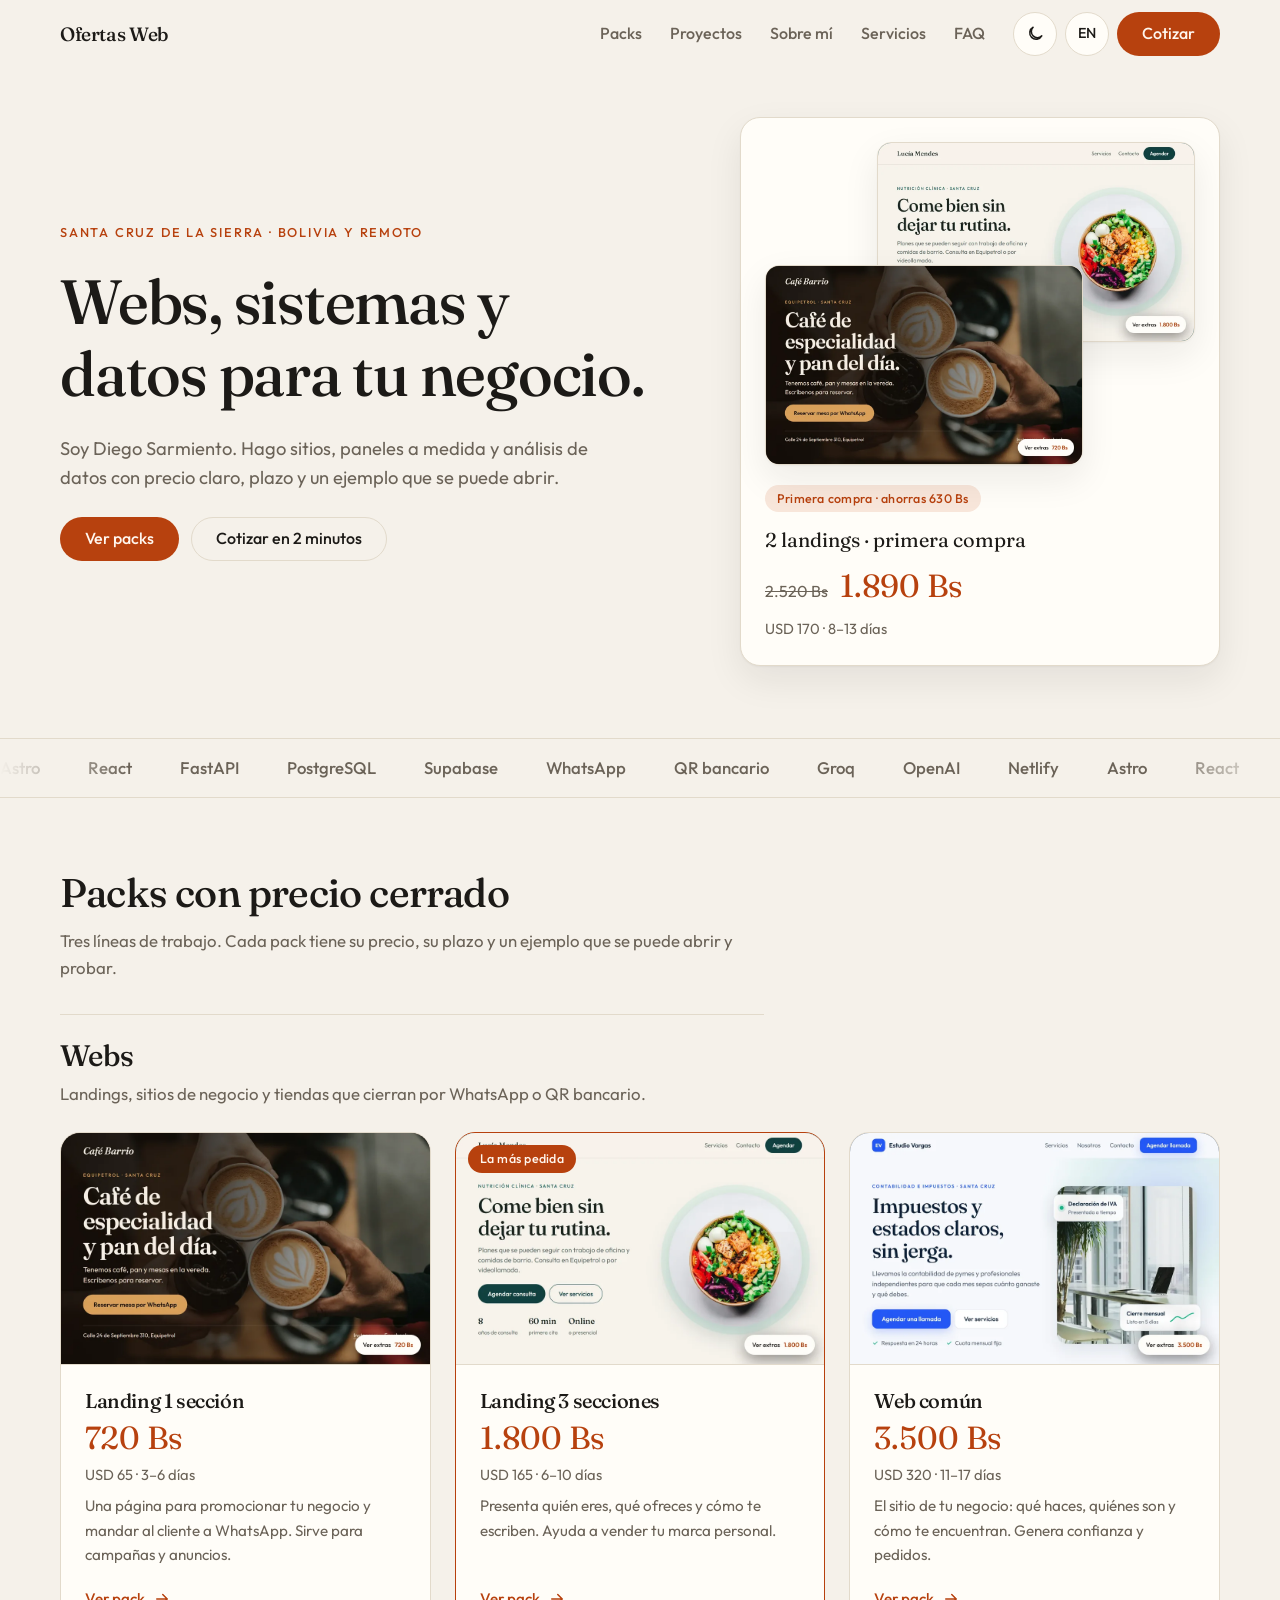
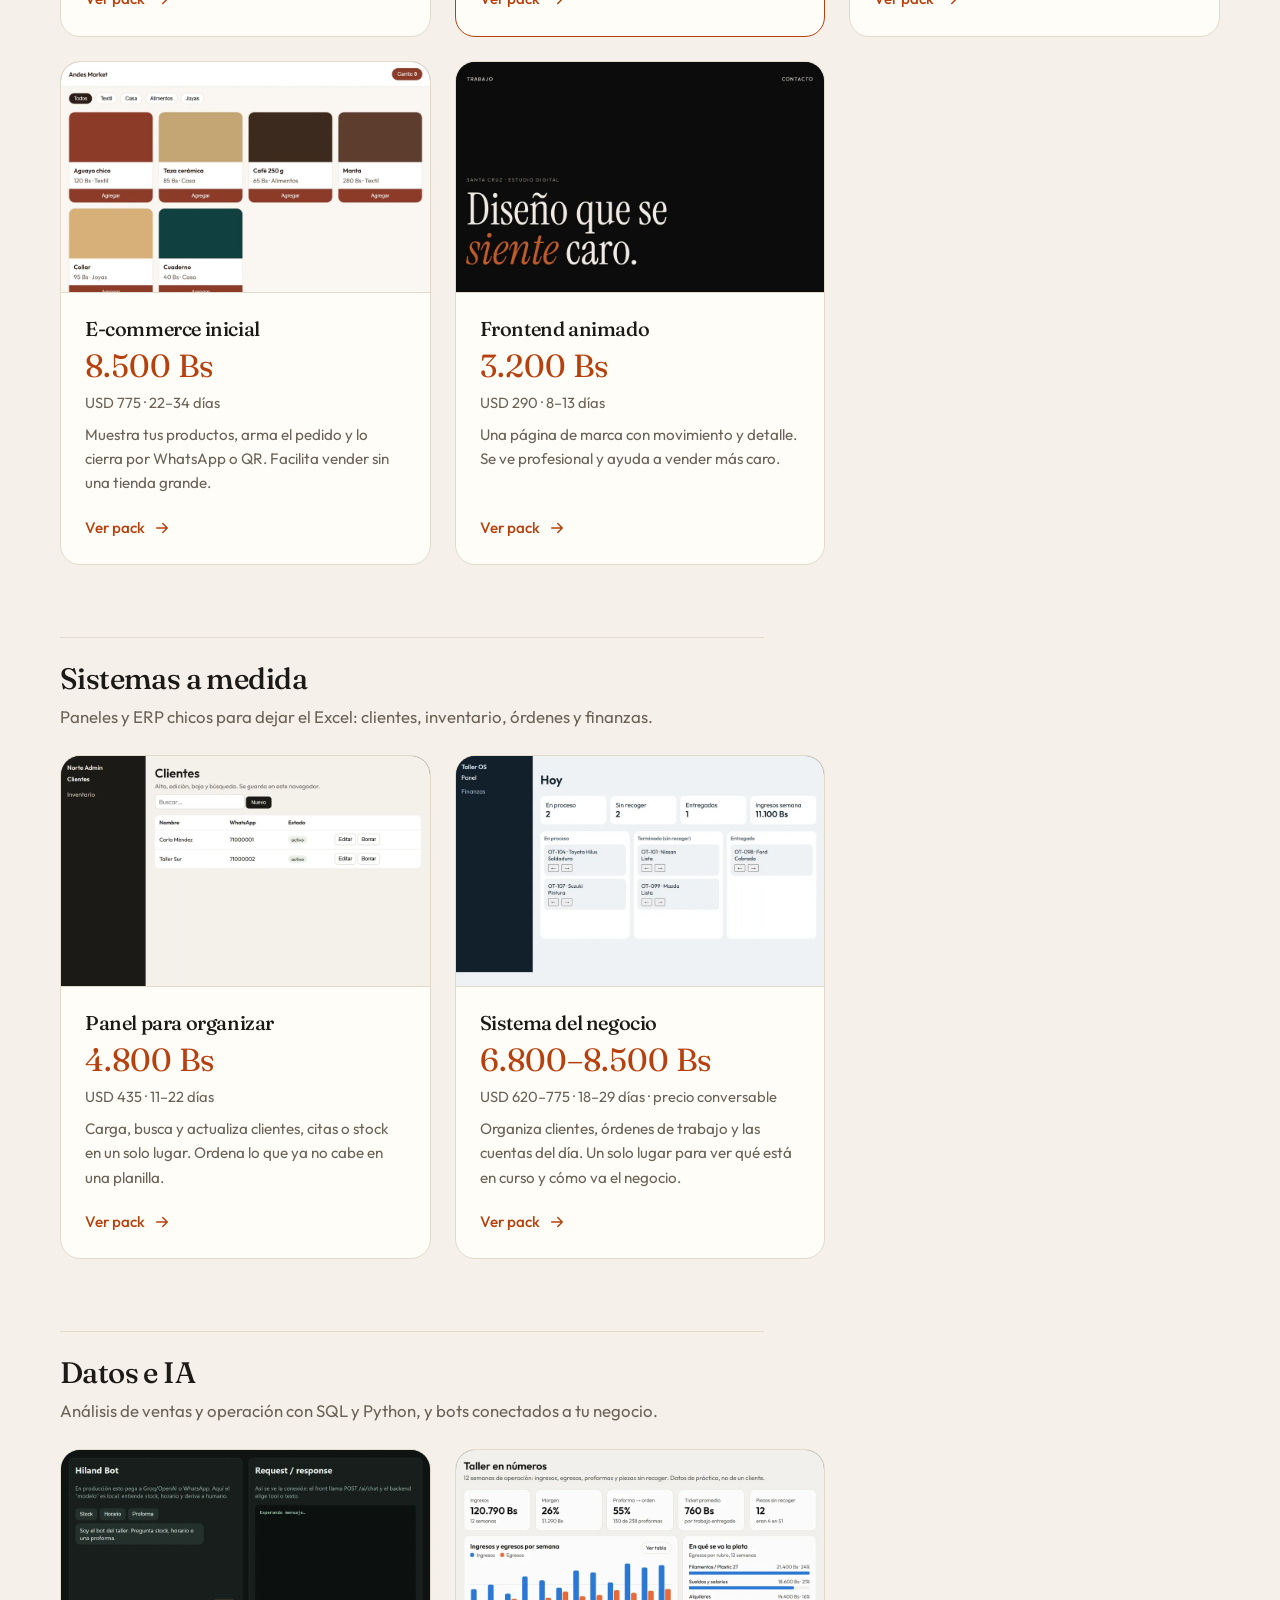
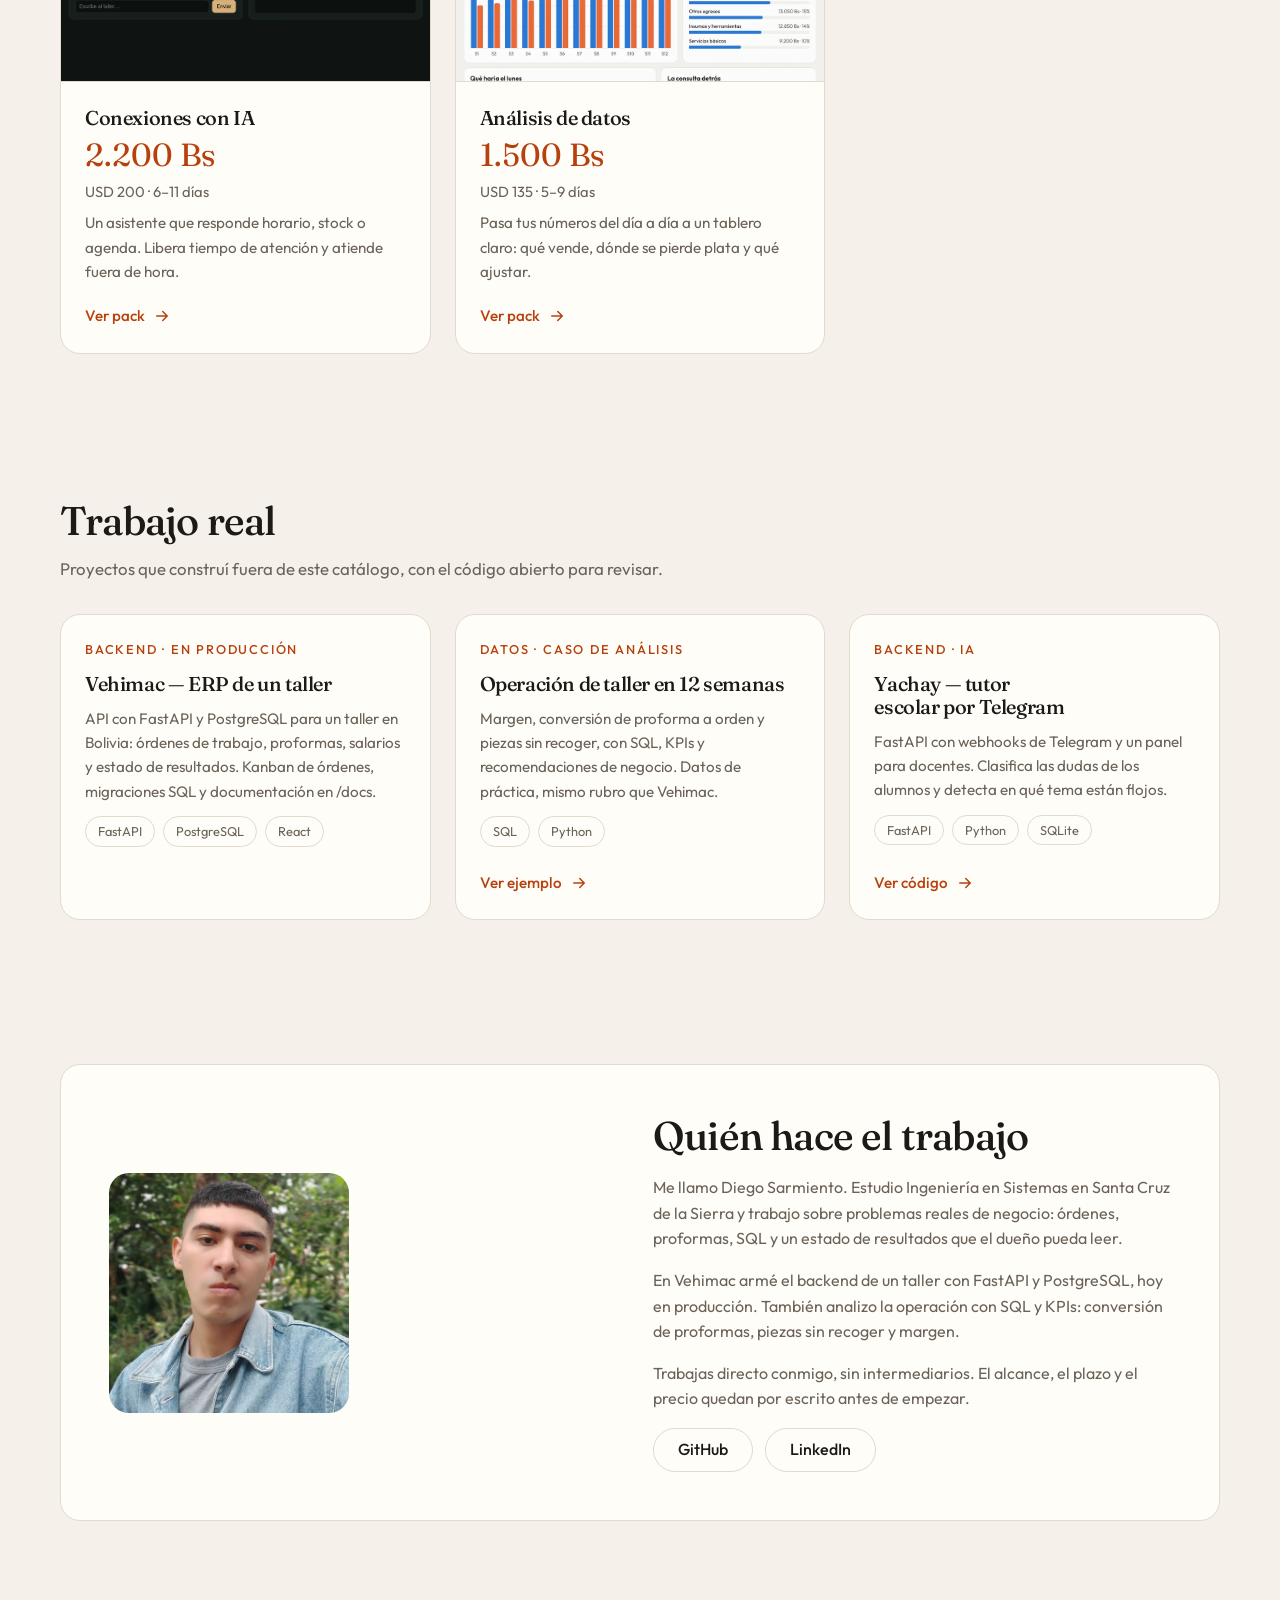
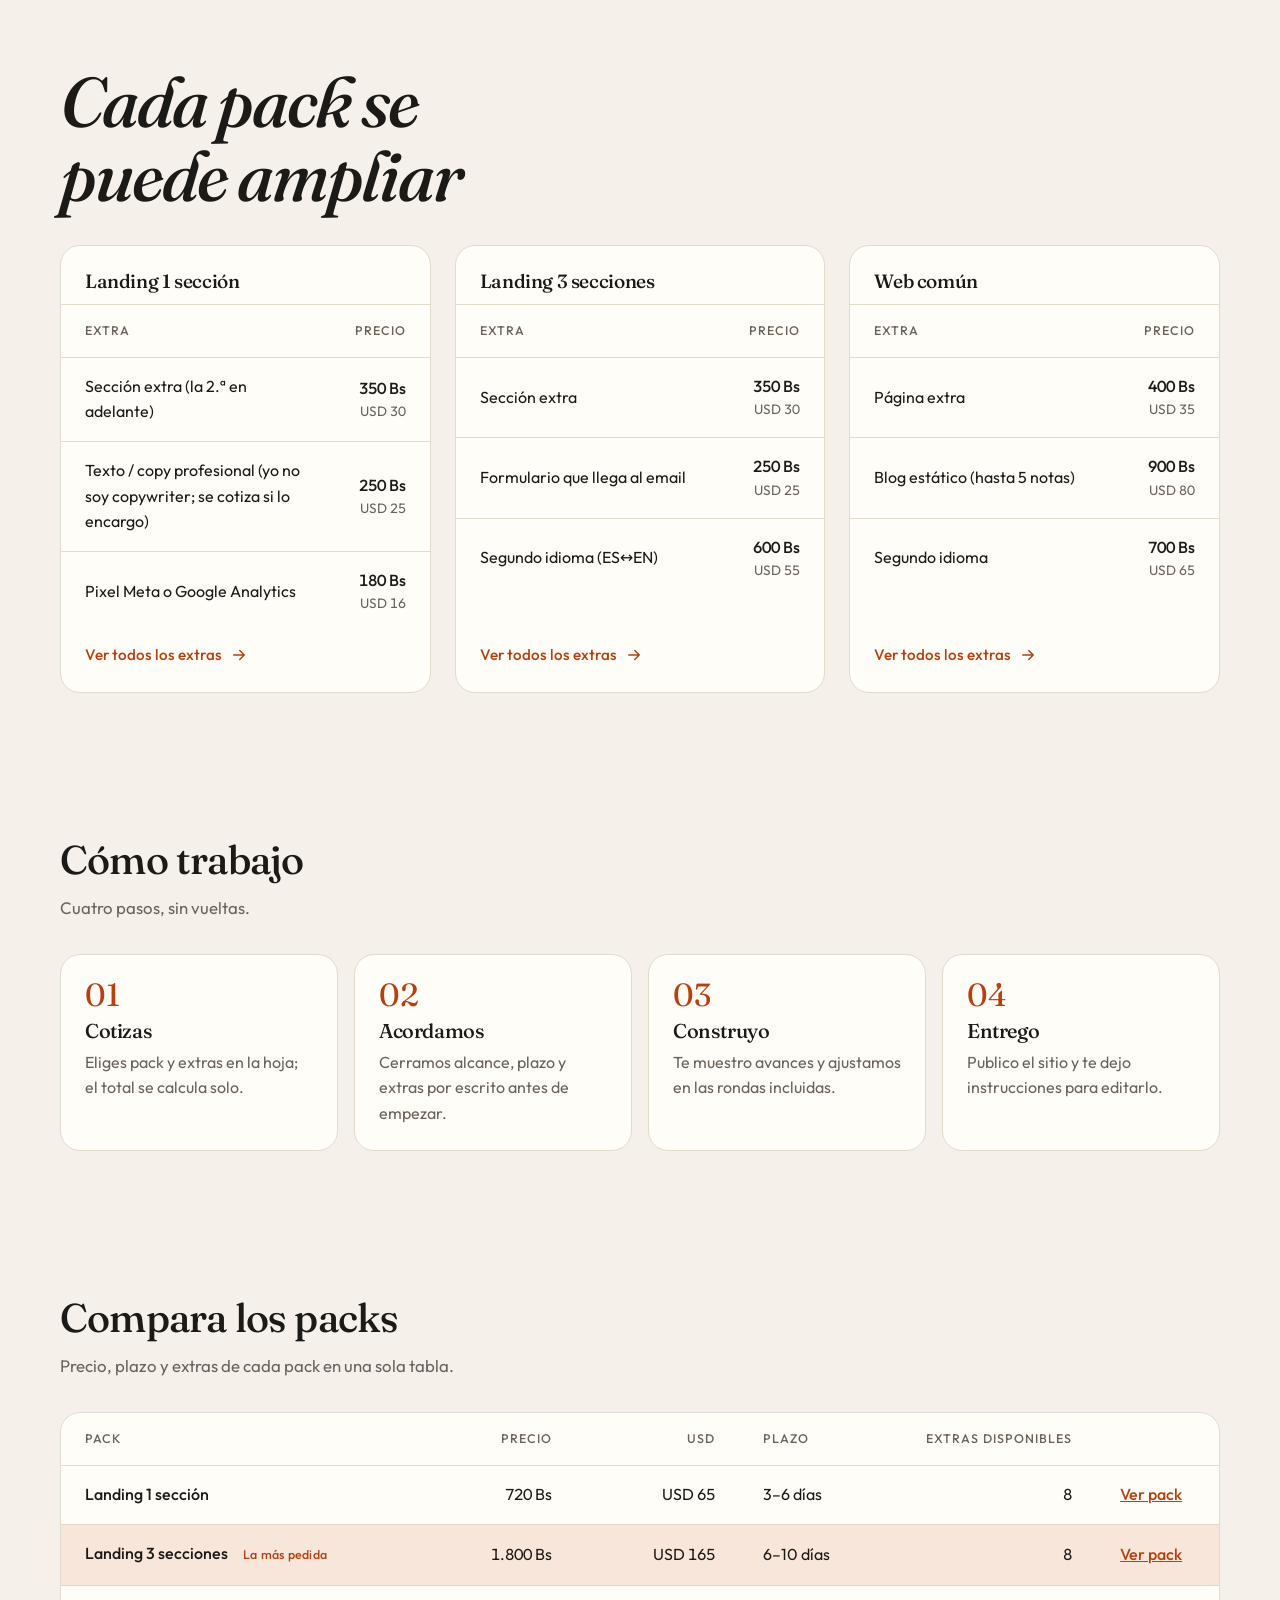
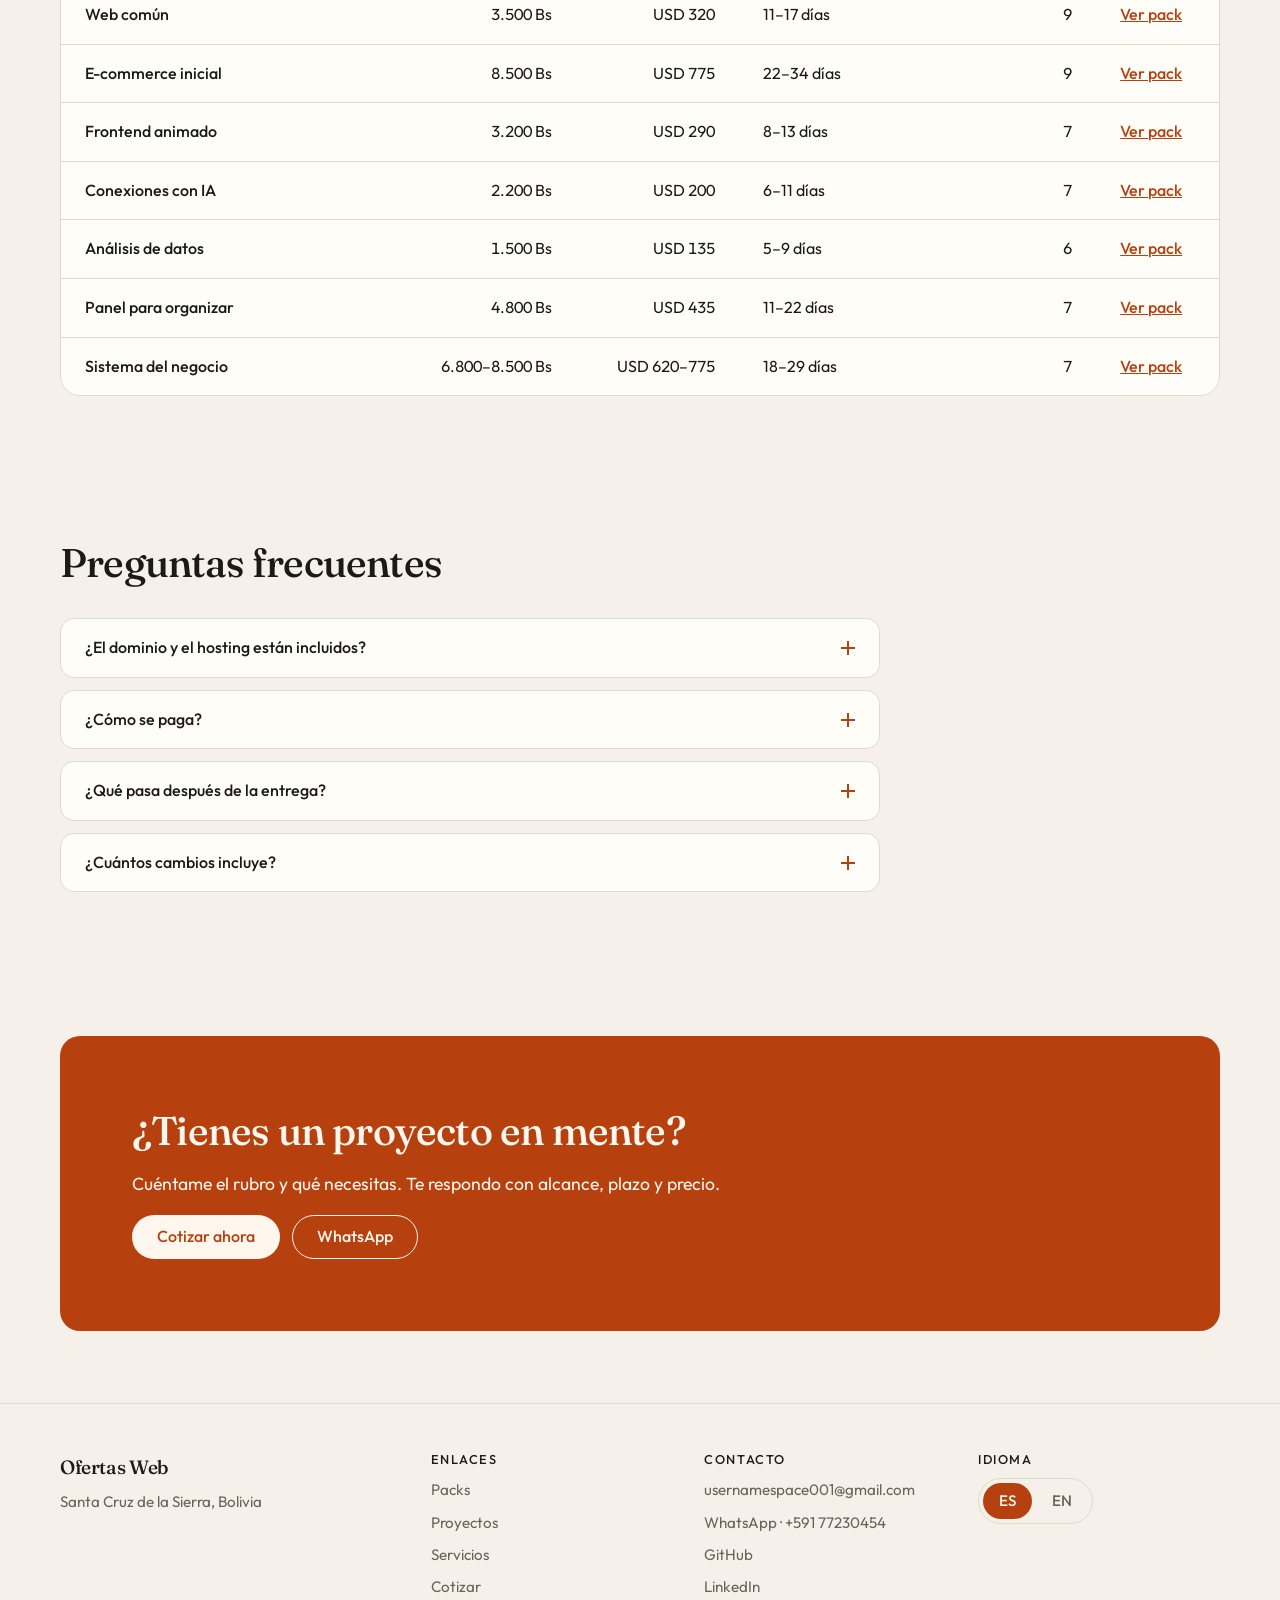
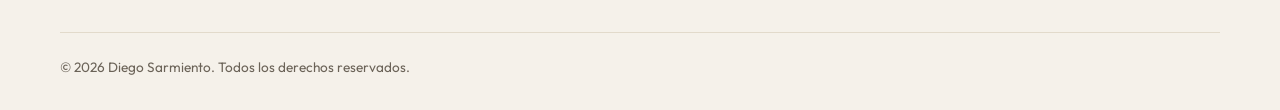
<file: index.html>
<!DOCTYPE html>
<html lang="es">
  <head>
    <meta charset="UTF-8" />
    <meta name="viewport" content="width=device-width, initial-scale=1" />
    <title data-i18n="pageTitleHome">Diego Sarmiento · Páginas web, sistemas y análisis de datos en Santa Cruz, Bolivia</title>
    <meta name="description" content="Páginas web, sistemas a medida y análisis de datos para negocios en Santa Cruz de la Sierra y remoto. Precio en bolivianos y dólares, plazo claro y un ejemplo que se puede abrir." />
    <meta name="author" content="Diego Sarmiento" />
    <meta name="theme-color" content="#F5F1EA" />
    <meta property="og:type" content="website" />
    <meta property="og:site_name" content="Ofertas Web" />
    <meta property="og:locale" content="es_BO" />
    <meta property="og:title" content="Diego Sarmiento · Webs, sistemas y datos para tu negocio" />
    <meta property="og:description" content="Packs con precio cerrado, plazo y un ejemplo que se puede abrir. Santa Cruz de la Sierra, Bolivia y remoto." />
    <meta property="og:url" content="https://ofertas-web-diego.netlify.app/" />
    <meta property="og:image" content="https://ofertas-web-diego.netlify.app/assets/img/og.png" />
    <meta property="og:image:alt" content="Diego Sarmiento · Webs, sistemas y datos para tu negocio" />
    <meta property="og:image:width" content="1200" />
    <meta property="og:image:height" content="630" />
    <meta name="twitter:card" content="summary_large_image" />
    <meta name="twitter:image" content="https://ofertas-web-diego.netlify.app/assets/img/og.png" />
    <link rel="canonical" href="https://ofertas-web-diego.netlify.app/" />
    <link rel="icon" href="favicon.svg" type="image/svg+xml" />
    <link rel="preconnect" href="https://fonts.googleapis.com" />
    <link rel="preconnect" href="https://fonts.gstatic.com" crossorigin />
    <link href="https://fonts.googleapis.com/css2?family=Fraunces:ital,opsz,wght@0,9..144,500;1,9..144,500&family=Outfit:wght@400;500&display=swap" rel="stylesheet" />
    <link rel="stylesheet" href="assets/css/styles.css" />
    <script src="assets/js/theme-boot.js"></script>
    <script type="application/ld+json">
      {
        "@context": "https://schema.org",
        "@type": "ProfessionalService",
        "name": "Ofertas Web — Diego Sarmiento",
        "url": "https://ofertas-web-diego.netlify.app/",
        "image": "https://ofertas-web-diego.netlify.app/assets/img/og.png",
        "description": "Páginas web, sistemas a medida y análisis de datos para negocios.",
        "telephone": "+59177230454",
        "priceRange": "Bs 720 – Bs 10.000",
        "address": { "@type": "PostalAddress", "addressLocality": "Santa Cruz de la Sierra", "addressCountry": "BO" },
        "areaServed": ["Bolivia", "Remoto"],
        "founder": { "@type": "Person", "name": "Diego Sarmiento" },
        "sameAs": ["https://github.com/degosenpai211", "https://www.linkedin.com/in/diego-a-sarmiento-osinaga-425980344"]
      }
    </script>
  </head>
  <body>
    <header class="site-header" id="site-header"></header>
    <main>
      <section class="hero" id="hero">
        <div class="wrap hero-layout">
          <div class="hero-copy reveal">
            <p class="eyebrow" data-i18n="heroEyebrow">Santa Cruz de la Sierra · Bolivia y remoto</p>
            <h1 class="hero-title" data-i18n="heroTitle">Webs, sistemas y datos para tu negocio.</h1>
            <p class="hero-lead" data-i18n="heroLead">Soy Diego Sarmiento. Hago sitios, paneles a medida y análisis de datos con precio claro, plazo y un ejemplo que se puede abrir.</p>
            <div class="button-row">
              <a class="btn btn-primary" href="#packs" data-i18n="heroCtaPacks">Ver packs</a>
              <a class="btn btn-secondary" href="cotizar.html" data-i18n="heroCtaQuote">Cotizar en 2 minutos</a>
            </div>
          </div>
          <div class="hero-offer reveal" id="hero-offer"></div>
        </div>
      </section>

      <section class="tech-strip" aria-labelledby="tech-title">
        <h2 class="visually-hidden" id="tech-title" data-i18n="techTitle">Tecnologías con las que trabajo</h2>
        <div class="marquee" id="tech-marquee"></div>
      </section>

      <section class="section" id="packs">
        <div class="wrap">
          <div class="section-head reveal">
            <h2 class="section-title" data-i18n="packsTitle">Packs con precio cerrado</h2>
            <p class="section-lead" data-i18n="packsLead">Tres líneas de trabajo. Cada pack tiene su precio, su plazo y un ejemplo que se puede abrir y probar.</p>
          </div>
          <div class="pack-groups" id="pack-groups"></div>
        </div>
      </section>

      <section class="section" id="proyectos">
        <div class="wrap">
          <div class="section-head reveal">
            <h2 class="section-title" data-i18n="projectsTitle">Trabajo real</h2>
            <p class="section-lead" data-i18n="projectsLead">Proyectos que construí fuera de este catálogo, con el código abierto para revisar.</p>
          </div>
          <div class="project-grid" id="project-grid"></div>
        </div>
      </section>

      <section class="section" id="sobre-mi">
        <div class="wrap" id="about-box"></div>
      </section>

      <section class="section" id="modificaciones">
        <div class="wrap">
          <h2 class="mods-heading reveal" data-i18n="modsTitle">Cada pack se puede ampliar</h2>
          <div class="extras-grid" id="mods-grid"></div>
        </div>
      </section>

      <section class="section" id="proceso">
        <div class="wrap">
          <div class="section-head reveal">
            <h2 class="section-title" data-i18n="processTitle">Cómo trabajo</h2>
            <p class="section-lead" data-i18n="processLead">Cuatro pasos, sin vueltas.</p>
          </div>
          <ol class="steps" id="process-steps"></ol>
        </div>
      </section>

      <section class="section" id="comparar">
        <div class="wrap">
          <div class="section-head reveal">
            <h2 class="section-title" data-i18n="compareTitle">Compara los packs</h2>
            <p class="section-lead" data-i18n="compareLead">Precio, plazo y extras de cada pack en una sola tabla.</p>
          </div>
          <div class="table-scroll reveal" id="compare-table"></div>
        </div>
      </section>

      <section class="section" id="faq">
        <div class="wrap">
          <div class="section-head reveal">
            <h2 class="section-title" data-i18n="faqTitle">Preguntas frecuentes</h2>
          </div>
          <div class="faq-list" id="faq-list"></div>
        </div>
      </section>

      <section class="section" id="cta-final">
        <div class="wrap" id="cta-final-box"></div>
      </section>
    </main>
    <footer class="site-footer" id="site-footer"></footer>
    <a class="btn btn-primary mobile-quote" id="mobile-quote" href="cotizar.html" data-i18n="mobileQuote">Cotizar</a>
    <noscript><p class="wrap">Este sitio necesita JavaScript para mostrar los packs y la cotización. Escríbeme por WhatsApp al +591 77230454.</p></noscript>
    <script type="module" src="assets/js/main.js"></script>
  </body>
</html>
</file>
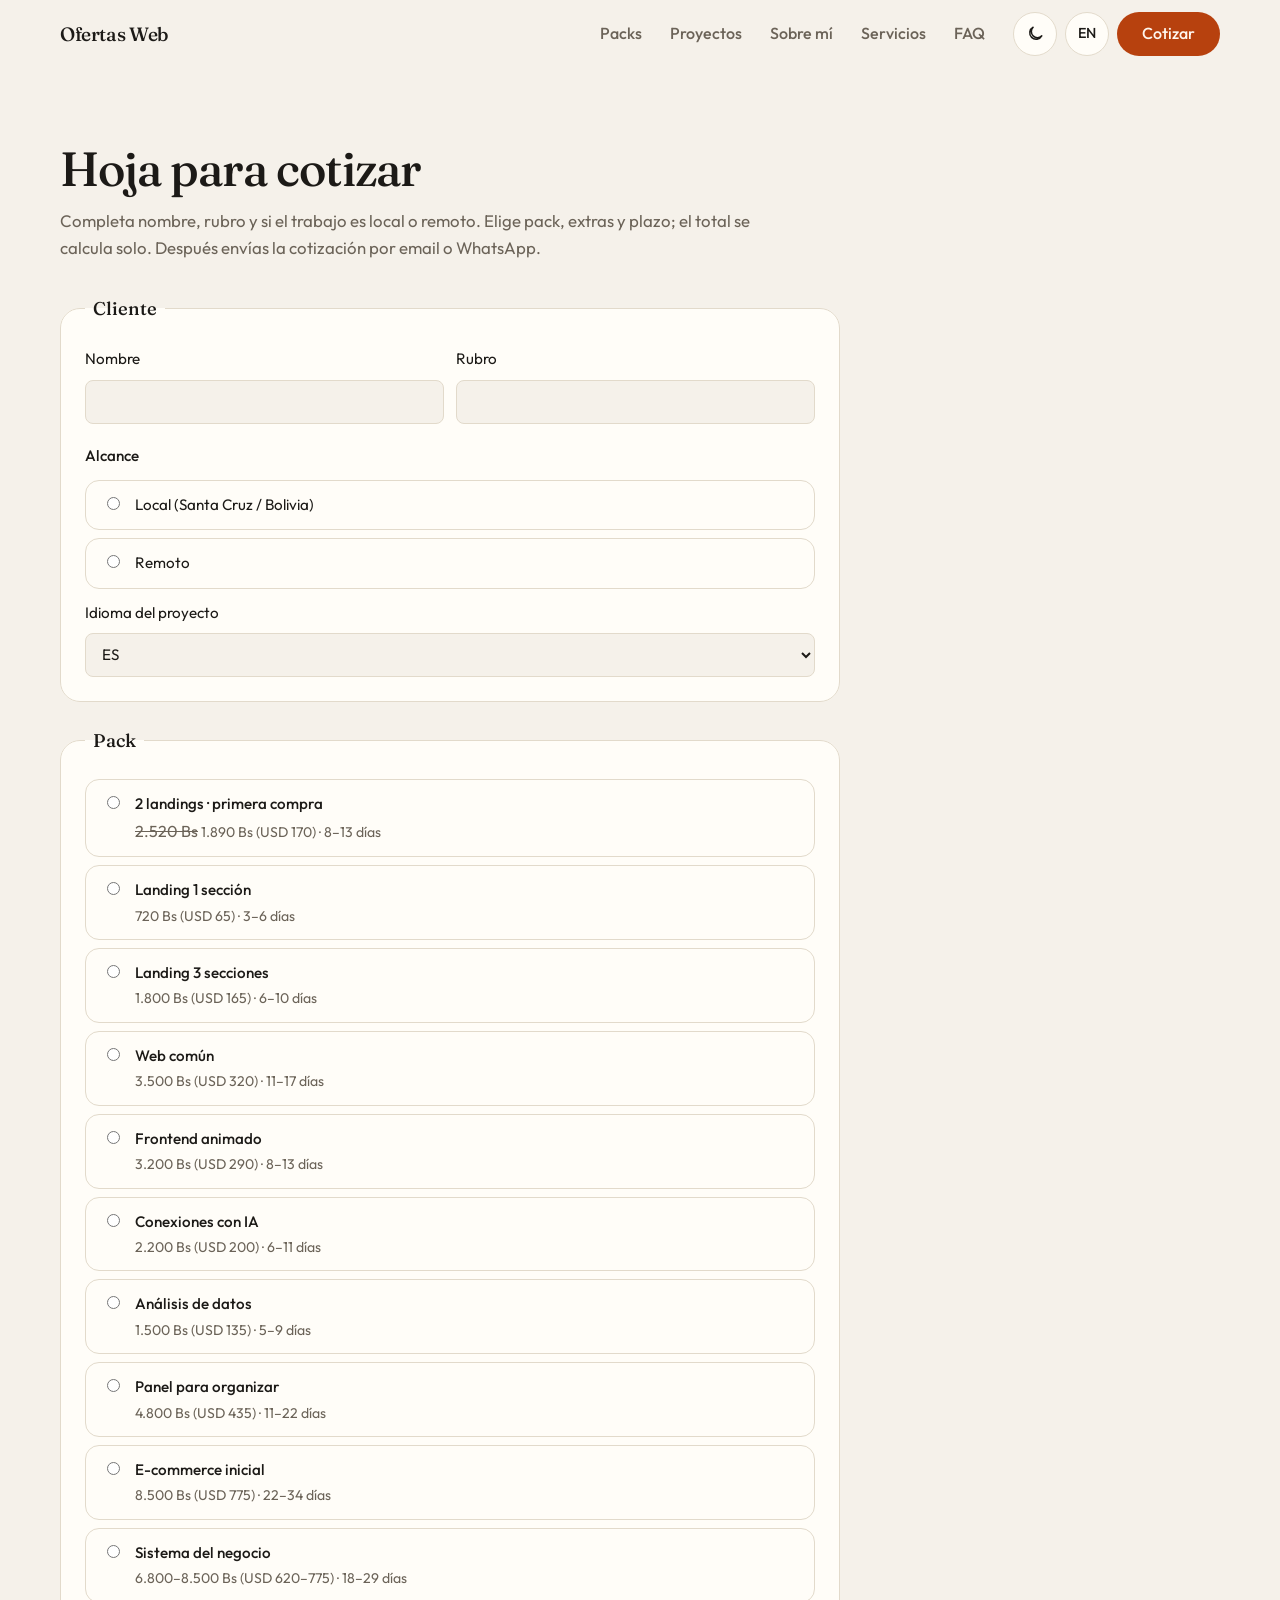
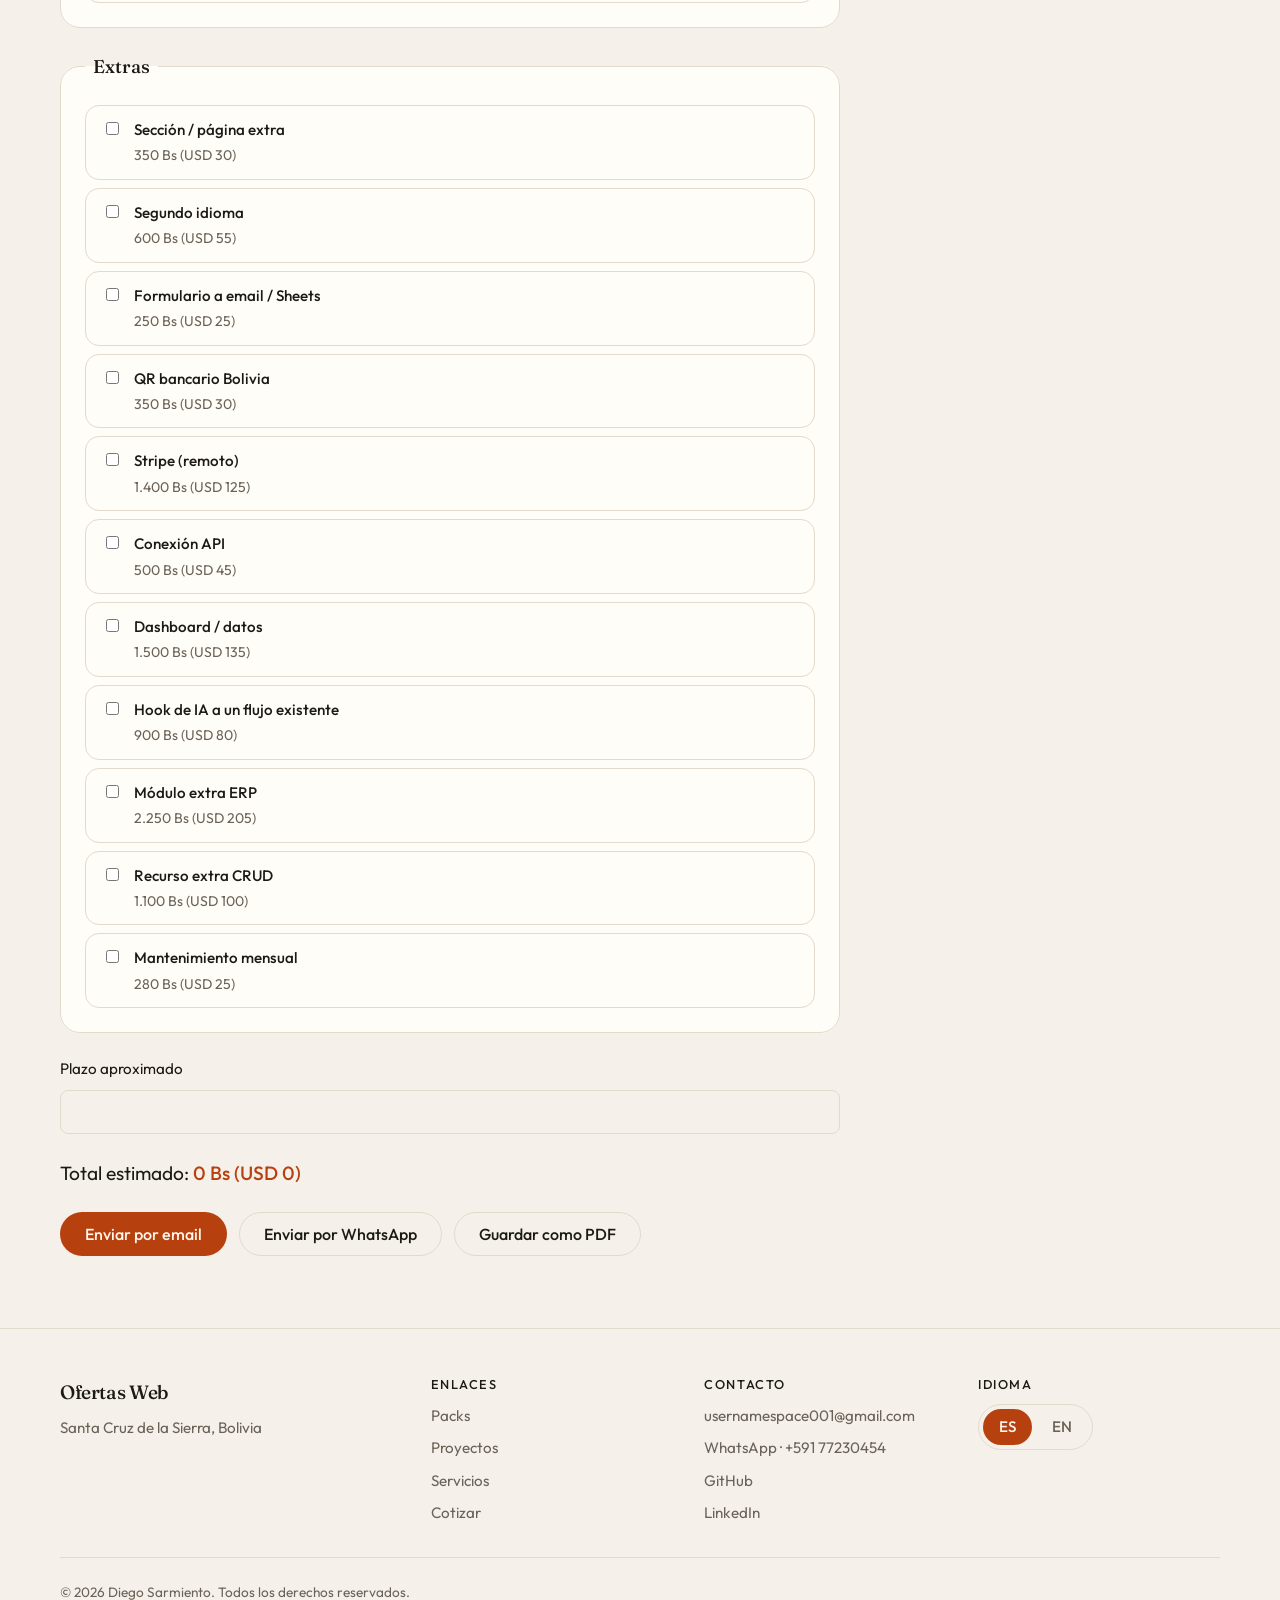
<file: cotizar.html>
<!DOCTYPE html>
<html lang="es">
  <head>
    <meta charset="UTF-8" />
    <meta name="viewport" content="width=device-width, initial-scale=1" />
    <title data-i18n="pageTitleQuote">Cotizar · Ofertas Web</title>
    <meta name="description" content="Arma tu cotización en 2 minutos: elige pack y extras, el total se calcula solo y lo envías por WhatsApp o email." />
    <meta name="theme-color" content="#F5F1EA" />
    <meta property="og:type" content="website" />
    <meta property="og:title" content="Cotizar · Ofertas Web" />
    <meta property="og:description" content="Arma tu cotización en 2 minutos: elige pack y extras, el total se calcula solo y lo envías por WhatsApp o email." />
    <meta property="og:url" content="https://ofertas-web-diego.netlify.app/cotizar.html" />
    <meta property="og:site_name" content="Ofertas Web" />
    <meta property="og:locale" content="es_BO" />
    <meta property="og:image" content="https://ofertas-web-diego.netlify.app/assets/img/og.png" />
    <meta property="og:image:width" content="1200" />
    <meta property="og:image:height" content="630" />
    <meta property="og:image:alt" content="Diego Sarmiento · Webs, sistemas y datos para tu negocio" />
    <meta name="twitter:card" content="summary_large_image" />
    <meta name="twitter:image" content="https://ofertas-web-diego.netlify.app/assets/img/og.png" />
    <link rel="canonical" href="https://ofertas-web-diego.netlify.app/cotizar.html" />
    <link rel="icon" href="favicon.svg" type="image/svg+xml" />
    <link rel="preconnect" href="https://fonts.googleapis.com" />
    <link rel="preconnect" href="https://fonts.gstatic.com" crossorigin />
    <link href="https://fonts.googleapis.com/css2?family=Fraunces:ital,opsz,wght@0,9..144,500;1,9..144,500&family=Outfit:wght@400;500&display=swap" rel="stylesheet" />
    <link rel="stylesheet" href="assets/css/styles.css" />
    <script src="assets/js/theme-boot.js"></script>
  </head>
  <body>
    <header class="site-header" id="site-header"></header>
    <main>
      <section class="section">
        <div class="wrap">
          <div class="section-head">
            <h1 class="page-title" data-i18n="quoteTitle"></h1>
            <p class="section-lead" data-i18n="quoteLead"></p>
          </div>
          <form id="quote-form" class="quote-form"></form>
        </div>
      </section>
    </main>
    <footer class="site-footer" id="site-footer"></footer>
    <script type="module" src="assets/js/main.js"></script>
  </body>
</html>
</file>
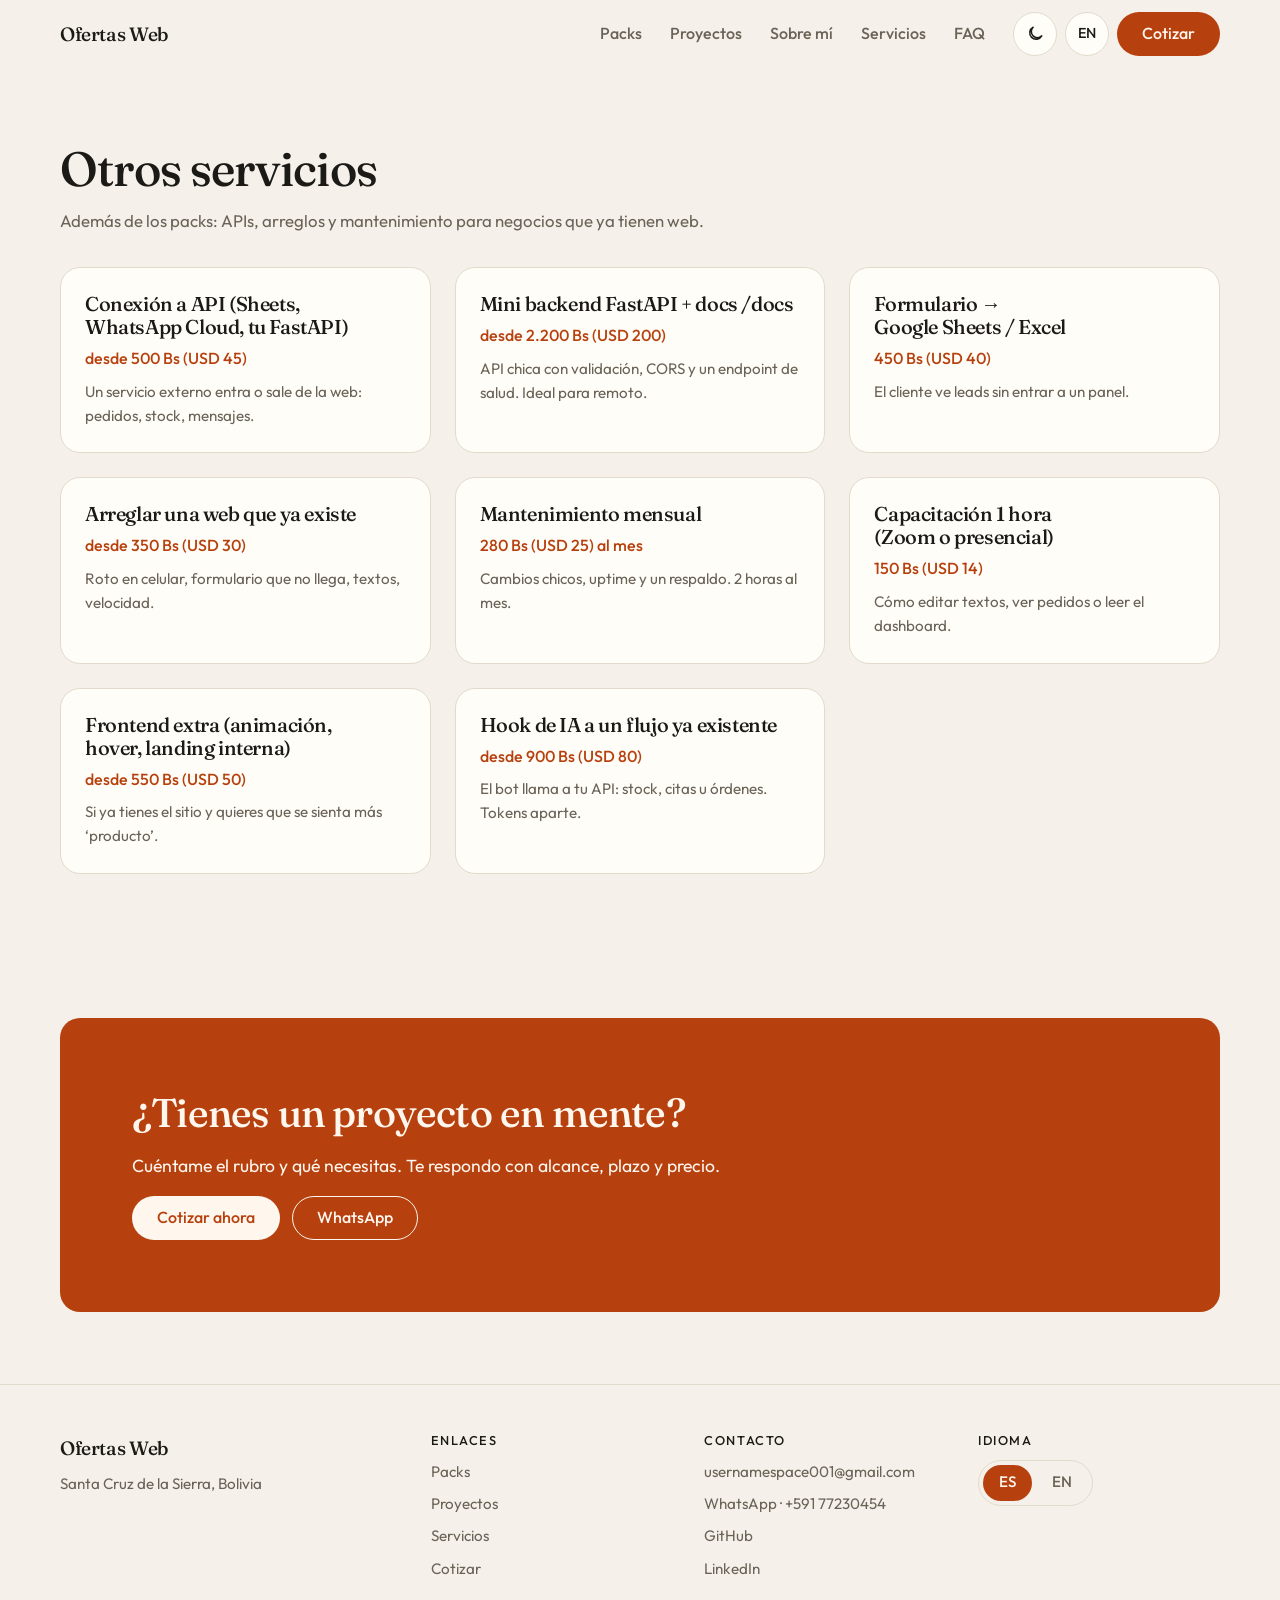
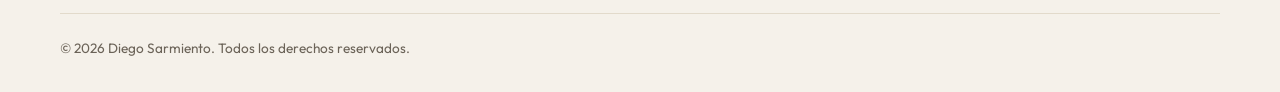
<file: servicios.html>
<!DOCTYPE html>
<html lang="es">
  <head>
    <meta charset="UTF-8" />
    <meta name="viewport" content="width=device-width, initial-scale=1" />
    <title data-i18n="pageTitleServices">Otros servicios · Ofertas Web</title>
    <meta name="description" content="Conexión a APIs, mini backend, arreglos de webs existentes, mantenimiento mensual y capacitación, con precio en bolivianos y dólares." />
    <meta name="theme-color" content="#F5F1EA" />
    <meta property="og:type" content="website" />
    <meta property="og:title" content="Otros servicios · Ofertas Web" />
    <meta property="og:description" content="Conexión a APIs, mini backend, arreglos de webs existentes, mantenimiento mensual y capacitación, con precio en bolivianos y dólares." />
    <meta property="og:url" content="https://ofertas-web-diego.netlify.app/servicios.html" />
    <meta property="og:site_name" content="Ofertas Web" />
    <meta property="og:locale" content="es_BO" />
    <meta property="og:image" content="https://ofertas-web-diego.netlify.app/assets/img/og.png" />
    <meta property="og:image:width" content="1200" />
    <meta property="og:image:height" content="630" />
    <meta property="og:image:alt" content="Diego Sarmiento · Webs, sistemas y datos para tu negocio" />
    <meta name="twitter:card" content="summary_large_image" />
    <meta name="twitter:image" content="https://ofertas-web-diego.netlify.app/assets/img/og.png" />
    <link rel="canonical" href="https://ofertas-web-diego.netlify.app/servicios.html" />
    <link rel="icon" href="favicon.svg" type="image/svg+xml" />
    <link rel="preconnect" href="https://fonts.googleapis.com" />
    <link rel="preconnect" href="https://fonts.gstatic.com" crossorigin />
    <link href="https://fonts.googleapis.com/css2?family=Fraunces:ital,opsz,wght@0,9..144,500;1,9..144,500&family=Outfit:wght@400;500&display=swap" rel="stylesheet" />
    <link rel="stylesheet" href="assets/css/styles.css" />
    <script src="assets/js/theme-boot.js"></script>
  </head>
  <body>
    <header class="site-header" id="site-header"></header>
    <main>
      <section class="section">
        <div class="wrap">
          <div class="section-head reveal">
            <h1 class="page-title" data-i18n="servicesTitle"></h1>
            <p class="section-lead" data-i18n="servicesLead"></p>
          </div>
          <div class="card-grid" id="jobs-grid"></div>
        </div>
      </section>
      <section class="section">
        <div class="wrap" id="cta-final-box"></div>
      </section>
    </main>
    <footer class="site-footer" id="site-footer"></footer>
    <script type="module" src="assets/js/main.js"></script>
  </body>
</html>
</file>
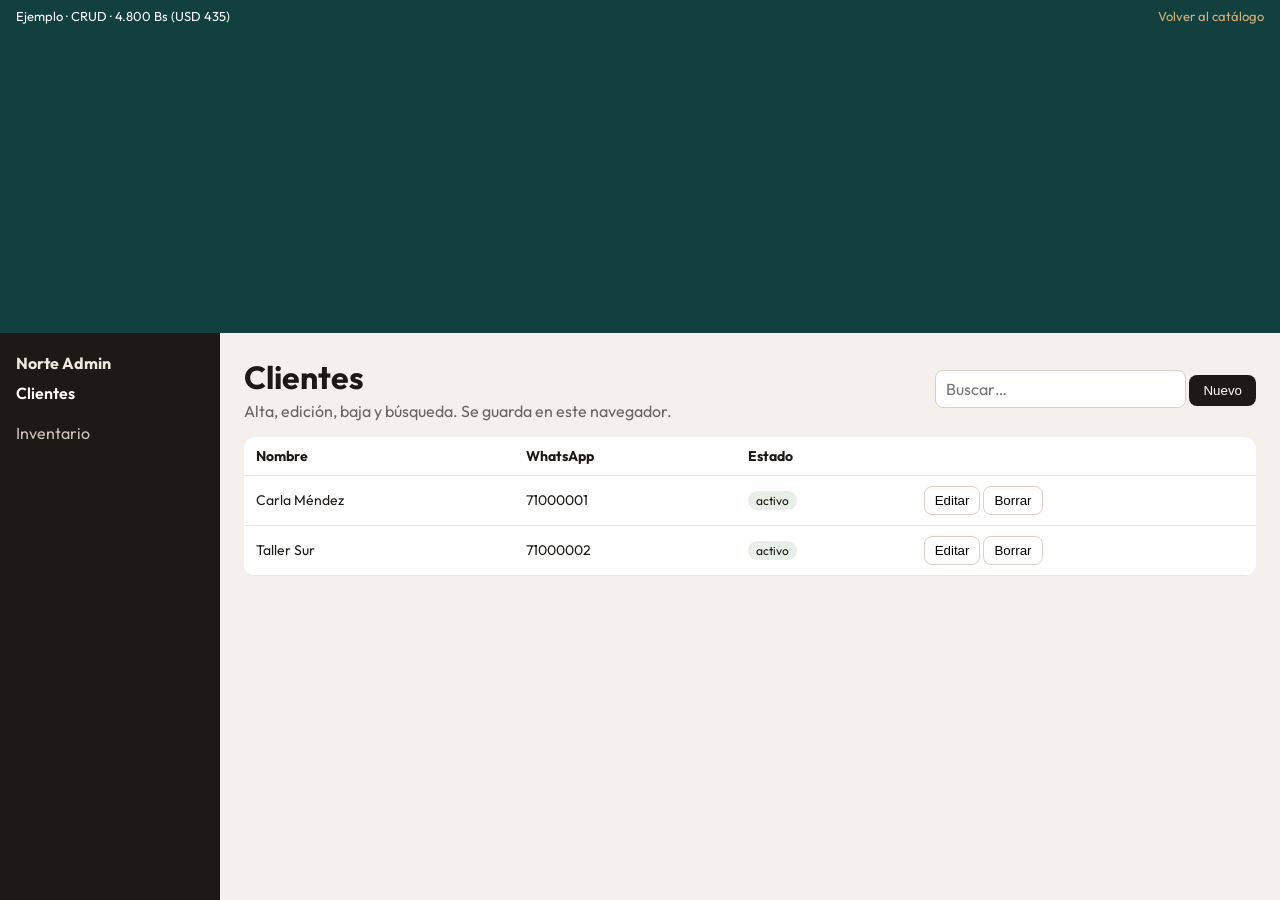
<file: ejemplos/crud.html>
<!DOCTYPE html>
<html lang="es">
  <head>
    <meta charset="UTF-8" />
    <meta name="viewport" content="width=device-width, initial-scale=1" />
    <meta name="robots" content="noindex" />
    <title>Panel Norte — CRUD</title>
    <link rel="stylesheet" href="demo.css" />
    <link href="https://fonts.googleapis.com/css2?family=Outfit:wght@400;500;600&display=swap" rel="stylesheet" />
    <style>
      body { margin:0; font-family:Outfit,sans-serif; background:#f4f1ec; color:#1c1916; display:grid; grid-template-columns:220px 1fr; min-height:100vh; }
      .demo { grid-column:1/-1; }
      aside { background:#1c1916; color:#efe8df; padding:20px 16px; }
      aside button { display:block; width:100%; text-align:left; background:transparent; border:0; color:#cfc6ba; padding:10px 0; cursor:pointer; font:inherit; }
      aside button.on { color:#fff; font-weight:600; }
      main { padding:24px; }
      .toolbar { display:flex; justify-content:space-between; gap:12px; flex-wrap:wrap; align-items:center; }
      button.primary { background:#1c1916; color:#fff; border:0; border-radius:8px; padding:8px 14px; cursor:pointer; }
      input, select { font:inherit; border:1px solid #d9d1c7; border-radius:8px; padding:8px 10px; }
      table { width:100%; border-collapse:collapse; margin-top:16px; background:#fff; border-radius:12px; overflow:hidden; }
      th, td { text-align:left; padding:10px 12px; border-bottom:1px solid #eee7de; font-size:14px; }
      .ghost { background:#fff; border:1px solid #d9d1c7; border-radius:8px; padding:6px 10px; cursor:pointer; }
      dialog { border:0; border-radius:12px; padding:20px; width:min(420px,92vw); }
      dialog form { display:grid; gap:10px; }
      .toast { position:fixed; bottom:16px; right:16px; background:#1c1916; color:#fff; padding:10px 14px; border-radius:8px; display:none; }
      .empty { padding:24px; color:#6b645c; }
      .pill { font-size:12px; padding:2px 8px; border-radius:999px; background:#e8efe6; }
      .pill.off { background:#f0e4e0; }
      @media (max-width:700px) { body { grid-template-columns:1fr; } }
    </style>
  </head>
  <body>
    <div class="demo"><span>Ejemplo · CRUD · 4.800 Bs (USD 435)</span><a href="../index.html">Volver al catálogo</a></div>
    <aside>
      <strong>Norte Admin</strong>
      <button class="on" data-tab="clientes" type="button">Clientes</button>
      <button data-tab="productos" type="button">Inventario</button>
    </aside>
    <main>
      <div class="toolbar">
        <div>
          <h1 id="title" style="margin:0">Clientes</h1>
          <p style="color:#6b645c;margin:4px 0 0">Alta, edición, baja y búsqueda. Se guarda en este navegador.</p>
        </div>
        <div>
          <input id="q" placeholder="Buscar…" />
          <button class="primary" id="nuevo" type="button">Nuevo</button>
        </div>
      </div>
      <table>
        <thead id="head"></thead>
        <tbody id="rows"></tbody>
      </table>
    </main>
    <dialog id="dlg">
      <form method="dialog" id="form"></form>
    </dialog>
    <div class="toast" id="toast"></div>
    <script src="embed.js"></script>
    <script>
      const db = {
        clientes: JSON.parse(localStorage.getItem("norte-c") || "null") || [
          { id: "1", nombre: "Carla Méndez", whatsapp: "71000001", estado: "activo" },
          { id: "2", nombre: "Taller Sur", whatsapp: "71000002", estado: "activo" },
        ],
        productos: JSON.parse(localStorage.getItem("norte-p") || "null") || [
          { id: "1", nombre: "Pastillas de freno", stock: 3, precio: 180 },
          { id: "2", nombre: "Filtro de aceite", stock: 11, precio: 45 },
        ],
      }
      let tab = "clientes"
      let editing = null
      const schemas = {
        clientes: [
          ["nombre", "Nombre"],
          ["whatsapp", "WhatsApp"],
          ["estado", "Estado"],
        ],
        productos: [
          ["nombre", "Nombre"],
          ["stock", "Stock"],
          ["precio", "Precio Bs"],
        ],
      }
      function persist() {
        localStorage.setItem("norte-c", JSON.stringify(db.clientes))
        localStorage.setItem("norte-p", JSON.stringify(db.productos))
      }
      function toast(msg) {
        const el = document.getElementById("toast")
        el.textContent = msg
        el.style.display = "block"
        setTimeout(() => { el.style.display = "none" }, 1400)
      }
      function render() {
        document.getElementById("title").textContent = tab === "clientes" ? "Clientes" : "Inventario"
        document.querySelectorAll("aside button").forEach((b) => b.classList.toggle("on", b.dataset.tab === tab))
        const cols = schemas[tab]
        document.getElementById("head").innerHTML = `<tr>${cols.map((c) => `<th>${c[1]}</th>`).join("")}<th></th></tr>`
        const q = document.getElementById("q").value.toLowerCase()
        const rows = db[tab].filter((r) => JSON.stringify(r).toLowerCase().includes(q))
        const body = document.getElementById("rows")
        if (!rows.length) {
          body.innerHTML = `<tr><td class="empty" colspan="5">No hay registros. Crea el primero.</td></tr>`
          return
        }
        body.innerHTML = rows.map((r) => `<tr>
          ${cols.map(([k]) => `<td>${k === "estado" ? `<span class="pill ${r[k] === "inactivo" ? "off" : ""}">${r[k]}</span>` : r[k]}</td>`).join("")}
          <td>
            <button class="ghost" data-edit="${r.id}">Editar</button>
            <button class="ghost" data-del="${r.id}">Borrar</button>
          </td>
        </tr>`).join("")
      }
      function openForm(row) {
        editing = row
        const cols = schemas[tab]
        const form = document.getElementById("form")
        form.innerHTML = `<h3>${row ? "Editar" : "Nuevo"}</h3>` + cols.map(([k, label]) => {
          if (k === "estado") {
            return `<select name="${k}"><option>activo</option><option>inactivo</option></select>`
          }
          const type = k === "stock" || k === "precio" ? "number" : "text"
          return `<input name="${k}" type="${type}" required placeholder="${label}" />`
        }).join("") + `<div><button class="primary" value="ok">Guardar</button> <button class="ghost" value="cancel">Cancelar</button></div>`
        if (row) cols.forEach(([k]) => { if (form[k]) form[k].value = row[k] })
        document.getElementById("dlg").showModal()
      }
      document.getElementById("q").oninput = render
      document.getElementById("nuevo").onclick = () => openForm(null)
      document.querySelectorAll("aside button").forEach((b) => {
        b.onclick = () => { tab = b.dataset.tab; document.getElementById("q").value = ""; render() }
      })
      document.getElementById("rows").onclick = (e) => {
        const id = e.target.dataset.edit || e.target.dataset.del
        if (!id) return
        if (e.target.dataset.del) {
          if (!confirm("¿Borrar este registro?")) return
          db[tab] = db[tab].filter((r) => r.id !== id)
          persist(); render(); toast("Eliminado")
        } else openForm(db[tab].find((r) => r.id === id))
      }
      document.getElementById("form").onsubmit = (e) => {
        if (e.submitter?.value !== "ok") return
        const data = {}
        schemas[tab].forEach(([k]) => {
          data[k] = k === "stock" || k === "precio" ? Number(e.target[k].value) : e.target[k].value
        })
        if (editing) Object.assign(editing, data)
        else db[tab].unshift({ id: String(Date.now()), ...data })
        persist(); render(); toast("Guardado")
      }
      render()
    </script>
  </body>
</html>
</file>
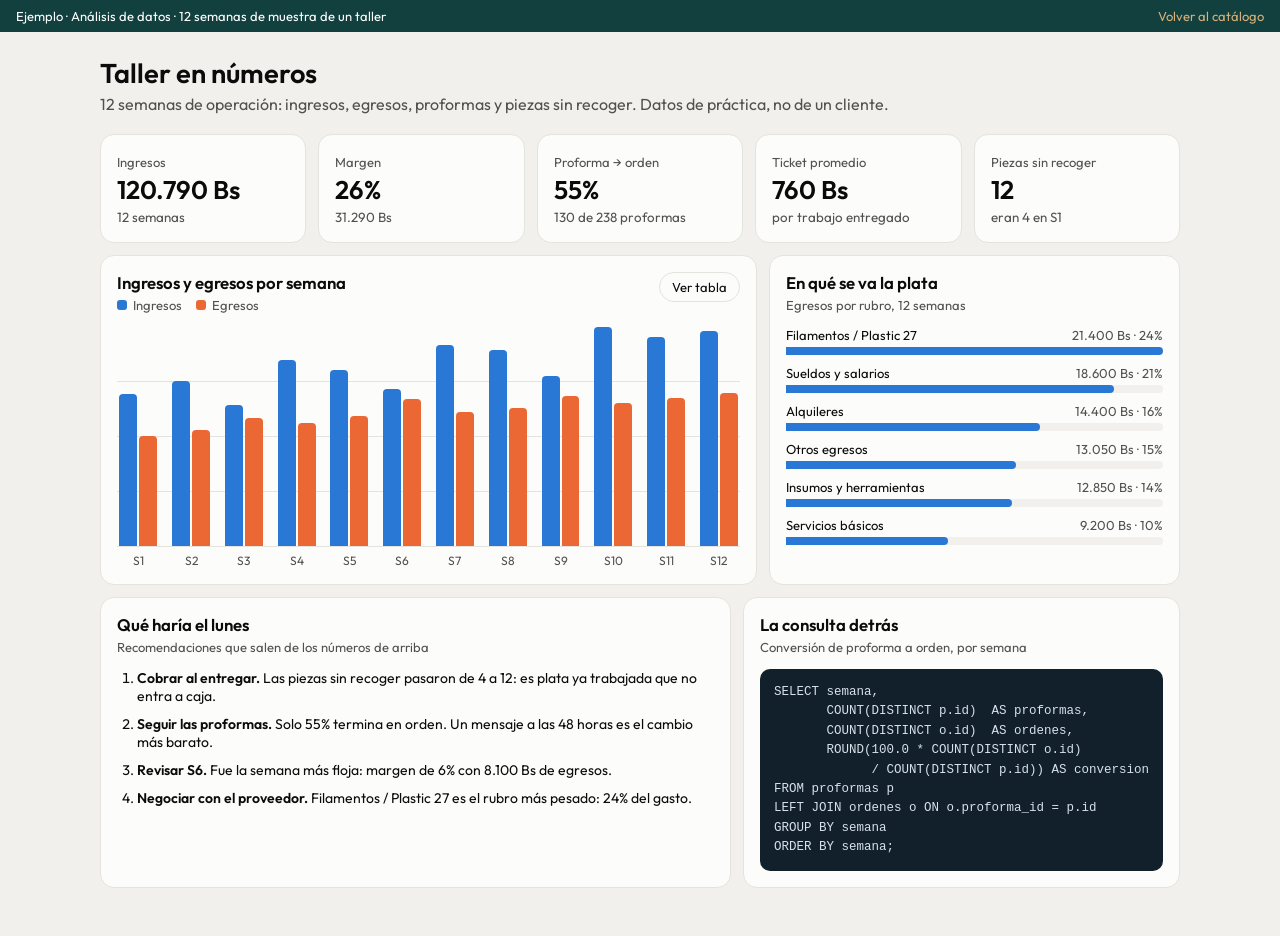
<file: ejemplos/datos.html>
<!DOCTYPE html>
<html lang="es">
  <head>
    <meta charset="UTF-8" />
    <meta name="viewport" content="width=device-width, initial-scale=1" />
    <title>Taller en números — Análisis de datos</title>
    <meta name="robots" content="noindex" />
    <link rel="stylesheet" href="demo.css" />
    <link href="https://fonts.googleapis.com/css2?family=Outfit:wght@400;500;600&display=swap" rel="stylesheet" />
    <style>
      :root { --surface:#fcfcfb; --ink:#0b0b0b; --ink-2:#52514e; --line:#e4e3de; --bg:#f1f0ec; --income:#2a78d6; --expense:#eb6834; }
      * { box-sizing:border-box; }
      body { margin:0; font-family:Outfit,sans-serif; background:var(--bg); color:var(--ink); }
      main { max-width:1120px; margin:0 auto; padding:24px 20px 48px; }
      h1 { margin:0; font-size:1.7rem; font-weight:600; }
      h2 { margin:0 0 4px; font-size:1.05rem; font-weight:600; }
      .sub { margin:4px 0 20px; color:var(--ink-2); }
      .note { color:var(--ink-2); font-size:13px; margin:0 0 14px; }
      .kpis { display:grid; grid-template-columns:repeat(auto-fit,minmax(160px,1fr)); gap:12px; }
      .kpi, .panel { background:var(--surface); border:1px solid var(--line); border-radius:14px; padding:16px; }
      .kpi span { color:var(--ink-2); font-size:13px; }
      .kpi b { display:block; margin-top:2px; font-size:1.6rem; font-weight:600; }
      .kpi small { color:var(--ink-2); }
      .grid { display:grid; grid-template-columns:1.6fr 1fr; gap:12px; margin-top:12px; }
      .panel-head { display:flex; justify-content:space-between; align-items:start; gap:12px; flex-wrap:wrap; }
      .legend { display:flex; gap:14px; margin:0; padding:0; list-style:none; font-size:13px; color:var(--ink-2); }
      .legend i { display:inline-block; width:10px; height:10px; border-radius:3px; margin-right:6px; }
      .toggle { font:inherit; font-size:13px; padding:6px 12px; border-radius:999px; border:1px solid var(--line); background:var(--surface); color:var(--ink); cursor:pointer; }
      .chart { position:relative; display:grid; grid-template-columns:repeat(12,1fr); align-items:end; gap:10px; height:220px; margin-top:14px; border-bottom:1px solid var(--line); background:repeating-linear-gradient(to top, transparent 0 54px, var(--line) 54px 55px); }
      .week { position:relative; display:flex; align-items:end; justify-content:center; gap:2px; height:100%; }
      .week:hover, .week:focus-visible { background:rgb(11 11 11 / 0.05); outline:0; }
      .bar { width:42%; max-width:18px; border-radius:4px 4px 0 0; }
      .bar.in { background:var(--income); }
      .bar.out { background:var(--expense); }
      .axis { display:grid; grid-template-columns:repeat(12,1fr); gap:10px; margin-top:6px; font-size:12px; color:var(--ink-2); text-align:center; }
      .tip { position:absolute; bottom:calc(100% + 6px); left:50%; transform:translateX(-50%); z-index:5; display:none; min-width:150px; padding:8px 10px; border-radius:8px; background:var(--ink); color:#fff; font-size:12px; line-height:1.5; text-align:left; white-space:nowrap; pointer-events:none; }
      .week:hover .tip, .week:focus-visible .tip { display:block; }
      .week:nth-child(-n+2) .tip { left:0; transform:none; }
      .week:nth-last-child(-n+2) .tip { left:auto; right:0; transform:none; }
      .rows { display:grid; gap:10px; margin-top:14px; }
      .row { display:grid; grid-template-columns:1fr auto; gap:4px 10px; font-size:13px; }
      .row .track { grid-column:1 / -1; height:8px; border-radius:4px; background:var(--bg); }
      .row .fill { display:block; height:100%; border-radius:0 4px 4px 0; background:var(--income); }
      .row em { font-style:normal; color:var(--ink-2); }
      table { width:100%; border-collapse:collapse; margin-top:14px; font-size:13px; }
      th, td { padding:8px 10px; text-align:right; border-bottom:1px solid var(--line); }
      th:first-child, td:first-child { text-align:left; }
      th { color:var(--ink-2); font-weight:500; }
      ol { margin:14px 0 0; padding-left:20px; display:grid; gap:10px; font-size:14px; }
      ol strong { font-weight:600; }
      pre { margin:14px 0 0; padding:14px; border-radius:10px; background:#12202c; color:#d7e1ea; font-size:12.5px; line-height:1.55; overflow-x:auto; }
      @media (max-width:820px) { .grid { grid-template-columns:1fr; } .chart, .axis { gap:4px; } }
    </style>
  </head>
  <body>
    <div class="demo"><span>Ejemplo · Análisis de datos · 12 semanas de muestra de un taller</span><a href="../index.html">Volver al catálogo</a></div>
    <main>
      <h1>Taller en números</h1>
      <p class="sub">12 semanas de operación: ingresos, egresos, proformas y piezas sin recoger. Datos de práctica, no de un cliente.</p>

      <div class="kpis" id="kpis"></div>

      <div class="grid">
        <section class="panel">
          <div class="panel-head">
            <div>
              <h2>Ingresos y egresos por semana</h2>
              <ul class="legend">
                <li><i style="background:var(--income)"></i>Ingresos</li>
                <li><i style="background:var(--expense)"></i>Egresos</li>
              </ul>
            </div>
            <button class="toggle" id="toggle" type="button" aria-pressed="false">Ver tabla</button>
          </div>
          <div id="chart-view">
            <div class="chart" id="chart"></div>
            <div class="axis" id="axis"></div>
          </div>
          <table id="table-view" hidden></table>
        </section>

        <section class="panel">
          <h2>En qué se va la plata</h2>
          <p class="note">Egresos por rubro, 12 semanas</p>
          <div class="rows" id="rubros"></div>
        </section>
      </div>

      <div class="grid">
        <section class="panel">
          <h2>Qué haría el lunes</h2>
          <p class="note">Recomendaciones que salen de los números de arriba</p>
          <ol id="recs"></ol>
        </section>

        <section class="panel">
          <h2>La consulta detrás</h2>
          <p class="note">Conversión de proforma a orden, por semana</p>
          <pre>SELECT semana,
       COUNT(DISTINCT p.id)  AS proformas,
       COUNT(DISTINCT o.id)  AS ordenes,
       ROUND(100.0 * COUNT(DISTINCT o.id)
             / COUNT(DISTINCT p.id)) AS conversion
FROM proformas p
LEFT JOIN ordenes o ON o.proforma_id = p.id
GROUP BY semana
ORDER BY semana;</pre>
        </section>
      </div>
    </main>
    <script src="embed.js"></script>
    <script>
      const WEEKS = [
        { semana: "S1", ingresos: 8420, egresos: 6100, entregadas: 11, sinRecoger: 4, proformas: 18, ots: 9 },
        { semana: "S2", ingresos: 9100, egresos: 6400, entregadas: 13, sinRecoger: 5, proformas: 16, ots: 10 },
        { semana: "S3", ingresos: 7800, egresos: 7050, entregadas: 9, sinRecoger: 7, proformas: 21, ots: 8 },
        { semana: "S4", ingresos: 10250, egresos: 6800, entregadas: 14, sinRecoger: 6, proformas: 19, ots: 12 },
        { semana: "S5", ingresos: 9700, egresos: 7200, entregadas: 12, sinRecoger: 8, proformas: 17, ots: 11 },
        { semana: "S6", ingresos: 8650, egresos: 8100, entregadas: 10, sinRecoger: 9, proformas: 22, ots: 7 },
        { semana: "S7", ingresos: 11100, egresos: 7400, entregadas: 16, sinRecoger: 7, proformas: 20, ots: 13 },
        { semana: "S8", ingresos: 10840, egresos: 7600, entregadas: 15, sinRecoger: 8, proformas: 18, ots: 12 },
        { semana: "S9", ingresos: 9400, egresos: 8300, entregadas: 11, sinRecoger: 10, proformas: 24, ots: 9 },
        { semana: "S10", ingresos: 12100, egresos: 7900, entregadas: 17, sinRecoger: 9, proformas: 21, ots: 14 },
        { semana: "S11", ingresos: 11550, egresos: 8200, entregadas: 16, sinRecoger: 11, proformas: 19, ots: 13 },
        { semana: "S12", ingresos: 11880, egresos: 8450, entregadas: 15, sinRecoger: 12, proformas: 23, ots: 12 },
      ]
      const RUBROS = [
        { rubro: "Filamentos / Plastic 27", monto: 21400 },
        { rubro: "Sueldos y salarios", monto: 18600 },
        { rubro: "Alquileres", monto: 14400 },
        { rubro: "Insumos y herramientas", monto: 12850 },
        { rubro: "Servicios básicos", monto: 9200 },
        { rubro: "Otros egresos", monto: 13050 },
      ]

      const bs = (n) => `${String(Math.round(n)).replace(/\B(?=(\d{3})+(?!\d))/g, ".")} Bs`
      const pct = (part, total) => Math.round((part / total) * 100)
      const sum = (key) => WEEKS.reduce((acc, week) => acc + week[key], 0)
      const marginPct = (week) => pct(week.ingresos - week.egresos, week.ingresos)

      const ingresos = sum("ingresos")
      const egresos = sum("egresos")
      const proformas = sum("proformas")
      const ots = sum("ots")
      const first = WEEKS[0]
      const last = WEEKS[WEEKS.length - 1]
      const worst = WEEKS.reduce((low, week) => (marginPct(week) < marginPct(low) ? week : low))
      const topRubro = RUBROS.reduce((top, item) => (item.monto > top.monto ? item : top))

      document.getElementById("kpis").innerHTML = [
        ["Ingresos", bs(ingresos), "12 semanas"],
        ["Margen", `${pct(ingresos - egresos, ingresos)}%`, bs(ingresos - egresos)],
        ["Proforma → orden", `${pct(ots, proformas)}%`, `${ots} de ${proformas} proformas`],
        ["Ticket promedio", bs(ingresos / sum("entregadas")), "por trabajo entregado"],
        ["Piezas sin recoger", last.sinRecoger, `eran ${first.sinRecoger} en ${first.semana}`],
      ].map(([label, value, detail]) => `<div class="kpi"><span>${label}</span><b>${value}</b><small>${detail}</small></div>`).join("")

      const scaleMax = Math.max(...WEEKS.map((week) => Math.max(week.ingresos, week.egresos)))
      document.getElementById("chart").innerHTML = WEEKS.map((week) => `<div class="week" tabindex="0">
        <span class="bar in" style="height:${(week.ingresos / scaleMax) * 100}%"></span>
        <span class="bar out" style="height:${(week.egresos / scaleMax) * 100}%"></span>
        <span class="tip"><strong>${week.semana}</strong><br />Ingresos: ${bs(week.ingresos)}<br />Egresos: ${bs(week.egresos)}<br />Margen: ${marginPct(week)}%</span>
      </div>`).join("")
      document.getElementById("axis").innerHTML = WEEKS.map((week) => `<span>${week.semana}</span>`).join("")

      document.getElementById("table-view").innerHTML = `<thead><tr><th>Semana</th><th>Ingresos</th><th>Egresos</th><th>Margen</th><th>Proformas</th><th>Órdenes</th><th>Sin recoger</th></tr></thead>
        <tbody>${WEEKS.map((week) => `<tr><td>${week.semana}</td><td>${bs(week.ingresos)}</td><td>${bs(week.egresos)}</td><td>${marginPct(week)}%</td><td>${week.proformas}</td><td>${week.ots}</td><td>${week.sinRecoger}</td></tr>`).join("")}</tbody>`

      const rubroMax = topRubro.monto
      const rubroTotal = RUBROS.reduce((acc, item) => acc + item.monto, 0)
      document.getElementById("rubros").innerHTML = [...RUBROS].sort((a, b) => b.monto - a.monto).map((item) => `<div class="row">
        <span>${item.rubro}</span><em>${bs(item.monto)} · ${pct(item.monto, rubroTotal)}%</em>
        <span class="track"><span class="fill" style="width:${(item.monto / rubroMax) * 100}%"></span></span>
      </div>`).join("")

      document.getElementById("recs").innerHTML = [
        `<strong>Cobrar al entregar.</strong> Las piezas sin recoger pasaron de ${first.sinRecoger} a ${last.sinRecoger}: es plata ya trabajada que no entra a caja.`,
        `<strong>Seguir las proformas.</strong> Solo ${pct(ots, proformas)}% termina en orden. Un mensaje a las 48 horas es el cambio más barato.`,
        `<strong>Revisar ${worst.semana}.</strong> Fue la semana más floja: margen de ${marginPct(worst)}% con ${bs(worst.egresos)} de egresos.`,
        `<strong>Negociar con el proveedor.</strong> ${topRubro.rubro} es el rubro más pesado: ${pct(topRubro.monto, rubroTotal)}% del gasto.`,
      ].map((text) => `<li>${text}</li>`).join("")

      const toggle = document.getElementById("toggle")
      toggle.onclick = () => {
        const showTable = toggle.getAttribute("aria-pressed") !== "true"
        toggle.setAttribute("aria-pressed", String(showTable))
        toggle.textContent = showTable ? "Ver gráfico" : "Ver tabla"
        document.getElementById("chart-view").hidden = showTable
        document.getElementById("table-view").hidden = !showTable
      }
    </script>
  </body>
</html>
</file>
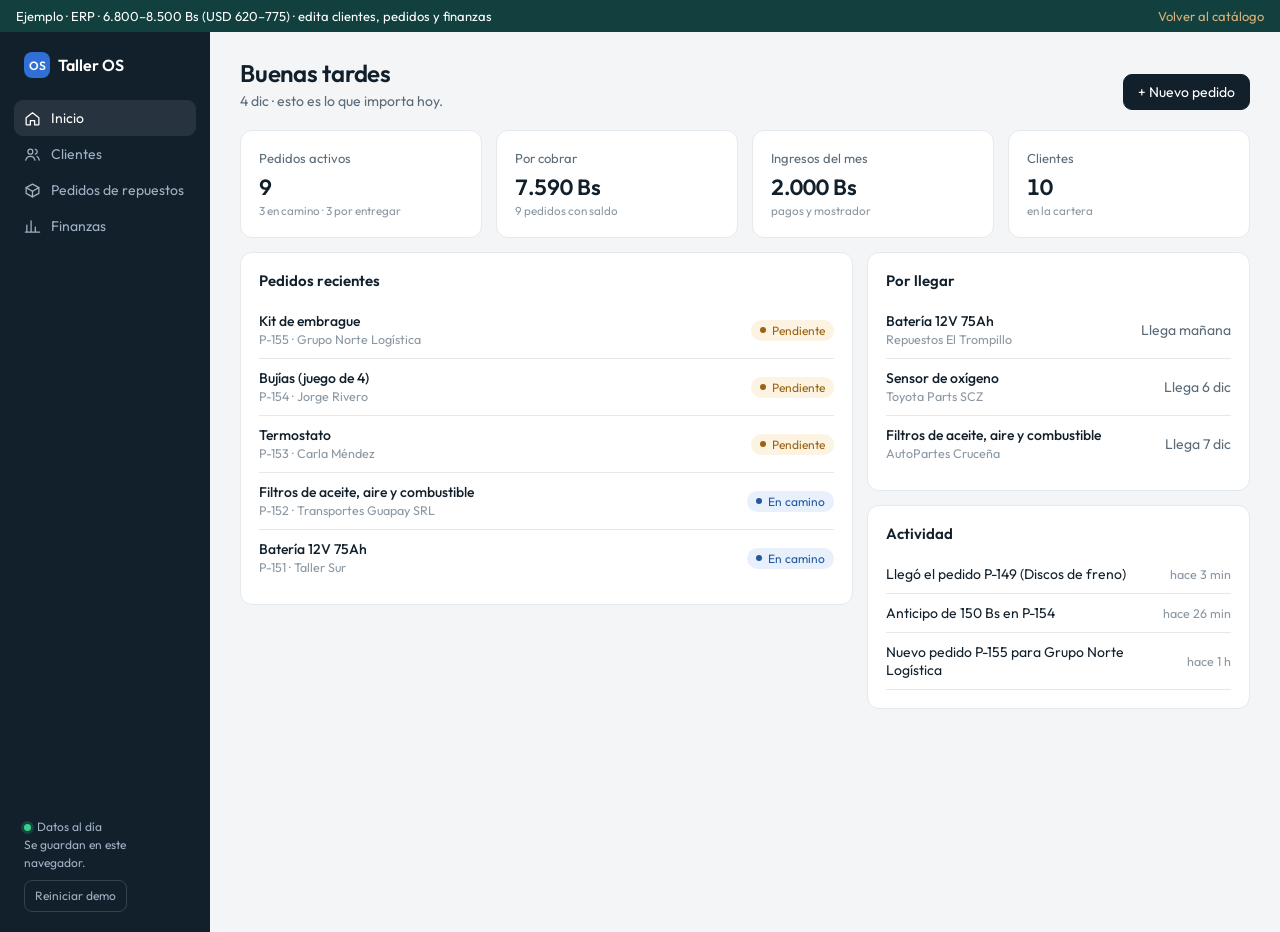
<file: ejemplos/erp.html>
<!DOCTYPE html>
<html lang="es">
  <head>
    <meta charset="UTF-8" />
    <meta name="viewport" content="width=device-width, initial-scale=1" />
    <meta name="robots" content="noindex" />
    <title>Taller OS — ERP</title>
    <link rel="stylesheet" href="demo.css" />
    <link rel="preconnect" href="https://fonts.googleapis.com" />
    <link rel="preconnect" href="https://fonts.gstatic.com" crossorigin />
    <link href="https://fonts.googleapis.com/css2?family=Outfit:wght@400;500;600&display=swap" rel="stylesheet" />
    <style>
      :root {
        --ink: #12202c;
        --ink-soft: #5b6b78;
        --ink-faint: #8a98a4;
        --bg: #f3f5f7;
        --card: #ffffff;
        --line: #e4e9ee;
        --side: #12202c;
        --side-ink: #9fb1c2;
        --accent: #2f6fd6;
        --accent-soft: #e8f0fc;
        --in: #1f8a5b;
        --out: #d0532f;
        --warn: #b7791f;
        --radius: 12px;
      }
      * { box-sizing: border-box; }
      body { margin: 0; font-family: Outfit, system-ui, sans-serif; background: var(--bg); color: var(--ink); font-size: 14px; }
      button, input, select, textarea { font: inherit; color: inherit; }
      a { color: inherit; }
      .app { display: grid; grid-template-columns: 210px 1fr; min-height: calc(100vh - 36px); }
      html.in-iframe .app { min-height: 100vh; }

      .side { background: var(--side); color: var(--side-ink); padding: 20px 14px; display: flex; flex-direction: column; gap: 4px; position: sticky; top: 0; height: 100vh; }
      .brand { color: #fff; font-weight: 600; font-size: 16px; padding: 0 10px 18px; display: flex; align-items: center; gap: 8px; }
      .brand i { width: 26px; height: 26px; border-radius: 8px; background: var(--accent); display: grid; place-items: center; font-style: normal; font-size: 12px; }
      .nav a { display: flex; align-items: center; gap: 10px; padding: 9px 10px; border-radius: 9px; text-decoration: none; color: var(--side-ink); }
      .nav a:hover { color: #fff; background: rgba(255, 255, 255, 0.05); }
      .nav a.on { color: #fff; background: rgba(255, 255, 255, 0.09); }
      .nav svg { width: 17px; height: 17px; flex: none; }
      .side-foot { margin-top: auto; font-size: 12px; padding: 0 10px; line-height: 1.5; }
      .side-foot button { background: none; border: 1px solid rgba(255, 255, 255, 0.15); color: var(--side-ink); border-radius: 8px; padding: 6px 10px; cursor: pointer; margin-top: 8px; }
      .side-foot button:hover { color: #fff; }
      .live { display: inline-flex; align-items: center; gap: 6px; }
      .live::before { content: ""; width: 7px; height: 7px; border-radius: 50%; background: #3ccf8e; box-shadow: 0 0 0 3px rgba(60, 207, 142, 0.2); }

      main { padding: 26px 30px 40px; min-width: 0; }
      .head { display: flex; align-items: flex-end; justify-content: space-between; gap: 16px; margin-bottom: 20px; flex-wrap: wrap; }
      h1 { margin: 0; font-size: 24px; font-weight: 600; letter-spacing: -0.01em; }
      .sub { margin: 4px 0 0; color: var(--ink-soft); }
      h2 { margin: 0 0 12px; font-size: 15px; font-weight: 600; }
      .back { display: inline-flex; gap: 6px; color: var(--ink-soft); text-decoration: none; margin-bottom: 8px; font-size: 13px; }
      .back:hover { color: var(--ink); }

      .card { background: var(--card); border: 1px solid var(--line); border-radius: var(--radius); padding: 18px; }
      .grid { display: grid; gap: 14px; }
      .kpis { grid-template-columns: repeat(4, minmax(0, 1fr)); margin-bottom: 14px; }
      .kpi span { color: var(--ink-soft); font-size: 13px; }
      .kpi b { display: block; font-size: 22px; font-weight: 600; margin-top: 6px; font-variant-numeric: tabular-nums; }
      .kpi small { color: var(--ink-faint); }
      .two { grid-template-columns: 1.6fr 1fr; align-items: start; }
      .two-even { grid-template-columns: 1fr 1fr; align-items: start; }

      .btn { border: 1px solid var(--line); background: var(--card); border-radius: 9px; padding: 8px 14px; cursor: pointer; text-decoration: none; display: inline-flex; align-items: center; gap: 6px; white-space: nowrap; }
      .btn:hover { border-color: #c9d2db; }
      .btn.primary { background: var(--ink); color: #fff; border-color: var(--ink); }
      .btn.primary:hover { background: #22364a; }
      .btn.danger { color: var(--out); }
      .btn.sm { padding: 5px 10px; font-size: 13px; }
      .btn:disabled { opacity: 0.45; cursor: default; }
      .tools { display: flex; gap: 8px; flex-wrap: wrap; align-items: center; }
      .search { border: 1px solid var(--line); background: var(--card); border-radius: 9px; padding: 8px 12px; min-width: 220px; }

      .table-wrap { background: var(--card); border: 1px solid var(--line); border-radius: var(--radius); overflow: auto; }
      table { width: 100%; border-collapse: collapse; }
      th { text-align: left; font-weight: 500; color: var(--ink-soft); font-size: 12.5px; padding: 11px 14px; border-bottom: 1px solid var(--line); background: #fafbfc; white-space: nowrap; }
      td { padding: 11px 14px; border-bottom: 1px solid var(--line); vertical-align: middle; }
      tr:last-child td { border-bottom: 0; }
      tbody tr.link { cursor: pointer; }
      tbody tr.link:hover { background: #f8fafb; }
      .num { text-align: right; font-variant-numeric: tabular-nums; white-space: nowrap; }
      .muted { color: var(--ink-soft); }
      .faint { color: var(--ink-faint); font-size: 12.5px; }
      .empty { padding: 26px; text-align: center; color: var(--ink-faint); }

      .badge { display: inline-flex; align-items: center; gap: 6px; font-size: 12px; padding: 3px 9px; border-radius: 99px; white-space: nowrap; }
      .badge::before { content: ""; width: 6px; height: 6px; border-radius: 50%; background: currentColor; }
      .s-pendiente { background: #fdf3e2; color: #9a6513; }
      .s-en_camino { background: var(--accent-soft); color: #23589f; }
      .s-recibido { background: #efe9fb; color: #6a46b5; }
      .s-entregado { background: #e5f4ec; color: #1f7a50; }

      .chips { display: flex; gap: 6px; flex-wrap: wrap; }
      .chip { border: 1px solid var(--line); background: var(--card); border-radius: 99px; padding: 6px 12px; cursor: pointer; font-size: 13px; }
      .chip.on { background: var(--ink); color: #fff; border-color: var(--ink); }
      .chip b { font-weight: 500; opacity: 0.6; margin-left: 4px; }

      .list { display: flex; flex-direction: column; }
      .list a, .list div.row { display: flex; justify-content: space-between; align-items: center; gap: 10px; padding: 10px 0; border-bottom: 1px solid var(--line); text-decoration: none; }
      .list > :last-child { border-bottom: 0; }
      .list a:hover strong { color: var(--accent); }
      .list strong { font-weight: 500; }

      form.fields { display: grid; grid-template-columns: 1fr 1fr; gap: 14px; }
      .field { display: flex; flex-direction: column; gap: 6px; }
      .field.full { grid-column: 1 / -1; }
      .field label { font-size: 12.5px; color: var(--ink-soft); }
      .field input, .field select, .field textarea { border: 1px solid var(--line); border-radius: 9px; padding: 9px 11px; background: #fff; width: 100%; }
      .field textarea { min-height: 70px; resize: vertical; }
      .field input:focus, .field select:focus, .field textarea:focus, .search:focus { outline: 2px solid var(--accent-soft); border-color: var(--accent); }
      .actions { grid-column: 1 / -1; display: flex; gap: 8px; justify-content: space-between; flex-wrap: wrap; padding-top: 4px; }
      .dirty { color: var(--warn); font-size: 13px; align-self: center; }

      .stats { display: grid; grid-template-columns: repeat(3, 1fr); gap: 10px; margin-bottom: 14px; }
      .stat { background: var(--bg); border-radius: 10px; padding: 10px 12px; }
      .stat span { font-size: 12px; color: var(--ink-soft); }
      .stat b { display: block; font-size: 16px; font-weight: 600; margin-top: 2px; font-variant-numeric: tabular-nums; }

      .steps { display: grid; grid-template-columns: repeat(4, 1fr); gap: 6px; margin-bottom: 16px; }
      .step { border: 1px solid var(--line); background: var(--card); border-radius: 10px; padding: 10px; text-align: left; cursor: pointer; }
      .step small { display: block; color: var(--ink-faint); font-size: 11.5px; }
      .step.done { background: #f6f9fc; }
      .step.now { border-color: var(--ink); box-shadow: inset 0 0 0 1px var(--ink); }
      .margin-box { display: flex; justify-content: space-between; background: var(--bg); border-radius: 10px; padding: 12px 14px; grid-column: 1 / -1; font-variant-numeric: tabular-nums; }
      .pay { display: flex; gap: 8px; margin-top: 12px; }
      .pay input { flex: 1; border: 1px solid var(--line); border-radius: 9px; padding: 8px 11px; min-width: 0; }
      .bar-track { height: 8px; border-radius: 99px; background: var(--bg); overflow: hidden; margin-top: 8px; }
      .bar-fill { height: 100%; background: var(--in); border-radius: 99px; transition: width 0.4s ease; }

      .chart { display: grid; grid-template-columns: repeat(6, 1fr); gap: 14px; align-items: end; height: 190px; padding-top: 10px; }
      .week { display: flex; flex-direction: column; align-items: center; gap: 6px; height: 100%; }
      .bars { flex: 1; display: flex; align-items: flex-end; gap: 4px; width: 100%; justify-content: center; }
      .bars i { width: 16px; border-radius: 5px 5px 0 0; transition: height 0.5s ease; min-height: 2px; }
      .bars i.in { background: var(--in); }
      .bars i.out { background: var(--out); opacity: 0.85; }
      .week small { color: var(--ink-faint); font-size: 11.5px; }
      .legend { display: flex; gap: 14px; font-size: 12.5px; color: var(--ink-soft); }
      .legend span::before { content: ""; display: inline-block; width: 9px; height: 9px; border-radius: 3px; margin-right: 6px; vertical-align: -1px; }
      .legend .l-in::before { background: var(--in); }
      .legend .l-out::before { background: var(--out); }
      .cat { margin-bottom: 12px; }
      .cat div:first-child { display: flex; justify-content: space-between; font-size: 13px; }
      .cat .bar-fill { background: var(--out); opacity: 0.8; }
      .amt-in { color: var(--in); }
      .amt-out { color: var(--out); }

      .flash { animation: flash 1.8s ease; }
      @keyframes flash { 0%, 30% { background: #fff6d6; } 100% { background: transparent; } }
      .card.flash { animation: flash-card 1.8s ease; }
      @keyframes flash-card { 0%, 30% { box-shadow: 0 0 0 3px #f3dc8a; } 100% { box-shadow: 0 0 0 0 transparent; } }

      .toast { position: fixed; right: 20px; bottom: 20px; background: var(--ink); color: #fff; padding: 11px 16px; border-radius: 10px; font-size: 13.5px; opacity: 0; transform: translateY(8px); transition: 0.25s ease; pointer-events: none; z-index: 50; }
      .toast.show { opacity: 1; transform: none; }

      @media (max-width: 980px) {
        .kpis { grid-template-columns: repeat(2, minmax(0, 1fr)); }
        .two, .two-even { grid-template-columns: 1fr; }
      }
      @media (max-width: 760px) {
        .app { grid-template-columns: 1fr; }
        .side { position: static; height: auto; flex-direction: row; align-items: center; overflow-x: auto; padding: 10px 12px; gap: 2px; }
        .brand { padding: 0 10px 0 0; }
        .nav { display: flex; }
        .nav a span { display: none; }
        .side-foot { display: none; }
        main { padding: 18px 16px 32px; }
        .search { min-width: 0; flex: 1; }
        form.fields, .stats { grid-template-columns: 1fr; }
        .steps { grid-template-columns: repeat(2, 1fr); }
        .hide-sm { display: none; }
        .chart { gap: 6px; }
        .bars i { width: 11px; }
      }
    </style>
  </head>
  <body>
    <div class="demo"><span>Ejemplo · ERP · 6.800–8.500 Bs (USD 620–775) · edita clientes, pedidos y finanzas</span><a href="../index.html">Volver al catálogo</a></div>
    <div class="app">
      <aside class="side">
        <div class="brand"><i>OS</i>Taller OS</div>
        <nav class="nav" id="nav" aria-label="Secciones">
          <a href="#/inicio" data-section="inicio"><svg viewBox="0 0 24 24" fill="none" stroke="currentColor" stroke-width="1.8" stroke-linecap="round" stroke-linejoin="round"><path d="M3 11l9-7 9 7v9a1 1 0 0 1-1 1h-5v-6H9v6H4a1 1 0 0 1-1-1z" /></svg><span>Inicio</span></a>
          <a href="#/clientes" data-section="clientes"><svg viewBox="0 0 24 24" fill="none" stroke="currentColor" stroke-width="1.8" stroke-linecap="round" stroke-linejoin="round"><circle cx="9" cy="8" r="3.5" /><path d="M2.5 20c.8-3.6 3.4-5.5 6.5-5.5s5.7 1.9 6.5 5.5" /><path d="M16 4.6a3.5 3.5 0 0 1 0 6.8M18.5 14.8c1.6.8 2.6 2.5 3 5.2" /></svg><span>Clientes</span></a>
          <a href="#/pedidos" data-section="pedidos"><svg viewBox="0 0 24 24" fill="none" stroke="currentColor" stroke-width="1.8" stroke-linecap="round" stroke-linejoin="round"><path d="M21 8l-9-5-9 5 9 5 9-5z" /><path d="M3 8v8l9 5 9-5V8" /><path d="M12 13v8" /></svg><span>Pedidos de repuestos</span></a>
          <a href="#/finanzas" data-section="finanzas"><svg viewBox="0 0 24 24" fill="none" stroke="currentColor" stroke-width="1.8" stroke-linecap="round" stroke-linejoin="round"><path d="M4 20V10M10 20V4M16 20v-7M22 20H2" /></svg><span>Finanzas</span></a>
        </nav>
        <div class="side-foot">
          <span class="live">Datos al día</span><br />
          Se guardan en este navegador.
          <br /><button type="button" id="reset">Reiniciar demo</button>
        </div>
      </aside>
      <main id="view"></main>
    </div>
    <div class="toast" id="toast" role="status" aria-live="polite"></div>
    <script src="embed.js"></script>
    <script>
      const STORAGE_KEY = "taller-os-v2"
      const STATUSES = ["pendiente", "en_camino", "recibido", "entregado"]
      const STATUS_LABELS = { pendiente: "Pendiente", en_camino: "En camino", recibido: "Recibido", entregado: "Entregado" }
      const STATUS_HINTS = { pendiente: "Falta pedirlo", en_camino: "El proveedor lo envía", recibido: "En el taller", entregado: "En manos del cliente" }
      const SUPPLIERS = ["Importadora Andina", "Repuestos El Trompillo", "AutoPartes Cruceña", "Toyota Parts SCZ"]
      const OUT_CATEGORIES = ["Compra de repuestos", "Alquiler", "Servicios básicos", "Fletes", "Otros"]
      const IN_CATEGORIES = ["Pago de pedido", "Venta de mostrador", "Otros"]
      const MONTHS = ["ene", "feb", "mar", "abr", "may", "jun", "jul", "ago", "sep", "oct", "nov", "dic"]
      const WEEKS_IN_CHART = 6
      const RECENT_COUNT = 5
      const ACTIVITY_COUNT = 6
      const MOVES_SHOWN = 14
      const FLASH_MS = 1900

      // ---------- utilidades ----------
      const $ = (selector, root = document) => root.querySelector(selector)
      const esc = (value) => String(value ?? "").replace(/[&<>"']/g, (c) => ({ "&": "&amp;", "<": "&lt;", ">": "&gt;", '"': "&quot;", "'": "&#39;" })[c])
      const money = (n) => `${Math.round(n).toString().replace(/\B(?=(\d{3})+(?!\d))/g, ".")} Bs`
      const isoDay = (date) => `${date.getFullYear()}-${String(date.getMonth() + 1).padStart(2, "0")}-${String(date.getDate()).padStart(2, "0")}`
      const today = () => { const d = new Date(); d.setHours(0, 0, 0, 0); return d }
      const shiftDays = (days) => { const d = today(); d.setDate(d.getDate() + days); return isoDay(d) }
      const parseDay = (iso) => { const [y, m, d] = iso.split("-").map(Number); return new Date(y, m - 1, d) }
      const shortDate = (iso) => { const d = parseDay(iso); return `${d.getDate()} ${MONTHS[d.getMonth()]}` }
      const daysFromToday = (iso) => Math.round((parseDay(iso) - today()) / 86400000)
      function ago(ms) {
        const minutes = Math.floor((Date.now() - ms) / 60000)
        if (minutes < 1) return "hace un momento"
        if (minutes < 60) return `hace ${minutes} min`
        const hours = Math.floor(minutes / 60)
        if (hours < 24) return `hace ${hours} h`
        return shortDate(isoDay(new Date(ms)))
      }

      // ---------- datos de ejemplo ----------
      const SEED_CLIENTS = [
        ["Carla Méndez", "71000001", "6234567", "carla.mendez@gmail.com", "Equipetrol", "Toyota Hilux 2018", "2345-KTD"],
        ["Taller Sur", "71000002", "312456023", "taller.sur@hotmail.com", "Av. Santos Dumont", "Varios (taller aliado)", "—"],
        ["Jorge Rivero", "72145589", "5891204", "jrivero@gmail.com", "Plan 3000", "Nissan Frontier 2016", "3812-PLB"],
        ["Ana Lucía Paz", "76334120", "7012458", "analu.paz@gmail.com", "Urbarí", "Toyota Corolla 2019", "4120-GHR"],
        ["Transportes Guapay SRL", "33456721", "1029384021", "flota@guapay.bo", "Parque Industrial", "Hino 300 (flota)", "2891-XZN"],
        ["Marco Antelo", "70098812", "4890123", "marco.antelo@gmail.com", "Villa 1ro de Mayo", "Mitsubishi L200 2017", "3098-HTS"],
        ["Rosa Justiniano", "77612034", "6678120", "rosa.just@gmail.com", "Barrio Hamacas", "Kia Sportage 2020", "4562-DFK"],
        ["Luis Fernando Suárez", "71789045", "5567012", "lf.suarez@gmail.com", "Las Palmas", "VW Amarok 2021", "4890-JKP"],
        ["Daniela Vaca", "75501298", "8123094", "dani.vaca@gmail.com", "Sirari", "Hyundai Tucson 2019", "4301-BNM"],
        ["Grupo Norte Logística", "33340912", "2034981026", "compras@gruponorte.bo", "Km 9 al norte", "Isuzu NPR (flota)", "3345-RTW"],
      ]
      // [cliente, repuesto, proveedor, costo, precio, pagado, estado, creado hace N días, llega en N días]
      const SEED_ORDERS = [
        [0, "Pastillas de freno delanteras", 0, 280, 420, 420, "entregado", 38, -35],
        [1, "Kit de embrague", 2, 1450, 2100, 2100, "entregado", 35, -31],
        [4, "Alternador 24V", 1, 1900, 2650, 1300, "entregado", 31, -27],
        [2, "Amortiguadores traseros (par)", 2, 820, 1180, 1180, "entregado", 27, -23],
        [5, "Bomba de agua", 0, 390, 590, 590, "entregado", 22, -19],
        [3, "Correa de distribución + tensor", 3, 610, 880, 880, "entregado", 18, -15],
        [9, "Radiador", 1, 1750, 2400, 1200, "recibido", 14, -2],
        [6, "Faro delantero izquierdo", 2, 690, 980, 500, "recibido", 11, -1],
        [7, "Discos de freno (par)", 0, 760, 1090, 0, "recibido", 9, -1],
        [8, "Sensor de oxígeno", 3, 540, 790, 400, "en_camino", 7, 2],
        [1, "Batería 12V 75Ah", 1, 780, 1050, 1050, "en_camino", 5, 1],
        [4, "Filtros de aceite, aire y combustible", 2, 340, 520, 260, "en_camino", 4, 3],
        [0, "Termostato", 0, 180, 290, 0, "pendiente", 2, 6],
        [2, "Bujías (juego de 4)", 2, 210, 330, 150, "pendiente", 1, 5],
        [9, "Kit de embrague", 1, 1600, 2350, 0, "pendiente", 0, 7],
      ]
      const FIRST_ORDER_NUMBER = 141

      function seed() {
        const clients = SEED_CLIENTS.map(([name, phone, nit, email, zone, vehicle, plate], i) => ({
          id: `c${i + 1}`, name, phone, nit, email, zone, vehicle, plate, notes: "", since: shiftDays(-120 - i * 9),
        }))
        const moves = []
        let moveSeq = 0
        const addMove = (move) => moves.push({ id: `m${++moveSeq}`, ...move })
        const orders = SEED_ORDERS.map(([client, part, supplier, cost, price, paid, status, created, eta], i) => {
          const order = {
            id: `p${i + 1}`, num: FIRST_ORDER_NUMBER + i, clientId: clients[client].id, vehicle: clients[client].vehicle,
            part, supplier: SUPPLIERS[supplier], cost, price, paid, status, created: shiftDays(-created), eta: shiftDays(eta),
            notes: "", costBooked: status === "recibido" || status === "entregado",
          }
          const label = `P-${order.num}`
          if (paid >= price && status === "entregado") {
            const advance = Math.round(price / 2)
            addMove({ date: shiftDays(-created), type: "in", category: "Pago de pedido", concept: `Anticipo ${label}`, amount: advance, orderId: order.id })
            addMove({ date: shiftDays(Math.min(eta, 0)), type: "in", category: "Pago de pedido", concept: `Saldo ${label}`, amount: price - advance, orderId: order.id })
          } else if (paid > 0) {
            addMove({ date: shiftDays(-created), type: "in", category: "Pago de pedido", concept: `Anticipo ${label}`, amount: paid, orderId: order.id })
          }
          if (order.costBooked) {
            addMove({ date: shiftDays(Math.min(eta, 0)), type: "out", category: "Compra de repuestos", concept: `${part} · ${order.supplier}`, amount: cost, orderId: order.id })
          }
          return order
        })
        const counterSales = [1850, 2240, 1620, 2480, 1930, 1210]
        counterSales.forEach((amount, week) => addMove({ date: shiftDays(-week * 7 - 1), type: "in", category: "Venta de mostrador", concept: "Ventas de mostrador de la semana", amount }))
        ;[0, -1].forEach((monthOffset) => {
          const firstDay = today(); firstDay.setDate(1); firstDay.setMonth(firstDay.getMonth() + monthOffset)
          addMove({ date: isoDay(firstDay), type: "out", category: "Alquiler", concept: "Alquiler del local", amount: 1500 })
        })
        ;[[-6, 240], [-36, 230]].forEach(([day, amount]) => addMove({ date: shiftDays(day), type: "out", category: "Servicios básicos", concept: "Luz, agua e internet", amount }))
        ;[[-4, 80], [-12, 60], [-19, 90], [-29, 70]].forEach(([day, amount]) => addMove({ date: shiftDays(day), type: "out", category: "Fletes", concept: "Flete de repuestos", amount }))
        const now = Date.now()
        return {
          clients, orders, moves,
          seq: { client: clients.length, order: FIRST_ORDER_NUMBER + orders.length - 1, move: moveSeq },
          activity: [
            { at: now - 3 * 60000, text: "Llegó el pedido P-149 (Discos de freno)" },
            { at: now - 26 * 60000, text: "Anticipo de 150 Bs en P-154" },
            { at: now - 95 * 60000, text: "Nuevo pedido P-155 para Grupo Norte Logística" },
          ],
        }
      }

      // ---------- estado y guardado ----------
      let db = load()
      let flashKey = ""
      let ui = { clientQuery: "", orderQuery: "", orderStatus: "todos", moveType: "todos" }

      function load() {
        try {
          const saved = JSON.parse(localStorage.getItem(STORAGE_KEY) || "null")
          if (saved && saved.clients && saved.orders && saved.moves) return saved
        } catch (error) {}
        return seed()
      }
      function persist() {
        try { localStorage.setItem(STORAGE_KEY, JSON.stringify(db)) } catch (error) {}
      }
      // Cada cambio pasa por aquí: guarda, deja rastro en la actividad, resalta lo editado y vuelve a pintar todo.
      function commit({ text, flash, toastText }) {
        if (text) db.activity.unshift({ at: Date.now(), text })
        db.activity = db.activity.slice(0, 30)
        persist()
        flashKey = flash || ""
        render()
        toast(toastText || "Guardado")
        setTimeout(() => { flashKey = "" }, FLASH_MS)
      }
      let toastTimer
      function toast(text) {
        const el = $("#toast")
        el.textContent = text
        el.classList.add("show")
        clearTimeout(toastTimer)
        toastTimer = setTimeout(() => el.classList.remove("show"), 2200)
      }
      // Otra pestaña con la demo abierta guardó algo: se recarga y se ve al instante.
      window.addEventListener("storage", (event) => {
        if (event.key !== STORAGE_KEY) return
        db = load()
        render()
        toast("Actualizado desde otra pestaña")
      })

      // ---------- consultas ----------
      const clientById = (id) => db.clients.find((c) => c.id === id)
      const orderById = (id) => db.orders.find((o) => o.id === id)
      const balance = (order) => Math.max(order.price - order.paid, 0)
      const ordersOf = (clientId) => db.orders.filter((o) => o.clientId === clientId)
      const clientBalance = (clientId) => ordersOf(clientId).reduce((sum, o) => sum + balance(o), 0)
      const sum = (list, pick) => list.reduce((total, item) => total + pick(item), 0)
      const inThisMonth = (iso) => { const d = parseDay(iso); const t = today(); return d.getMonth() === t.getMonth() && d.getFullYear() === t.getFullYear() }
      const flashClass = (key) => (flashKey === key ? " flash" : "")
      const statusBadge = (status) => `<span class="badge s-${status}">${STATUS_LABELS[status]}</span>`
      const orderLabel = (order) => `P-${order.num}`
      function etaText(order) {
        if (order.status === "entregado") return "Entregado"
        if (order.status === "recibido") return "En el taller"
        const days = daysFromToday(order.eta)
        if (days < 0) return `Atrasado ${-days} d`
        if (days === 0) return "Llega hoy"
        if (days === 1) return "Llega mañana"
        return `Llega ${shortDate(order.eta)}`
      }

      // ---------- vistas ----------
      function viewHome() {
        const active = db.orders.filter((o) => o.status !== "entregado")
        const owed = sum(db.orders, balance)
        const monthIn = sum(db.moves.filter((m) => m.type === "in" && inThisMonth(m.date)), (m) => m.amount)
        const arriving = db.orders.filter((o) => o.status === "en_camino").sort((a, b) => a.eta.localeCompare(b.eta))
        const ready = db.orders.filter((o) => o.status === "recibido")
        const recent = [...db.orders].sort((a, b) => b.num - a.num).slice(0, RECENT_COUNT)
        const hour = new Date().getHours()
        const greeting = hour < 12 ? "Buenos días" : hour < 19 ? "Buenas tardes" : "Buenas noches"
        return `
          <div class="head">
            <div><h1>${greeting}</h1><p class="sub">${shortDate(isoDay(today()))} · esto es lo que importa hoy.</p></div>
            <a class="btn primary" href="#/pedidos/nuevo">+ Nuevo pedido</a>
          </div>
          <div class="grid kpis">
            <a class="card kpi" href="#/pedidos" style="text-decoration:none"><span>Pedidos activos</span><b>${active.length}</b><small>${arriving.length} en camino · ${ready.length} por entregar</small></a>
            <a class="card kpi" href="#/pedidos" style="text-decoration:none"><span>Por cobrar</span><b>${money(owed)}</b><small>${db.orders.filter((o) => balance(o) > 0).length} pedidos con saldo</small></a>
            <a class="card kpi" href="#/finanzas" style="text-decoration:none"><span>Ingresos del mes</span><b>${money(monthIn)}</b><small>pagos y mostrador</small></a>
            <a class="card kpi" href="#/clientes" style="text-decoration:none"><span>Clientes</span><b>${db.clients.length}</b><small>en la cartera</small></a>
          </div>
          <div class="grid two">
            <div class="card">
              <h2>Pedidos recientes</h2>
              <div class="list">
                ${recent.map((o) => `<a href="#/pedidos/${o.id}" class="${flashClass(o.id).trim()}">
                  <span><strong>${esc(o.part)}</strong><br /><span class="faint">${orderLabel(o)} · ${esc(clientById(o.clientId)?.name ?? "Sin cliente")}</span></span>
                  ${statusBadge(o.status)}
                </a>`).join("")}
              </div>
            </div>
            <div class="grid">
              <div class="card">
                <h2>Por llegar</h2>
                <div class="list">
                  ${arriving.length ? arriving.map((o) => `<a href="#/pedidos/${o.id}"><span><strong>${esc(o.part)}</strong><br /><span class="faint">${esc(o.supplier)}</span></span><span class="muted">${etaText(o)}</span></a>`).join("") : `<div class="empty">Nada en camino.</div>`}
                </div>
              </div>
              <div class="card">
                <h2>Actividad</h2>
                <div class="list">
                  ${db.activity.slice(0, ACTIVITY_COUNT).map((a) => `<div class="row"><span>${esc(a.text)}</span><span class="faint" style="white-space:nowrap">${ago(a.at)}</span></div>`).join("")}
                </div>
              </div>
            </div>
          </div>`
      }

      function viewClients() {
        const q = ui.clientQuery.trim().toLowerCase()
        const rows = db.clients.filter((c) => !q || [c.name, c.phone, c.vehicle, c.plate, c.nit].join(" ").toLowerCase().includes(q))
        return `
          <div class="head">
            <div><h1>Clientes</h1><p class="sub">${db.clients.length} clientes · toca una fila para ver y editar su ficha.</p></div>
            <div class="tools">
              <input class="search" id="client-search" type="search" placeholder="Buscar nombre, placa, teléfono…" value="${esc(ui.clientQuery)}" />
              <a class="btn primary" href="#/clientes/nuevo">+ Nuevo cliente</a>
            </div>
          </div>
          <div class="table-wrap">
            <table>
              <thead><tr><th>Cliente</th><th class="hide-sm">Teléfono</th><th class="hide-sm">Vehículo</th><th class="num">Pedidos</th><th class="num">Saldo</th><th></th></tr></thead>
              <tbody>
                ${rows.map((c) => {
                  const owed = clientBalance(c.id)
                  return `<tr class="link${flashClass(c.id)}" data-href="#/clientes/${c.id}">
                    <td><strong>${esc(c.name)}</strong><br /><span class="faint">${esc(c.zone)}</span></td>
                    <td class="hide-sm">${esc(c.phone)}</td>
                    <td class="hide-sm">${esc(c.vehicle)}<br /><span class="faint">${esc(c.plate)}</span></td>
                    <td class="num">${ordersOf(c.id).length}</td>
                    <td class="num ${owed ? "amt-out" : "muted"}">${owed ? money(owed) : "—"}</td>
                    <td class="num"><a class="btn sm" href="#/clientes/${c.id}">Editar</a></td>
                  </tr>`
                }).join("") || `<tr><td colspan="6" class="empty">Ningún cliente coincide con “${esc(ui.clientQuery)}”.</td></tr>`}
              </tbody>
            </table>
          </div>`
      }

      function viewClient(id) {
        const isNew = id === "nuevo"
        const c = isNew ? { name: "", phone: "", nit: "", email: "", zone: "", vehicle: "", plate: "", notes: "" } : clientById(id)
        if (!c) return notFound("Ese cliente ya no existe.", "#/clientes")
        const orders = isNew ? [] : ordersOf(c.id).sort((a, b) => b.num - a.num)
        const field = (name, label, type = "text", full = false) => `<div class="field${full ? " full" : ""}"><label for="f-${name}">${label}</label><input id="f-${name}" name="${name}" type="${type}" value="${esc(c[name])}" ${name === "name" ? "required" : ""} /></div>`
        return `
          <a class="back" href="#/clientes">← Clientes</a>
          <div class="head">
            <div><h1 id="live-name">${isNew ? "Nuevo cliente" : esc(c.name)}</h1><p class="sub">${isNew ? "Completa los datos y guarda." : `Cliente desde ${shortDate(c.since)} · ${esc(c.vehicle)}`}</p></div>
            ${isNew ? "" : `<a class="btn" href="#/pedidos/nuevo?cliente=${c.id}">+ Pedido para este cliente</a>`}
          </div>
          <div class="grid two">
            <form class="card fields${flashClass(isNew ? "" : c.id)}" id="client-form" data-id="${isNew ? "" : c.id}">
              ${field("name", "Nombre o razón social", "text", true)}
              ${field("phone", "Teléfono / WhatsApp", "tel")}
              ${field("nit", "NIT o CI")}
              ${field("email", "Email", "email")}
              ${field("zone", "Zona")}
              ${field("vehicle", "Vehículo")}
              ${field("plate", "Placa")}
              <div class="field full"><label for="f-notes">Notas</label><textarea id="f-notes" name="notes">${esc(c.notes)}</textarea></div>
              <div class="actions">
                ${isNew ? "<span></span>" : `<button class="btn danger" type="button" id="delete-client">Eliminar</button>`}
                <div class="tools"><span class="dirty" id="dirty" hidden>Cambios sin guardar</span><button class="btn primary" type="submit">${isNew ? "Crear cliente" : "Guardar cambios"}</button></div>
              </div>
            </form>
            <div class="card">
              <h2>Resumen</h2>
              <div class="stats">
                <div class="stat"><span>Pedidos</span><b>${orders.length}</b></div>
                <div class="stat"><span>Comprado</span><b>${money(sum(orders, (o) => o.price))}</b></div>
                <div class="stat"><span>Saldo</span><b class="${clientBalance(c.id) ? "amt-out" : ""}">${money(isNew ? 0 : clientBalance(c.id))}</b></div>
              </div>
              <h2>Sus pedidos</h2>
              <div class="list">
                ${orders.map((o) => `<a href="#/pedidos/${o.id}"><span><strong>${esc(o.part)}</strong><br /><span class="faint">${orderLabel(o)} · ${money(o.price)}</span></span>${statusBadge(o.status)}</a>`).join("") || `<div class="empty">Todavía sin pedidos.</div>`}
              </div>
            </div>
          </div>`
      }

      function viewOrders() {
        const q = ui.orderQuery.trim().toLowerCase()
        const counts = Object.fromEntries(STATUSES.map((s) => [s, db.orders.filter((o) => o.status === s).length]))
        const rows = [...db.orders]
          .sort((a, b) => b.num - a.num)
          .filter((o) => ui.orderStatus === "todos" || o.status === ui.orderStatus)
          .filter((o) => !q || [o.part, orderLabel(o), clientById(o.clientId)?.name, o.vehicle, o.supplier].join(" ").toLowerCase().includes(q))
        const chip = (value, label, count) => `<button type="button" class="chip${ui.orderStatus === value ? " on" : ""}" data-status="${value}">${label}<b>${count}</b></button>`
        return `
          <div class="head">
            <div><h1>Pedidos de repuestos</h1><p class="sub">Toca un pedido para ver su detalle. La flecha lo pasa al siguiente estado.</p></div>
            <div class="tools">
              <input class="search" id="order-search" type="search" placeholder="Buscar repuesto, cliente, N°…" value="${esc(ui.orderQuery)}" />
              <a class="btn primary" href="#/pedidos/nuevo">+ Nuevo pedido</a>
            </div>
          </div>
          <div class="chips" style="margin-bottom:14px">
            ${chip("todos", "Todos", db.orders.length)}
            ${STATUSES.map((s) => chip(s, STATUS_LABELS[s], counts[s])).join("")}
          </div>
          <div class="table-wrap">
            <table>
              <thead><tr><th>N°</th><th>Repuesto</th><th class="hide-sm">Cliente</th><th>Estado</th><th class="num hide-sm">Precio</th><th class="num">Saldo</th><th class="hide-sm">Entrega</th><th></th></tr></thead>
              <tbody>
                ${rows.map((o) => `<tr class="link${flashClass(o.id)}" data-href="#/pedidos/${o.id}">
                  <td class="muted">${orderLabel(o)}</td>
                  <td><strong>${esc(o.part)}</strong><br /><span class="faint">${esc(o.vehicle)}</span></td>
                  <td class="hide-sm">${esc(clientById(o.clientId)?.name ?? "—")}</td>
                  <td>${statusBadge(o.status)}</td>
                  <td class="num hide-sm">${money(o.price)}</td>
                  <td class="num ${balance(o) ? "amt-out" : "muted"}">${balance(o) ? money(balance(o)) : "Pagado"}</td>
                  <td class="hide-sm muted">${etaText(o)}</td>
                  <td class="num">${o.status === "entregado" ? "" : `<button class="btn sm" type="button" data-advance="${o.id}" title="Pasar a ${STATUS_LABELS[STATUSES[STATUSES.indexOf(o.status) + 1]]}">→ ${STATUS_LABELS[STATUSES[STATUSES.indexOf(o.status) + 1]]}</button>`}</td>
                </tr>`).join("") || `<tr><td colspan="8" class="empty">No hay pedidos con ese filtro.</td></tr>`}
              </tbody>
            </table>
          </div>`
      }

      function viewOrder(id, params) {
        const isNew = id === "nuevo"
        const presetClient = params.get("cliente")
        const firstClient = clientById(presetClient) ?? db.clients[0]
        const o = isNew
          ? { part: "", clientId: firstClient?.id ?? "", vehicle: firstClient?.vehicle ?? "", supplier: SUPPLIERS[0], cost: "", price: "", paid: 0, status: "pendiente", eta: shiftDays(5), notes: "" }
          : orderById(id)
        if (!o) return notFound("Ese pedido ya no existe.", "#/pedidos")
        const client = clientById(o.clientId)
        const stepIndex = STATUSES.indexOf(o.status)
        const paidPct = o.price ? Math.min(100, Math.round((o.paid / o.price) * 100)) : 0
        return `
          <a class="back" href="#/pedidos">← Pedidos</a>
          <div class="head">
            <div><h1>${isNew ? "Nuevo pedido" : esc(o.part)}</h1><p class="sub">${isNew ? "Repuesto que pide un cliente." : `${orderLabel(o)} · creado el ${shortDate(o.created)} · ${client ? `<a href="#/clientes/${client.id}">${esc(client.name)}</a>` : "sin cliente"}`}</p></div>
            ${isNew ? "" : statusBadge(o.status)}
          </div>
          ${isNew ? "" : `<div class="steps">${STATUSES.map((s, i) => `<button type="button" class="step${i < stepIndex ? " done" : ""}${i === stepIndex ? " now" : ""}" data-set-status="${s}">${i <= stepIndex ? "✓ " : ""}${STATUS_LABELS[s]}<small>${STATUS_HINTS[s]}</small></button>`).join("")}</div>`}
          <div class="grid two">
            <form class="card fields${flashClass(isNew ? "" : o.id)}" id="order-form" data-id="${isNew ? "" : o.id}">
              <div class="field full"><label for="f-part">Repuesto</label><input id="f-part" name="part" value="${esc(o.part)}" placeholder="Ej. Pastillas de freno delanteras" required /></div>
              <div class="field"><label for="f-client">Cliente</label><select id="f-client" name="clientId">${db.clients.map((c) => `<option value="${c.id}" ${c.id === o.clientId ? "selected" : ""}>${esc(c.name)}</option>`).join("")}</select></div>
              <div class="field"><label for="f-vehicle">Vehículo</label><input id="f-vehicle" name="vehicle" value="${esc(o.vehicle)}" /></div>
              <div class="field"><label for="f-supplier">Proveedor</label><select id="f-supplier" name="supplier">${SUPPLIERS.map((s) => `<option ${s === o.supplier ? "selected" : ""}>${esc(s)}</option>`).join("")}</select></div>
              <div class="field"><label for="f-eta">Llega aprox.</label><input id="f-eta" name="eta" type="date" value="${esc(o.eta)}" /></div>
              <div class="field"><label for="f-cost">Costo (proveedor), Bs</label><input id="f-cost" name="cost" type="number" min="0" step="10" value="${esc(o.cost)}" required /></div>
              <div class="field"><label for="f-price">Precio al cliente, Bs</label><input id="f-price" name="price" type="number" min="0" step="10" value="${esc(o.price)}" required /></div>
              <div class="margin-box" id="margin-box"></div>
              <div class="field full"><label for="f-notes">Notas</label><textarea id="f-notes" name="notes" placeholder="Código de pieza, marca, garantía…">${esc(o.notes)}</textarea></div>
              <div class="actions">
                ${isNew ? "<span></span>" : `<button class="btn danger" type="button" id="delete-order">Eliminar</button>`}
                <div class="tools"><span class="dirty" id="dirty" hidden>Cambios sin guardar</span><button class="btn primary" type="submit">${isNew ? "Crear pedido" : "Guardar cambios"}</button></div>
              </div>
            </form>
            ${isNew ? `<div class="card"><h2>Cómo sigue</h2><p class="muted">Al crearlo queda <b>Pendiente</b>. Cuando el proveedor lo envía pasa a <b>En camino</b>; al llegar, <b>Recibido</b> (el costo se anota como egreso en Finanzas); y al dárselo al cliente, <b>Entregado</b>.</p></div>` : `
            <div class="card${flashClass(`pay-${o.id}`)}">
              <h2>Pagos</h2>
              <div class="stats">
                <div class="stat"><span>Precio</span><b>${money(o.price)}</b></div>
                <div class="stat"><span>Pagado</span><b class="amt-in">${money(o.paid)}</b></div>
                <div class="stat"><span>Saldo</span><b class="${balance(o) ? "amt-out" : ""}">${money(balance(o))}</b></div>
              </div>
              <div class="bar-track"><div class="bar-fill" style="width:${paidPct}%"></div></div>
              <p class="faint">${paidPct}% cobrado</p>
              ${balance(o) ? `<form class="pay" id="pay-form"><input name="amount" type="number" min="1" max="${balance(o)}" step="1" placeholder="Monto, Bs" required /><button class="btn sm" type="button" data-fill="${balance(o)}">Todo</button><button class="btn primary sm" type="submit">Registrar pago</button></form>` : `<p class="muted">Pedido pagado por completo.</p>`}
              <h2 style="margin-top:18px">Movimientos</h2>
              <div class="list">
                ${db.moves.filter((m) => m.orderId === o.id).sort((a, b) => b.date.localeCompare(a.date)).map((m) => `<div class="row"><span>${esc(m.concept)}<br /><span class="faint">${shortDate(m.date)}</span></span><span class="${m.type === "in" ? "amt-in" : "amt-out"}">${m.type === "in" ? "+" : "−"}${money(m.amount)}</span></div>`).join("") || `<div class="empty">Sin movimientos todavía.</div>`}
              </div>
            </div>`}
          </div>`
      }

      function weekBuckets() {
        const end = today()
        return Array.from({ length: WEEKS_IN_CHART }, (_, i) => {
          const to = new Date(end); to.setDate(end.getDate() - (WEEKS_IN_CHART - 1 - i) * 7)
          const from = new Date(to); from.setDate(to.getDate() - 6)
          const inRange = (m) => { const d = parseDay(m.date); return d >= from && d <= to }
          return {
            label: i === WEEKS_IN_CHART - 1 ? "Esta sem." : `${from.getDate()} ${MONTHS[from.getMonth()]}`,
            in: sum(db.moves.filter((m) => m.type === "in" && inRange(m)), (m) => m.amount),
            out: sum(db.moves.filter((m) => m.type === "out" && inRange(m)), (m) => m.amount),
          }
        })
      }

      function viewFinance() {
        const monthMoves = db.moves.filter((m) => inThisMonth(m.date))
        const monthIn = sum(monthMoves.filter((m) => m.type === "in"), (m) => m.amount)
        const monthOut = sum(monthMoves.filter((m) => m.type === "out"), (m) => m.amount)
        const weeks = weekBuckets()
        const peak = Math.max(1, ...weeks.flatMap((w) => [w.in, w.out]))
        const byCategory = OUT_CATEGORIES.map((cat) => ({ cat, total: sum(monthMoves.filter((m) => m.type === "out" && m.category === cat), (m) => m.amount) })).filter((c) => c.total > 0).sort((a, b) => b.total - a.total)
        const moves = [...db.moves].filter((m) => ui.moveType === "todos" || m.type === ui.moveType).sort((a, b) => b.date.localeCompare(a.date) || b.id.localeCompare(a.id, undefined, { numeric: true })).slice(0, MOVES_SHOWN)
        const monthName = MONTHS[today().getMonth()]
        return `
          <div class="head">
            <div><h1>Finanzas</h1><p class="sub">Resumen de ${monthName}. Los pagos de pedidos y las compras a proveedores entran solos.</p></div>
          </div>
          <div class="grid kpis">
            <div class="card kpi"><span>Ingresos de ${monthName}</span><b class="amt-in">${money(monthIn)}</b></div>
            <div class="card kpi"><span>Egresos de ${monthName}</span><b class="amt-out">${money(monthOut)}</b></div>
            <div class="card kpi"><span>Utilidad</span><b>${money(monthIn - monthOut)}</b><small>${monthIn ? Math.round(((monthIn - monthOut) / monthIn) * 100) : 0}% de margen</small></div>
            <div class="card kpi"><span>Por cobrar</span><b>${money(sum(db.orders, balance))}</b><small>saldos de pedidos</small></div>
          </div>
          <div class="grid two" style="margin-bottom:14px">
            <div class="card">
              <div class="head" style="margin-bottom:4px"><h2 style="margin:0">Ingresos y egresos por semana</h2><div class="legend"><span class="l-in">Ingresos</span><span class="l-out">Egresos</span></div></div>
              <div class="chart" role="img" aria-label="Ingresos y egresos de las últimas ${WEEKS_IN_CHART} semanas">
                ${weeks.map((w) => `<div class="week"><div class="bars"><i class="in" style="height:${(w.in / peak) * 100}%" title="Ingresos ${money(w.in)}"></i><i class="out" style="height:${(w.out / peak) * 100}%" title="Egresos ${money(w.out)}"></i></div><small>${w.label}</small></div>`).join("")}
              </div>
            </div>
            <div class="card">
              <h2>En qué se va la plata (${monthName})</h2>
              ${byCategory.map((c) => `<div class="cat"><div><span>${esc(c.cat)}</span><span class="muted">${money(c.total)}</span></div><div class="bar-track"><div class="bar-fill" style="width:${(c.total / byCategory[0].total) * 100}%"></div></div></div>`).join("") || `<div class="empty">Sin egresos este mes.</div>`}
            </div>
          </div>
          <div class="grid two">
            <div>
              <div class="head" style="margin-bottom:10px">
                <h2 style="margin:0">Últimos movimientos</h2>
                <div class="chips">${[["todos", "Todos"], ["in", "Ingresos"], ["out", "Egresos"]].map(([v, l]) => `<button type="button" class="chip${ui.moveType === v ? " on" : ""}" data-move-type="${v}">${l}</button>`).join("")}</div>
              </div>
              <div class="table-wrap">
                <table>
                  <thead><tr><th>Fecha</th><th>Concepto</th><th class="hide-sm">Rubro</th><th class="num">Monto</th></tr></thead>
                  <tbody>
                    ${moves.map((m) => `<tr class="${m.orderId ? "link" : ""}${flashClass(m.id)}" ${m.orderId ? `data-href="#/pedidos/${m.orderId}"` : ""}>
                      <td class="muted">${shortDate(m.date)}</td><td>${esc(m.concept)}</td><td class="hide-sm muted">${esc(m.category)}</td>
                      <td class="num ${m.type === "in" ? "amt-in" : "amt-out"}">${m.type === "in" ? "+" : "−"}${money(m.amount)}</td></tr>`).join("")}
                  </tbody>
                </table>
              </div>
            </div>
            <form class="card fields" id="move-form">
              <h2 class="full" style="grid-column:1/-1;margin:0">Registrar movimiento</h2>
              <div class="field"><label for="m-type">Tipo</label><select id="m-type" name="type"><option value="out">Egreso</option><option value="in">Ingreso</option></select></div>
              <div class="field"><label for="m-category">Rubro</label><select id="m-category" name="category">${OUT_CATEGORIES.map((c) => `<option>${c}</option>`).join("")}</select></div>
              <div class="field full"><label for="m-concept">Concepto</label><input id="m-concept" name="concept" placeholder="Ej. Flete desde Cochabamba" required /></div>
              <div class="field"><label for="m-amount">Monto, Bs</label><input id="m-amount" name="amount" type="number" min="1" step="1" required /></div>
              <div class="field"><label for="m-date">Fecha</label><input id="m-date" name="date" type="date" value="${isoDay(today())}" required /></div>
              <div class="actions"><span class="faint">Se suma al resumen y al gráfico al instante.</span><button class="btn primary" type="submit">Agregar</button></div>
            </form>
          </div>`
      }

      function notFound(text, href) {
        return `<div class="card empty"><p>${text}</p><a class="btn" href="${href}">Volver</a></div>`
      }

      // ---------- enrutado y pintado ----------
      function route() {
        const [path, query = ""] = location.hash.replace(/^#\/?/, "").split("?")
        const [section = "inicio", id] = path.split("/")
        return { section, id, params: new URLSearchParams(query) }
      }

      function render() {
        const { section, id, params } = route()
        const views = {
          inicio: () => viewHome(),
          clientes: () => (id ? viewClient(id) : viewClients()),
          pedidos: () => (id ? viewOrder(id, params) : viewOrders()),
          finanzas: () => viewFinance(),
        }
        const view = $("#view")
        const focused = document.activeElement?.id
        const caret = document.activeElement?.selectionStart
        view.innerHTML = (views[section] ?? views.inicio)()
        document.querySelectorAll("#nav a").forEach((a) => a.classList.toggle("on", a.dataset.section === (views[section] ? section : "inicio")))
        // Las búsquedas repintan la tabla en cada tecla: se devuelve el foco y el cursor al buscador.
        const input = focused === "client-search" || focused === "order-search" ? $(`#${focused}`) : null
        if (input) {
          input.focus()
          input.setSelectionRange(caret, caret)
        }
        bindView()
      }

      function readForm(form) {
        return Object.fromEntries(new FormData(form).entries())
      }

      function watchDirty(form) {
        const initial = JSON.stringify(readForm(form))
        form.addEventListener("input", () => { $("#dirty").hidden = JSON.stringify(readForm(form)) === initial })
      }

      function updateMargin() {
        const form = $("#order-form")
        if (!form) return
        const cost = Number(form.elements.cost.value) || 0
        const price = Number(form.elements.price.value) || 0
        const margin = price - cost
        const pct = price ? Math.round((margin / price) * 100) : 0
        $("#margin-box").innerHTML = `<span class="muted">Ganancia del pedido</span><strong class="${margin < 0 ? "amt-out" : "amt-in"}">${money(margin)} · ${pct}%</strong>`
      }

      function setOrderStatus(order, status) {
        if (order.status === status) return
        order.status = status
        let extra = ""
        // Al llegar el repuesto se paga al proveedor: el costo entra como egreso una sola vez.
        if ((status === "recibido" || status === "entregado") && !order.costBooked) {
          order.costBooked = true
          db.moves.push({ id: `m${++db.seq.move}`, date: isoDay(today()), type: "out", category: "Compra de repuestos", concept: `${order.part} · ${order.supplier}`, amount: order.cost, orderId: order.id })
          extra = ` · egreso de ${money(order.cost)}`
        }
        commit({ text: `${orderLabel(order)} pasó a ${STATUS_LABELS[status]}${extra}`, flash: order.id, toastText: `${orderLabel(order)} → ${STATUS_LABELS[status]}${extra}` })
      }

      function bindView() {
        document.querySelectorAll("tr[data-href]").forEach((row) => {
          row.addEventListener("click", (event) => { if (!event.target.closest("a, button")) location.hash = row.dataset.href })
        })

        $("#client-search")?.addEventListener("input", (event) => { ui.clientQuery = event.target.value; render() })
        $("#order-search")?.addEventListener("input", (event) => { ui.orderQuery = event.target.value; render() })
        document.querySelectorAll("[data-status]").forEach((chip) => chip.addEventListener("click", () => { ui.orderStatus = chip.dataset.status; render() }))
        document.querySelectorAll("[data-move-type]").forEach((chip) => chip.addEventListener("click", () => { ui.moveType = chip.dataset.moveType; render() }))
        document.querySelectorAll("[data-advance]").forEach((button) => button.addEventListener("click", () => {
          const order = orderById(button.dataset.advance)
          setOrderStatus(order, STATUSES[STATUSES.indexOf(order.status) + 1])
        }))
        document.querySelectorAll("[data-set-status]").forEach((button) => button.addEventListener("click", () => {
          setOrderStatus(orderById(route().id), button.dataset.setStatus)
        }))

        const clientForm = $("#client-form")
        if (clientForm) {
          watchDirty(clientForm)
          // El título de la ficha sigue al nombre mientras se escribe.
          clientForm.elements.name.addEventListener("input", (event) => { $("#live-name").textContent = event.target.value || "Nuevo cliente" })
          clientForm.addEventListener("submit", (event) => {
            event.preventDefault()
            const data = readForm(clientForm)
            const id = clientForm.dataset.id
            if (id) {
              Object.assign(clientById(id), data)
              commit({ text: `Editaste la ficha de ${data.name}`, flash: id, toastText: "Cliente actualizado" })
            } else {
              const client = { id: `c${++db.seq.client}`, since: isoDay(today()), ...data }
              db.clients.unshift(client)
              location.hash = "#/clientes"
              commit({ text: `Nuevo cliente: ${data.name}`, flash: client.id, toastText: "Cliente creado" })
            }
          })
          $("#delete-client")?.addEventListener("click", () => {
            const client = clientById(clientForm.dataset.id)
            const count = ordersOf(client.id).length
            if (count && !confirm(`${client.name} tiene ${count} pedidos. ¿Eliminar igual? Los pedidos quedan sin cliente.`)) return
            if (!count && !confirm(`¿Eliminar a ${client.name}?`)) return
            db.clients = db.clients.filter((c) => c.id !== client.id)
            location.hash = "#/clientes"
            commit({ text: `Eliminaste a ${client.name}`, toastText: "Cliente eliminado" })
          })
        }

        const orderForm = $("#order-form")
        if (orderForm) {
          watchDirty(orderForm)
          updateMargin()
          orderForm.addEventListener("input", updateMargin)
          orderForm.elements.clientId.addEventListener("change", (event) => { orderForm.elements.vehicle.value = clientById(event.target.value)?.vehicle ?? "" })
          orderForm.addEventListener("submit", (event) => {
            event.preventDefault()
            const data = readForm(orderForm)
            const fields = { ...data, cost: Number(data.cost), price: Number(data.price) }
            const id = orderForm.dataset.id
            if (id) {
              Object.assign(orderById(id), fields)
              commit({ text: `Editaste ${orderLabel(orderById(id))} (${fields.part})`, flash: id, toastText: "Pedido actualizado" })
            } else {
              const order = { id: `p${Date.now()}`, num: ++db.seq.order, paid: 0, status: "pendiente", created: isoDay(today()), costBooked: false, ...fields }
              db.orders.push(order)
              location.hash = "#/pedidos"
              commit({ text: `Nuevo pedido ${orderLabel(order)}: ${order.part}`, flash: order.id, toastText: `Pedido ${orderLabel(order)} creado` })
            }
          })
          $("#delete-order")?.addEventListener("click", () => {
            const order = orderById(orderForm.dataset.id)
            if (!confirm(`¿Eliminar ${orderLabel(order)}? Sus movimientos quedan en Finanzas.`)) return
            db.orders = db.orders.filter((o) => o.id !== order.id)
            location.hash = "#/pedidos"
            commit({ text: `Eliminaste ${orderLabel(order)}`, toastText: "Pedido eliminado" })
          })
        }

        const payForm = $("#pay-form")
        if (payForm) {
          payForm.querySelector("[data-fill]").addEventListener("click", (event) => { payForm.elements.amount.value = event.target.dataset.fill })
          payForm.addEventListener("submit", (event) => {
            event.preventDefault()
            const order = orderById(route().id)
            const amount = Math.min(Number(payForm.elements.amount.value), balance(order))
            if (!amount) return
            order.paid += amount
            db.moves.push({ id: `m${++db.seq.move}`, date: isoDay(today()), type: "in", category: "Pago de pedido", concept: `${balance(order) ? "Pago" : "Saldo"} ${orderLabel(order)}`, amount, orderId: order.id })
            commit({ text: `Pago de ${money(amount)} en ${orderLabel(order)}`, flash: `pay-${order.id}`, toastText: `Pago de ${money(amount)} registrado` })
          })
        }

        const moveForm = $("#move-form")
        if (moveForm) {
          moveForm.elements.type.addEventListener("change", (event) => {
            const categories = event.target.value === "in" ? IN_CATEGORIES.filter((c) => c !== "Pago de pedido") : OUT_CATEGORIES
            moveForm.elements.category.innerHTML = categories.map((c) => `<option>${c}</option>`).join("")
          })
          moveForm.addEventListener("submit", (event) => {
            event.preventDefault()
            const data = readForm(moveForm)
            const move = { id: `m${++db.seq.move}`, date: data.date, type: data.type, category: data.category, concept: data.concept, amount: Number(data.amount) }
            db.moves.push(move)
            commit({ text: `${move.type === "in" ? "Ingreso" : "Egreso"} de ${money(move.amount)}: ${move.concept}`, flash: move.id, toastText: "Movimiento agregado" })
          })
        }
      }

      $("#reset").addEventListener("click", () => {
        if (!confirm("¿Volver a los datos de ejemplo? Se pierde lo que cambiaste.")) return
        db = seed()
        ui = { clientQuery: "", orderQuery: "", orderStatus: "todos", moveType: "todos" }
        location.hash = "#/inicio"
        commit({ toastText: "Demo reiniciada" })
      })

      window.addEventListener("hashchange", () => { render(); window.scrollTo(0, 0) })
      render()
    </script>
  </body>
</html>
</file>
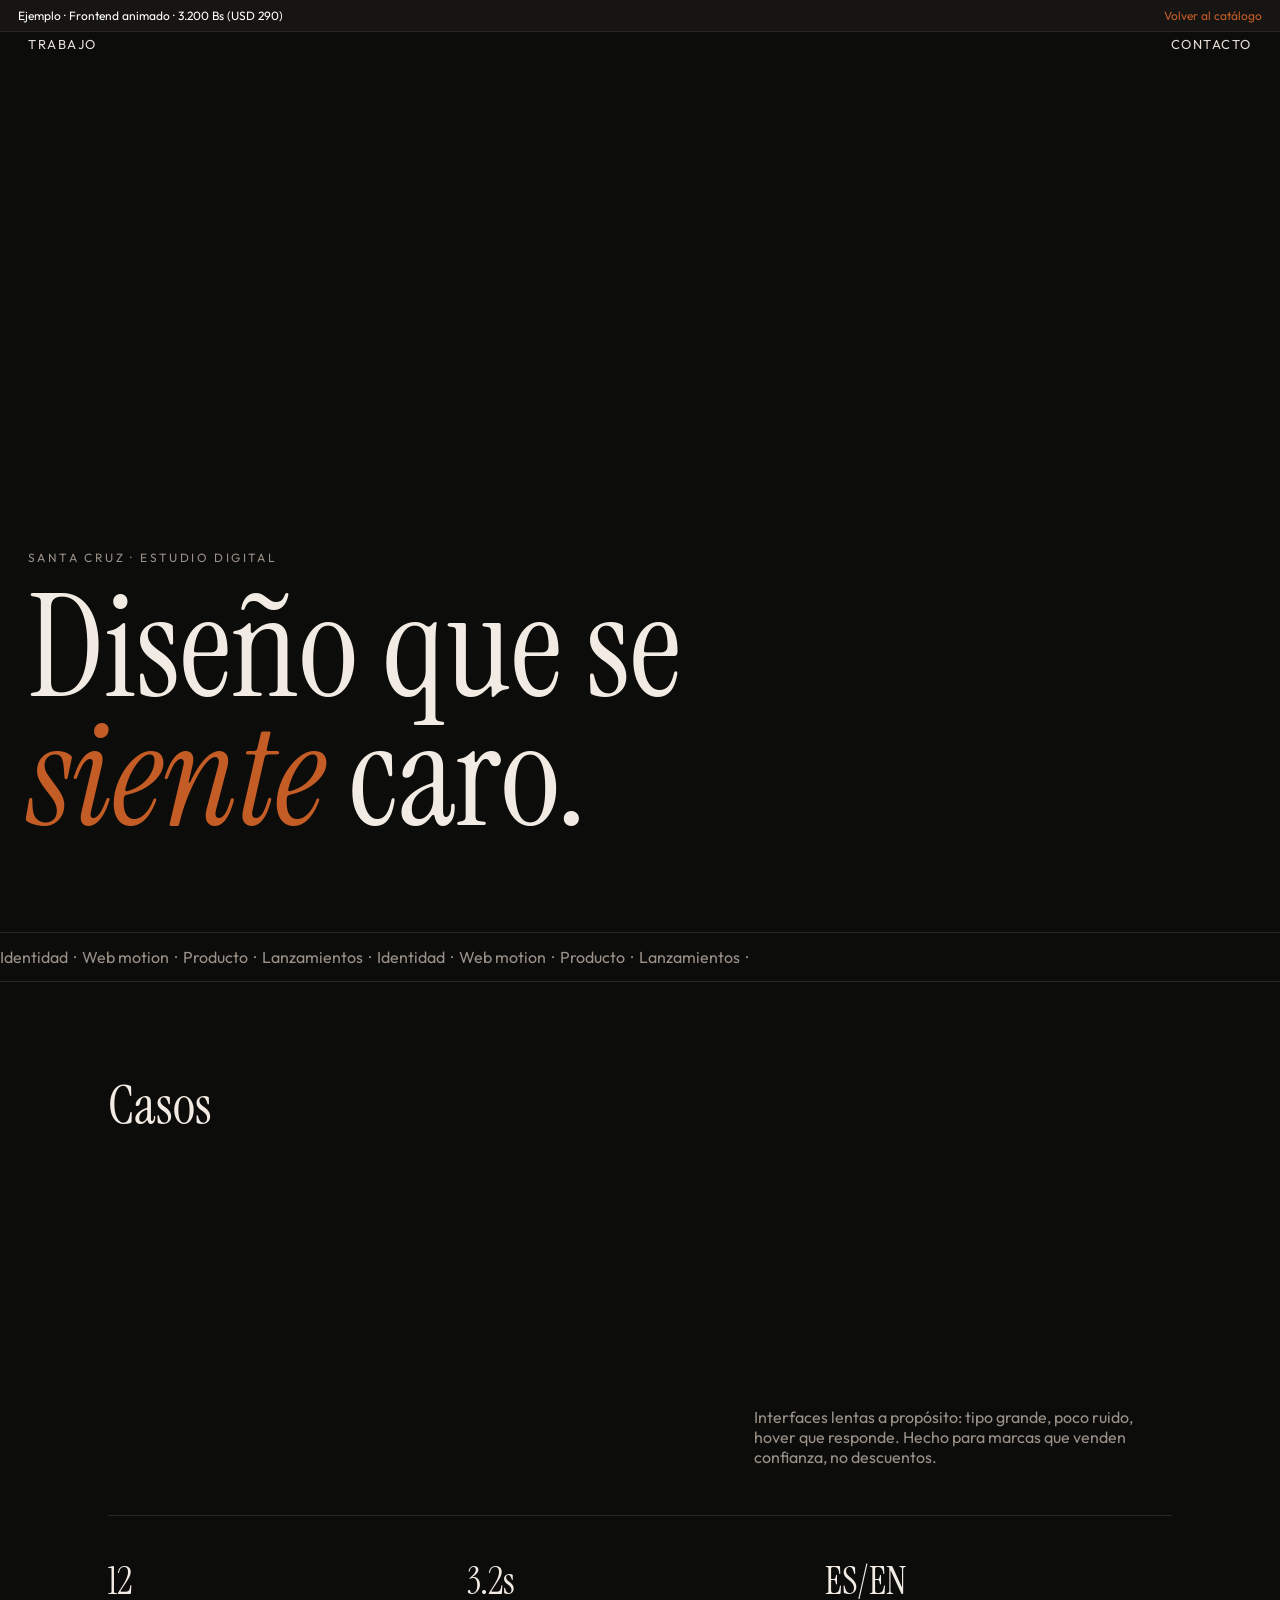
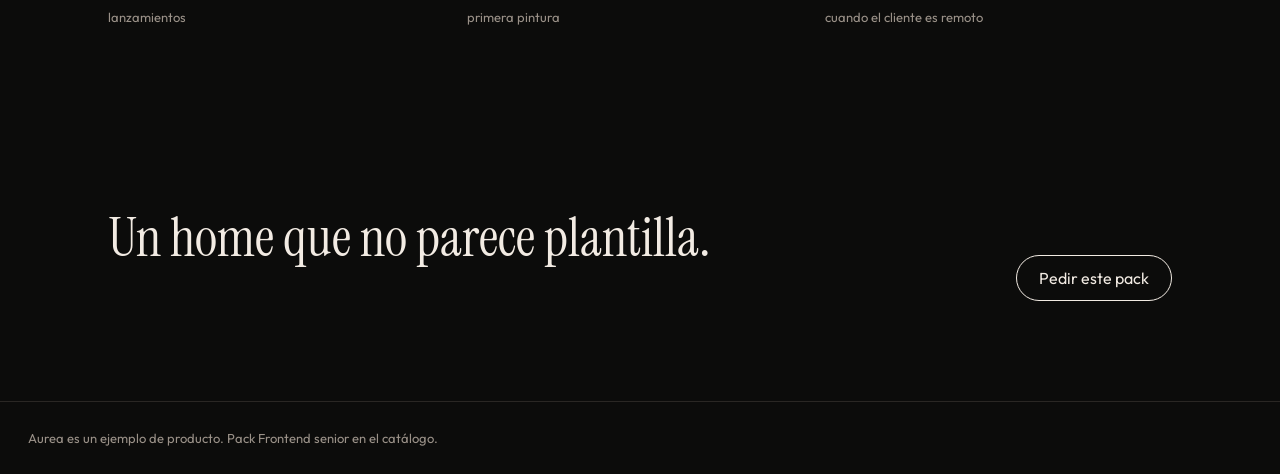
<file: ejemplos/frontend-pro.html>
<!DOCTYPE html>
<html lang="es">
  <head>
    <meta charset="UTF-8" />
    <meta name="viewport" content="width=device-width, initial-scale=1" />
    <meta name="robots" content="noindex" />
    <title>Aurea — Studio</title>
    <link rel="preconnect" href="https://fonts.googleapis.com" />
    <link rel="preconnect" href="https://fonts.gstatic.com" crossorigin />
    <link href="https://fonts.googleapis.com/css2?family=Instrument+Serif:ital@0;1&family=Outfit:wght@300;400;500;600&display=swap" rel="stylesheet" />
    <link rel="stylesheet" href="demo.css" />
    <style>
      :root { --bg:#0c0c0b; --fg:#f2ebe3; --mute:#9a9188; --line:#2a2724; --acc:#c45c26; }
      * { box-sizing: border-box; }
      html { scroll-behavior: smooth; }
      body { margin:0; background:var(--bg); color:var(--fg); font-family:Outfit,sans-serif; overflow-x:hidden; }
      .demo { font-size:12px; padding:8px 18px; display:flex; justify-content:space-between; background:#161513; border-bottom:1px solid var(--line); }
      .demo a { color:var(--acc); }
      nav { position:fixed; inset:36px 0 auto; display:flex; justify-content:space-between; padding:0 28px; z-index:5; mix-blend-mode:difference; }
      nav a { color:var(--fg); text-decoration:none; font-size:13px; letter-spacing:.12em; text-transform:uppercase; }
      .hero { min-height:100vh; display:grid; place-items:end start; padding:12vh 28px 10vh; }
      .hero p { color:var(--mute); letter-spacing:.2em; text-transform:uppercase; font-size:12px; margin:0 0 18px; }
      h1 { font-family:"Instrument Serif",serif; font-weight:400; font-size:clamp(3.2rem,12vw,9rem); line-height:.9; margin:0; max-width:12ch; }
      h1 em { font-style:italic; color:var(--acc); }
      .reveal { opacity:0; transform:translateY(28px); animation:up 1s .15s forwards; }
      @keyframes up { to { opacity:1; transform:none; } }
      .marquee { border-block:1px solid var(--line); overflow:hidden; white-space:nowrap; padding:14px 0; color:var(--mute); }
      .marquee span { display:inline-block; animation:slide 28s linear infinite; }
      @keyframes slide { from { transform:translateX(0); } to { transform:translateX(-50%); } }
      section { padding:88px 28px; width:min(1120px,100%); margin:auto; }
      h2 { font-family:"Instrument Serif",serif; font-size:clamp(2rem,5vw,3.4rem); font-weight:400; margin:0 0 28px; }
      .work { display:grid; gap:18px; }
      @media (min-width:800px) { .work { grid-template-columns:1.2fr .8fr; } }
      .tile { position:relative; min-height:280px; border-radius:4px; overflow:hidden; background:#1a1816; isolation:isolate; }
      .tile:hover .cover { transform:scale(1.06); }
      .cover { position:absolute; inset:0; background:linear-gradient(160deg,#2b211c,#111); transition:transform 1.1s ease; }
      .tile.b .cover { background:linear-gradient(160deg,#1c242b,#111); }
      .tile.c { min-height:220px; }
      .tile span { position:absolute; left:18px; bottom:16px; font-size:14px; }
      .stats { display:grid; grid-template-columns:repeat(3,1fr); gap:12px; border-top:1px solid var(--line); padding-top:40px; }
      .stats b { display:block; font-family:"Instrument Serif",serif; font-size:2.4rem; font-weight:400; }
      .stats span { color:var(--mute); font-size:13px; }
      .cta { display:flex; flex-wrap:wrap; justify-content:space-between; gap:24px; align-items:end; padding-bottom:100px; }
      .btn { display:inline-flex; border:1px solid var(--fg); color:var(--fg); text-decoration:none; padding:12px 22px; border-radius:999px; transition:background .3s,color .3s; }
      .btn:hover { background:var(--fg); color:var(--bg); }
      footer { padding:28px; color:var(--mute); font-size:13px; border-top:1px solid var(--line); }
      @media (prefers-reduced-motion: reduce) {
        .reveal, .marquee span, .cover { animation:none; transform:none; opacity:1; transition:none; }
      }
    </style>
  </head>
  <body>
    <div class="demo">
      <span>Ejemplo · Frontend animado · 3.200 Bs (USD 290)</span>
      <a href="../index.html">Volver al catálogo</a>
    </div>
    <nav>
      <a href="#trabajo">Trabajo</a>
      <a href="#contacto">Contacto</a>
    </nav>
    <header class="hero">
      <div>
        <p class="reveal">Santa Cruz · estudio digital</p>
        <h1 class="reveal">Diseño que se <em>siente</em> caro.</h1>
      </div>
    </header>
    <div class="marquee" aria-hidden="true">
      <span>Identidad &nbsp;·&nbsp; Web motion &nbsp;·&nbsp; Producto &nbsp;·&nbsp; Lanzamientos &nbsp;·&nbsp; Identidad &nbsp;·&nbsp; Web motion &nbsp;·&nbsp; Producto &nbsp;·&nbsp; Lanzamientos &nbsp;·&nbsp;</span>
    </div>
    <section id="trabajo">
      <h2>Casos</h2>
      <div class="work">
        <article class="tile"><div class="cover"></div><span>Hilandería — sitio de taller</span></article>
        <div>
          <article class="tile b c"><div class="cover"></div><span>Norte CRM — panel</span></article>
          <p style="color:var(--mute);margin:18px 0 0;max-width:36ch">Interfaces lentas a propósito: tipo grande, poco ruido, hover que responde. Hecho para marcas que venden confianza, no descuentos.</p>
        </div>
      </div>
      <div class="stats" style="margin-top:48px">
        <div><b data-count="12">0</b><span>lanzamientos</span></div>
        <div><b>3.2s</b><span>primera pintura</span></div>
        <div><b>ES/EN</b><span>cuando el cliente es remoto</span></div>
      </div>
    </section>
    <section class="cta" id="contacto">
      <h2>Un home que no parece plantilla.</h2>
      <a class="btn" href="mailto:diegoarmandosarmientoosinaga@gmail.com">Pedir este pack</a>
    </section>
    <footer>Aurea es un ejemplo de producto. Pack Frontend senior en el catálogo.</footer>
    <script>
      const el = document.querySelector("[data-count]")
      const target = 12
      const reduce = window.matchMedia("(prefers-reduced-motion: reduce)").matches
      if (reduce) el.textContent = String(target)
      else {
        let n = 0
        const tick = () => {
          n += 1
          el.textContent = String(n)
          if (n < target) requestAnimationFrame(tick)
        }
        const io = new IntersectionObserver((entries) => {
          if (entries[0].isIntersecting) { tick(); io.disconnect() }
        })
        io.observe(el)
      }
    </script>
    <script src="embed.js"></script>
  </body>
</html>
</file>
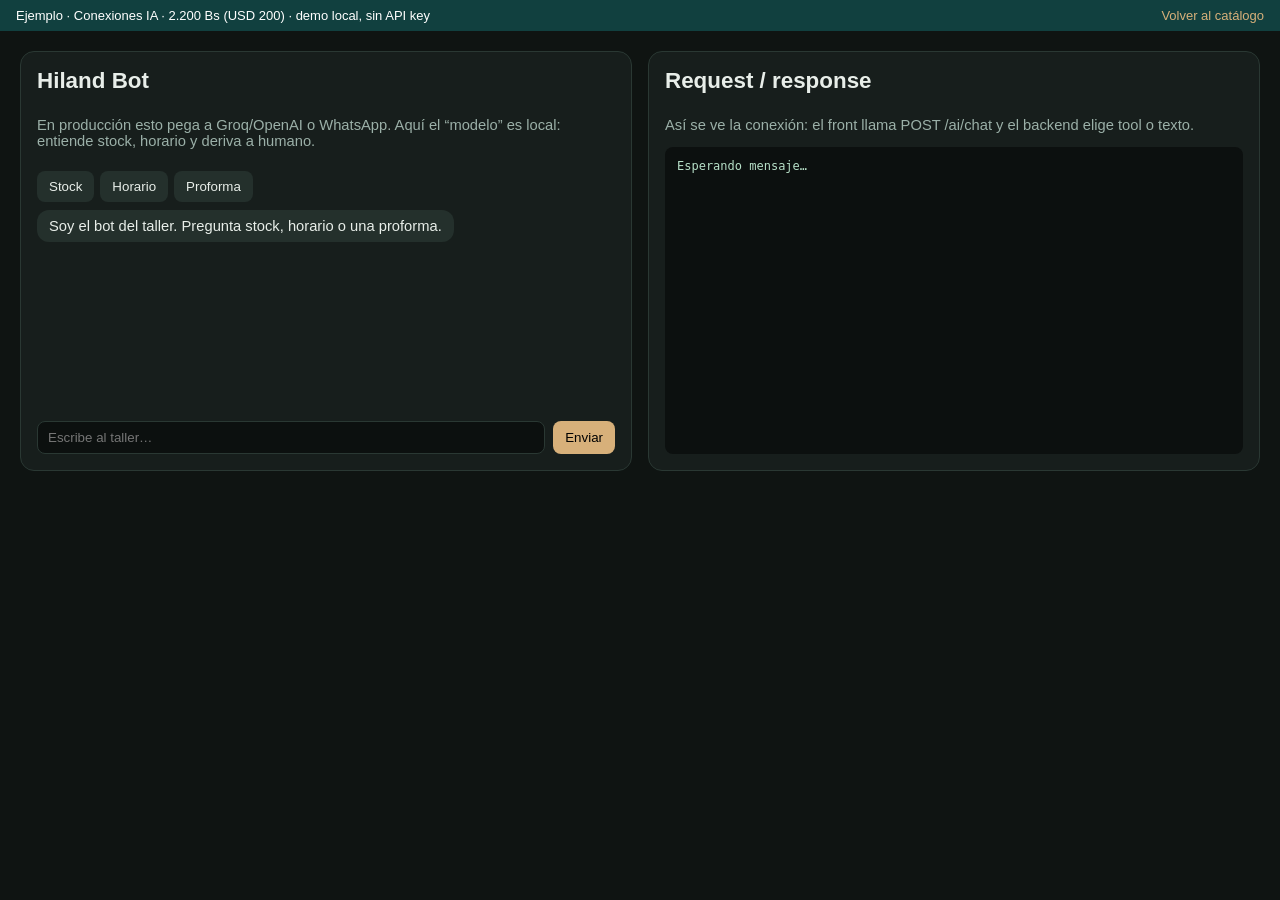
<file: ejemplos/ia.html>
<!DOCTYPE html>
<html lang="es">
  <head>
    <meta charset="UTF-8" />
    <meta name="viewport" content="width=device-width, initial-scale=1" />
    <meta name="robots" content="noindex" />
    <title>Hiland Bot — IA</title>
    <link rel="stylesheet" href="demo.css" />
    <style>
      * { box-sizing: border-box; }
      body { margin:0; font-family:"Segoe UI",sans-serif; background:#0f1412; color:#e8eee9; }
      .demo { background:#11403f; font-size:13px; padding:8px 16px; display:flex; justify-content:space-between; }
      .demo a { color:#d7b07a; }
      main { display:grid; gap:16px; padding:20px; }
      @media (min-width:900px) { main { grid-template-columns:1fr 1fr; } }
      h1 { font-size:1.4rem; margin:0 0 8px; }
      .muted { color:#9bb0a8; font-size:.92rem; }
      .card { background:#171e1c; border:1px solid #2a3833; border-radius:14px; padding:16px; min-height:420px; display:flex; flex-direction:column; }
      .log { font-family:ui-monospace,monospace; font-size:12px; background:#0c100f; padding:12px; border-radius:8px; flex:1; white-space:pre-wrap; color:#b7e0c8; overflow:auto; }
      .chat { flex:1; overflow:auto; display:flex; flex-direction:column; gap:8px; }
      .msg { max-width:80%; padding:8px 12px; border-radius:12px; font-size:.92rem; }
      .msg.user { align-self:flex-end; background:#2f6f62; }
      .msg.bot { align-self:flex-start; background:#24302c; }
      .msg.typing { opacity:.7; font-style:italic; }
      form { display:flex; gap:8px; margin-top:10px; }
      input { flex:1; border-radius:8px; border:1px solid #2a3833; background:#0c100f; color:#fff; padding:8px 10px; }
      button { background:#d7b07a; border:0; border-radius:8px; padding:8px 12px; cursor:pointer; }
      .chips { display:flex; flex-wrap:wrap; gap:6px; margin:8px 0; }
      .chips button { background:#24302c; color:#e8eee9; }
    </style>
  </head>
  <body>
    <div class="demo">
      <span>Ejemplo · Conexiones IA · 2.200 Bs (USD 200) · demo local, sin API key</span>
      <a href="../index.html">Volver al catálogo</a>
    </div>
    <main>
      <section class="card">
        <h1>Hiland Bot</h1>
        <p class="muted">En producción esto pega a Groq/OpenAI o WhatsApp. Aquí el “modelo” es local: entiende stock, horario y deriva a humano.</p>
        <div class="chips">
          <button type="button" data-q="¿Tienen pastillas de freno?">Stock</button>
          <button type="button" data-q="¿Hasta qué hora atienden?">Horario</button>
          <button type="button" data-q="Quiero una proforma">Proforma</button>
        </div>
        <div class="chat" id="chat"></div>
        <form id="form">
          <input id="q" placeholder="Escribe al taller…" autocomplete="off" />
          <button type="submit">Enviar</button>
        </form>
      </section>
      <section class="card">
        <h1>Request / response</h1>
        <p class="muted">Así se ve la conexión: el front llama POST /ai/chat y el backend elige tool o texto.</p>
        <div class="log" id="log">Esperando mensaje…</div>
      </section>
    </main>
    <script>
      const chat = document.getElementById("chat")
      const log = document.getElementById("log")
      const replies = [
        [/freno|pastilla|stock/i, "stock_lookup", "Sí: pastillas delanteras, 3 pares. Bs. 180 el par. ¿Reservo?"],
        [/hora|atiend/i, "hours", "Lun–sáb 8:30–18:00, Equipetrol. Domingos cerrado."],
        [/proforma|cotiz/i, "create_lead", "Te armo la proforma. Nombre y WhatsApp y en 10 min la tienes."],
      ]
      function add(role, text) {
        const el = document.createElement("div")
        el.className = "msg " + role
        el.textContent = text
        chat.appendChild(el)
        chat.scrollTop = chat.scrollHeight
      }
      async function ask(text) {
        add("user", text)
        const hit = replies.find(([re]) => re.test(text))
        const tool = hit ? hit[1] : "fallback"
        const answer = hit ? hit[2] : "Eso se lo paso a un humano del taller. ¿WhatsApp?"
        log.textContent = JSON.stringify({
          endpoint: "POST /ai/chat",
          request: { channel: "web", message: text },
          tool,
          response: { text: answer },
        }, null, 2)
        const wait = document.createElement("div")
        wait.className = "msg bot typing"
        wait.textContent = "escribiendo…"
        chat.appendChild(wait)
        chat.scrollTop = chat.scrollHeight
        await new Promise((r) => setTimeout(r, 650))
        wait.remove()
        add("bot", answer)
      }
      document.getElementById("form").onsubmit = (e) => {
        e.preventDefault()
        const q = document.getElementById("q")
        if (!q.value.trim()) return
        ask(q.value.trim())
        q.value = ""
      }
      document.querySelectorAll("[data-q]").forEach((b) => {
        b.onclick = () => ask(b.dataset.q)
      })
      add("bot", "Soy el bot del taller. Pregunta stock, horario o una proforma.")
    </script>
    <script src="embed.js"></script>
  </body>
</html>
</file>
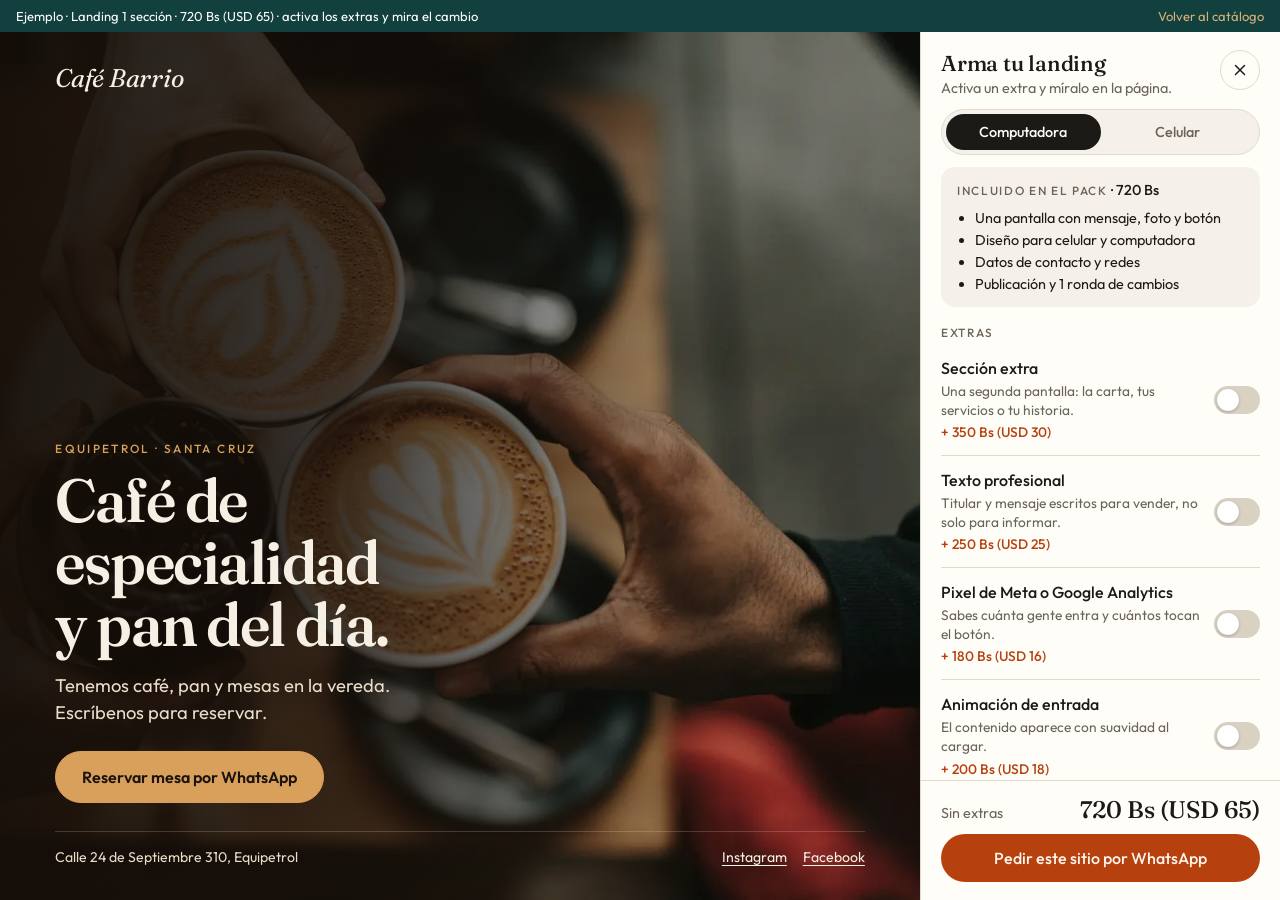
<file: ejemplos/landing-1.html>
<!DOCTYPE html>
<html lang="es">
  <head>
    <meta charset="UTF-8" />
    <meta name="viewport" content="width=device-width, initial-scale=1" />
    <meta name="robots" content="noindex" />
    <title>Café Barrio — Landing de 1 sección</title>
    <link rel="preconnect" href="https://fonts.googleapis.com" />
    <link rel="preconnect" href="https://fonts.gstatic.com" crossorigin />
    <link href="https://fonts.googleapis.com/css2?family=Fraunces:ital,opsz,wght@0,9..144,500;0,9..144,600;1,9..144,500&family=Outfit:wght@400;500;600&display=swap" rel="stylesheet" />
    <link rel="stylesheet" href="demo.css" />
    <link rel="stylesheet" href="extras-panel.css" />
    <link rel="stylesheet" href="landing-1.css" />
  </head>
  <body>
    <div class="demo"><span>Ejemplo · Landing 1 sección · <span data-pack-price>720 Bs</span> · activa los extras y mira el cambio</span><a href="../index.html" target="_top">Volver al catálogo</a></div>

    <div class="page" id="page">
      <section class="hero">
        <header class="topbar rise" style="--i: 0">
          <span class="wordmark">Café Barrio</span>
          <span class="hours" data-extra="openingHours" hidden><i class="dot" id="hours-dot"></i><span><span id="hours-text"></span><span class="hours-detail" id="hours-detail"></span></span></span>
        </header>

        <div class="hero-body">
          <p class="eyebrow rise" style="--i: 1" data-copy data-basic="Equipetrol · Santa Cruz" data-pro="Tostado cada semana en Santa Cruz">Equipetrol · Santa Cruz</p>
          <h1 class="rise" style="--i: 2" data-copy data-basic="Café de especialidad y pan del día." data-pro="El café de la mañana, sin apuro.">Café de especialidad y pan del día.</h1>
          <p class="lead rise" style="--i: 3" data-copy data-basic="Tenemos café, pan y mesas en la vereda. Escríbenos para reservar." data-pro="Granos de Caranavi tostados cada semana y pan que sale del horno a las 7. Reserva tu mesa por WhatsApp y te confirmamos en minutos.">Tenemos café, pan y mesas en la vereda. Escríbenos para reservar.</p>
          <div class="actions rise" style="--i: 4">
            <button class="cta" id="cta" type="button">Reservar mesa por WhatsApp</button>
            <button class="cta cta-ghost" id="call" type="button" data-extra="callButton" hidden>Llamar al local</button>
          </div>
        </div>

        <footer class="contact rise" style="--i: 5">
          <span>Calle 24 de Septiembre 310, Equipetrol</span>
          <span class="social"><a href="#" data-fake>Instagram</a><a href="#" data-fake>Facebook</a></span>
        </footer>
      </section>

      <section class="menu" data-extra="extraSectionFromSecond" hidden>
        <p class="menu-eyebrow">Sección extra</p>
        <h2>La carta de hoy</h2>
        <ul class="menu-list">
          <li><div><strong>Capuchino</strong><span>Doble shot, leche texturizada</span></div><b>18 Bs</b></li>
          <li><div><strong>Pan de masa madre</strong><span>Media hogaza, horneado a las 7</span></div><b>12 Bs</b></li>
          <li><div><strong>Cuñapé recién hecho</strong><span>Porción de cuatro, sale cada hora</span></div><b>8 Bs</b></li>
        </ul>
      </section>

      <section class="map" data-extra="googleMap" hidden>
        <div class="map-copy">
          <h2>Estamos en Equipetrol</h2>
          <p>Calle 24 de Septiembre 310, a media cuadra de la plazuela.</p>
        </div>
        <iframe id="map-frame" title="Mapa de Café Barrio" loading="lazy" referrerpolicy="no-referrer-when-downgrade"></iframe>
      </section>
    </div>

    <script src="embed.js"></script>
    <script type="module" src="landing-1.js"></script>
  </body>
</html>
</file>
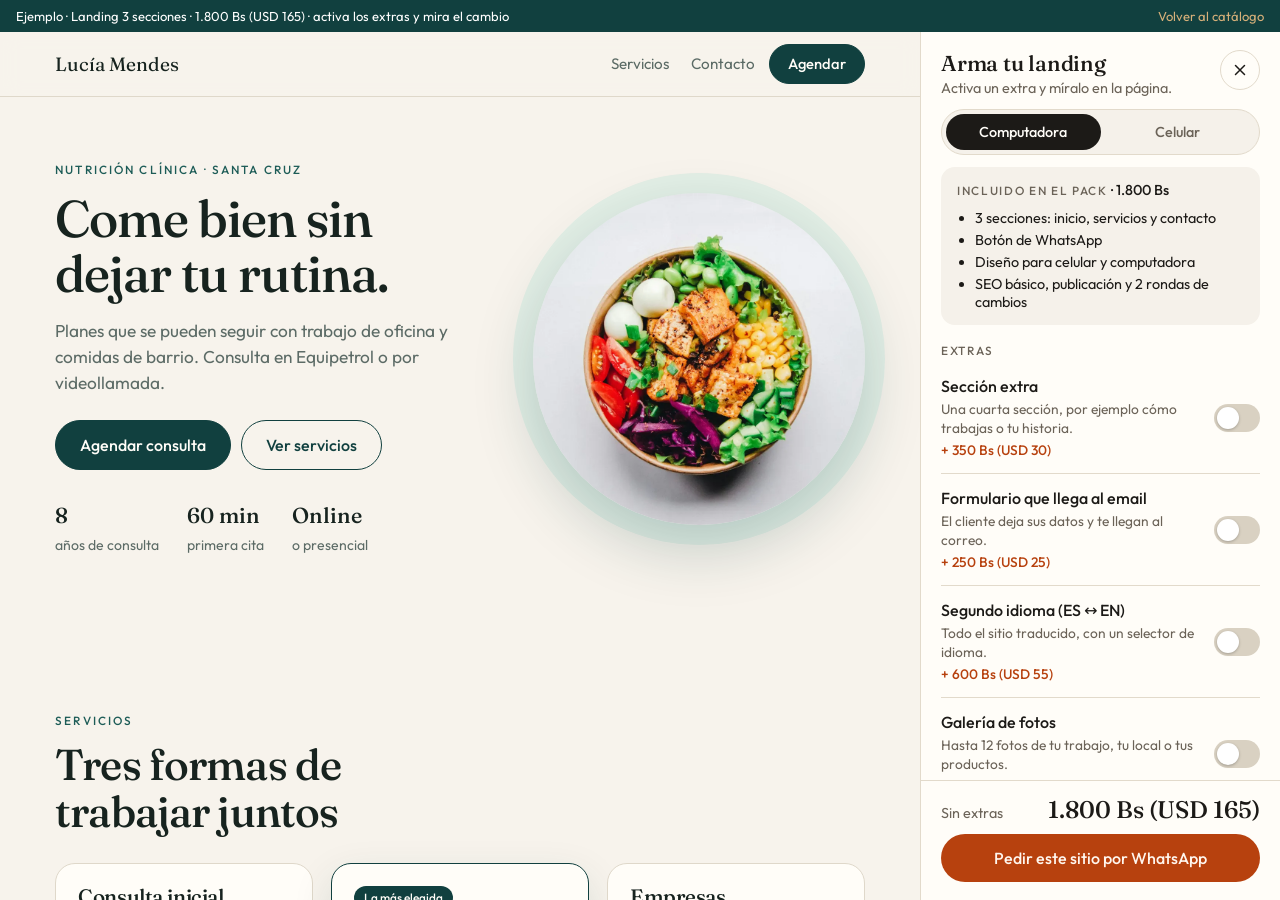
<file: ejemplos/landing-3.html>
<!DOCTYPE html>
<html lang="es">
  <head>
    <meta charset="UTF-8" />
    <meta name="viewport" content="width=device-width, initial-scale=1" />
    <meta name="robots" content="noindex" />
    <title>Lucía Mendes — Landing de 3 secciones</title>
    <link rel="preconnect" href="https://fonts.googleapis.com" />
    <link rel="preconnect" href="https://fonts.gstatic.com" crossorigin />
    <link href="https://fonts.googleapis.com/css2?family=Fraunces:ital,opsz,wght@0,9..144,500;0,9..144,600;1,9..144,500&family=Outfit:wght@400;500;600&display=swap" rel="stylesheet" />
    <link rel="stylesheet" href="demo.css" />
    <link rel="stylesheet" href="extras-panel.css" />
    <link rel="stylesheet" href="landing-3.css" />
  </head>
  <body>
    <div class="demo"><span>Ejemplo · Landing 3 secciones · <span data-pack-price>1.800 Bs</span> · activa los extras y mira el cambio</span><a href="../index.html" target="_top">Volver al catálogo</a></div>

    <div class="page" id="page">
      <header class="nav">
        <a class="brand" href="#inicio" data-goto="inicio">Lucía Mendes</a>
        <nav class="nav-links" aria-label="Secciones">
          <a href="#servicios" data-goto="servicios" data-en="Services">Servicios</a>
          <a href="#metodo" data-goto="metodo" data-extra="extraSection" data-en="Method" hidden>Método</a>
          <a href="#contacto" data-goto="contacto" data-en="Contact">Contacto</a>
        </nav>
        <div class="lang" data-extra="secondLanguagePair" role="group" aria-label="Idioma" hidden>
          <button type="button" data-lang="es" aria-pressed="true">ES</button>
          <button type="button" data-lang="en" aria-pressed="false">EN</button>
        </div>
        <button class="btn btn-small" type="button" data-goto="contacto" data-en="Book">Agendar</button>
      </header>

      <section class="hero" id="inicio">
        <video class="hero-video" id="hero-video" data-extra="heroVideo" muted loop playsinline preload="none" poster="img/lucia-video-poster.webp" hidden></video>
        <div class="hero-copy">
          <p class="eyebrow" data-en="Clinical nutrition · Santa Cruz">Nutrición clínica · Santa Cruz</p>
          <h1 data-en="Eat well without giving up your routine.">Come bien sin dejar tu rutina.</h1>
          <p class="lead" data-en="Plans you can actually follow with an office job and neighbourhood food. In person in Equipetrol or by video call.">Planes que se pueden seguir con trabajo de oficina y comidas de barrio. Consulta en Equipetrol o por videollamada.</p>
          <div class="hero-actions">
            <button class="btn" type="button" data-goto="contacto" data-en="Book a consultation">Agendar consulta</button>
            <button class="btn btn-ghost" type="button" data-goto="servicios" data-en="See services">Ver servicios</button>
          </div>
          <ul class="facts">
            <li><strong>8</strong><span data-en="years of practice">años de consulta</span></li>
            <li><strong>60 min</strong><span data-en="first appointment">primera cita</span></li>
            <li><strong>Online</strong><span data-en="or in person">o presencial</span></li>
          </ul>
        </div>
        <div class="hero-photo" data-without="heroVideo">
          <img src="img/lucia-hero.webp" alt="" width="900" height="900" />
        </div>
      </section>

      <section class="section" id="servicios">
        <p class="eyebrow" data-en="Services">Servicios</p>
        <h2 data-en="Three ways to work together">Tres formas de trabajar juntos</h2>
        <div class="cards">
          <article class="card">
            <h3 data-en="First consultation">Consulta inicial</h3>
            <p data-en="60 minutes to review habits, lab results and goals.">60 minutos para revisar hábitos, laboratorio y objetivos.</p>
            <b>250 Bs</b>
          </article>
          <article class="card card-featured">
            <span class="tag" data-en="Most chosen">La más elegida</span>
            <h3 data-en="4-week plan">Plan 4 semanas</h3>
            <p data-en="Weekly menu, shopping list and follow-up on WhatsApp.">Menú semanal, lista de compras y seguimiento por WhatsApp.</p>
            <b>680 Bs</b>
          </article>
          <article class="card">
            <h3 data-en="Companies">Empresas</h3>
            <p data-en="A 45-minute talk for teams and a group plan.">Charla de 45 minutos para equipos y plan grupal.</p>
            <b data-en="On request">A convenir</b>
          </article>
        </div>
      </section>

      <section class="section section-tint" id="metodo" data-extra="extraSection" hidden>
        <p class="eyebrow" data-en="Extra section">Sección extra</p>
        <h2 data-en="How I work">Cómo trabajo</h2>
        <ol class="steps">
          <li><span>01</span><h3 data-en="We talk">Conversamos</h3><p data-en="Your schedule, what you like and what you can cook.">Tus horarios, lo que te gusta y lo que puedes cocinar.</p></li>
          <li><span>02</span><h3 data-en="I build your plan">Armo tu plan</h3><p data-en="With food you find at the market, no odd ingredients.">Con comida que encuentras en el mercado, sin ingredientes raros.</p></li>
          <li><span>03</span><h3 data-en="We adjust">Ajustamos</h3><p data-en="A weekly check-in to change whatever isn't working.">Un control por semana para cambiar lo que no funcione.</p></li>
        </ol>
      </section>

      <section class="section" id="galeria" data-extra="photoGallery" hidden>
        <p class="eyebrow" data-en="Gallery">Galería</p>
        <h2 data-en="Plates from my patients' plans">Platos de los planes de mis pacientes</h2>
        <div class="gallery">
          <img src="img/lucia-g1.webp" alt="" loading="lazy" width="720" height="540" />
          <img src="img/lucia-g2.webp" alt="" loading="lazy" width="720" height="540" />
          <img src="img/lucia-g3.webp" alt="" loading="lazy" width="720" height="540" />
          <img src="img/lucia-g4.webp" alt="" loading="lazy" width="720" height="540" />
          <img src="img/lucia-g5.webp" alt="" loading="lazy" width="720" height="540" />
          <img src="img/lucia-g6.webp" alt="" loading="lazy" width="720" height="540" />
        </div>
      </section>

      <section class="section section-tint" id="testimonios" data-extra="testimonials" hidden>
        <p class="eyebrow" data-en="Testimonials">Testimonios</p>
        <h2 data-en="What patients say">Lo que dicen los pacientes</h2>
        <div class="quotes">
          <figure><blockquote data-en="“It was the first plan I could keep up with while working all day.”">“Fue el primer plan que pude seguir trabajando todo el día.”</blockquote><figcaption>Andrea R. · <span data-en="4-week plan">Plan 4 semanas</span></figcaption></figure>
          <figure><blockquote data-en="“She didn't take away my salteñas. She taught me when to have them.”">“No me quitó las salteñas. Me enseñó cuándo comerlas.”</blockquote><figcaption>Marco T. · <span data-en="First consultation">Consulta inicial</span></figcaption></figure>
          <figure><blockquote data-en="“The talk for our team was clear and had no lecturing.”">“La charla para el equipo fue clara y sin sermones.”</blockquote><figcaption>Paola V. · <span data-en="Companies">Empresas</span></figcaption></figure>
        </div>
        <p class="fine" data-en="Sample testimonials for the demo.">Testimonios de muestra para la demo.</p>
      </section>

      <section class="section contact" id="contacto">
        <div class="contact-copy">
          <p class="eyebrow" data-en="Contact">Contacto</p>
          <h2 data-en="Book your first appointment">Agenda tu primera cita</h2>
          <p class="lead" data-en="Message me and I'll reply the same day with available times.">Escríbeme y te respondo el mismo día con los horarios libres.</p>
          <button class="btn" id="whatsapp" type="button" data-en="Message on WhatsApp">Escribir por WhatsApp</button>
          <ul class="contact-data">
            <li data-en="Equipetrol, Santa Cruz de la Sierra">Equipetrol, Santa Cruz de la Sierra</li>
            <li data-en="Monday to Friday, 9:00 to 18:00">Lunes a viernes, 9:00 a 18:00</li>
            <li><a href="#" data-fake>Instagram</a> · <a href="#" data-fake>Facebook</a></li>
          </ul>
        </div>

        <div class="contact-tools">
          <form class="tool" id="contact-form" data-extra="formToEmail" novalidate hidden>
            <h3 data-en="Or leave your details">O déjame tus datos</h3>
            <label><span data-en="Name">Nombre</span><input name="name" type="text" autocomplete="name" required /></label>
            <label><span>WhatsApp</span><input name="phone" type="tel" autocomplete="tel" inputmode="tel" required /></label>
            <label><span data-en="What would you like to work on?">¿Qué te gustaría trabajar?</span><textarea name="message" rows="3"></textarea></label>
            <p class="form-error" id="form-error" role="alert" hidden data-en="Name and WhatsApp are required.">Faltan el nombre y el WhatsApp.</p>
            <button class="btn" type="submit" data-en="Send">Enviar</button>
          </form>

          <div class="tool" id="booking" data-extra="bookingCalendar" hidden>
            <h3 data-en="Pick a day and time">Elige día y hora</h3>
            <div class="days" id="booking-days" role="group" aria-label="Día"></div>
            <div class="slots" id="booking-slots" role="group" aria-label="Hora"></div>
            <button class="btn" id="booking-confirm" type="button" disabled data-en="Confirm booking">Confirmar reserva</button>
          </div>
        </div>
      </section>

      <footer class="foot">
        <span>© Lucía Mendes</span>
        <span data-en="Licensed nutritionist · Demo site">Nutricionista colegiada · Sitio de muestra</span>
      </footer>
    </div>

    <script src="embed.js"></script>
    <script type="module" src="landing-3.js"></script>
  </body>
</html>
</file>
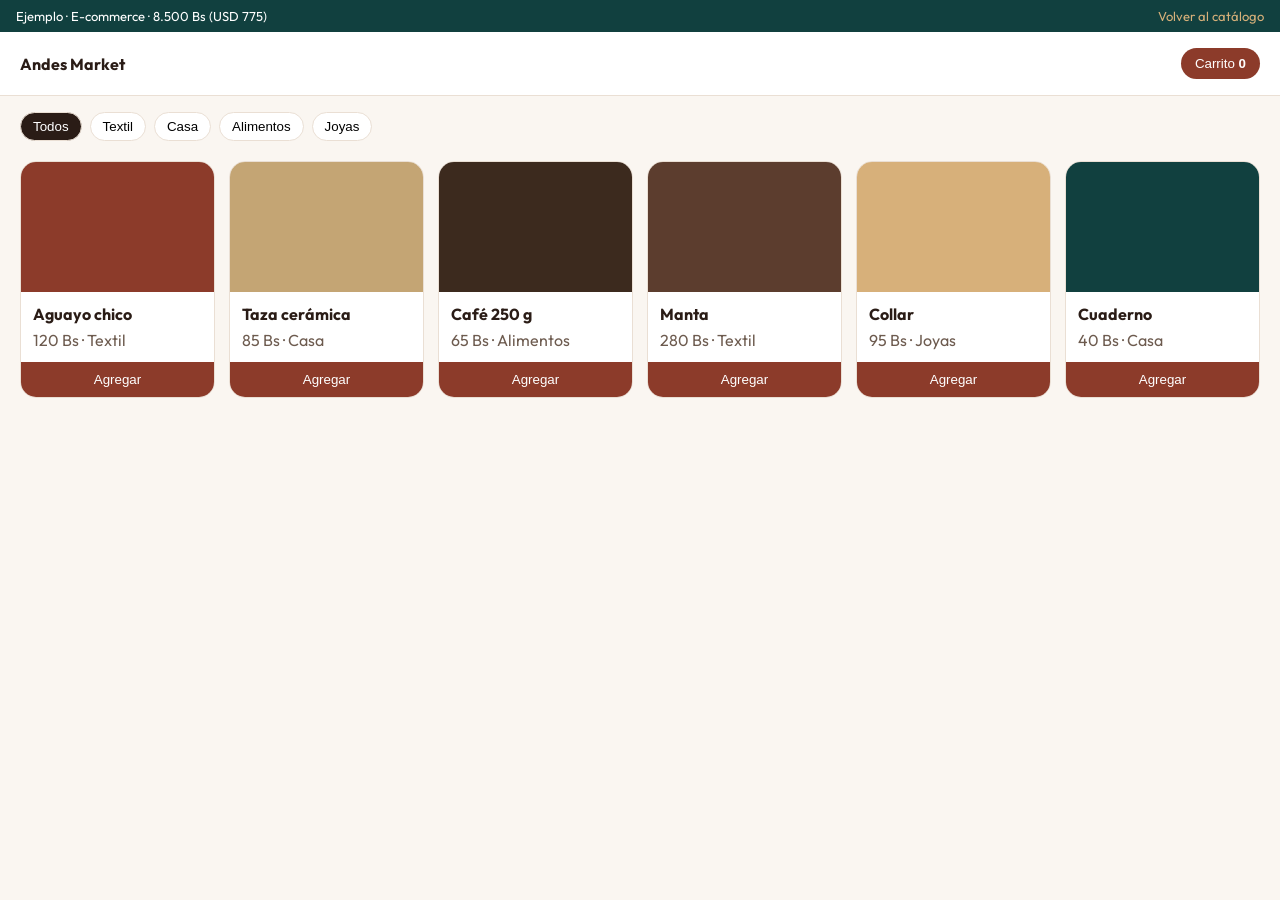
<file: ejemplos/tienda.html>
<!DOCTYPE html>
<html lang="es">
  <head>
    <meta charset="UTF-8" />
    <meta name="viewport" content="width=device-width, initial-scale=1" />
    <meta name="robots" content="noindex" />
    <title>Andes Market</title>
    <link rel="stylesheet" href="demo.css" />
    <link href="https://fonts.googleapis.com/css2?family=Outfit:wght@400;500;600&display=swap" rel="stylesheet" />
    <style>
      body { margin:0; font-family:Outfit,sans-serif; background:#faf6f1; color:#2a1c16; }
      header { display:flex; justify-content:space-between; align-items:center; padding:16px 20px; background:#fff; border-bottom:1px solid #eadfd4; position:sticky; top:0; }
      .cart-btn { background:#8c3b2a; color:#fff; border:0; border-radius:999px; padding:8px 14px; cursor:pointer; }
      .filters { display:flex; gap:8px; padding:16px 20px 0; flex-wrap:wrap; }
      .filters button { border:1px solid #eadfd4; background:#fff; border-radius:999px; padding:6px 12px; cursor:pointer; }
      .filters button.on { background:#2a1c16; color:#fff; }
      .grid { display:grid; grid-template-columns:repeat(auto-fill,minmax(190px,1fr)); gap:14px; padding:20px; }
      .card { background:#fff; border:1px solid #eadfd4; border-radius:16px; overflow:hidden; display:flex; flex-direction:column; }
      .swatch { height:130px; }
      .info { padding:12px; flex:1; }
      .info p { margin:6px 0 0; color:#6d5b4f; }
      .card > button { border:0; background:#8c3b2a; color:#fff; padding:10px; cursor:pointer; }
      .drawer { position:fixed; inset:0 0 0 auto; width:min(360px,100%); background:#fff; box-shadow:none; border-left:1px solid #eadfd4; padding:20px; transform:translateX(100%); transition:transform .25s ease; z-index:30; }
      .drawer.open { transform:none; }
      .line { display:flex; justify-content:space-between; gap:8px; padding:8px 0; border-bottom:1px solid #f0e6dc; font-size:.92rem; }
      .wa { display:inline-block; margin-top:12px; background:#25d366; color:#072; text-decoration:none; padding:10px 14px; border-radius:999px; }
      .empty { color:#8a7b70; }
    </style>
  </head>
  <body>
    <div class="demo"><span>Ejemplo · E-commerce · 8.500 Bs (USD 775)</span><a href="../index.html">Volver al catálogo</a></div>
    <header>
      <strong>Andes Market</strong>
      <button class="cart-btn" id="open" type="button">Carrito <b id="count">0</b></button>
    </header>
    <div class="filters" id="filters"></div>
    <section class="grid" id="products"></section>
    <aside class="drawer" id="drawer">
      <h2>Pedido</h2>
      <div id="list"></div>
      <p>Total: <b id="total">0</b> Bs</p>
      <a class="wa" id="wa" href="#">Pedir por WhatsApp</a>
      <p><button type="button" id="close">Cerrar</button></p>
    </aside>
    <script src="embed.js"></script>
    <script>
      const items = [
        { name: "Aguayo chico", price: 120, color: "#8c3b2a", cat: "Textil" },
        { name: "Taza cerámica", price: 85, color: "#c4a574", cat: "Casa" },
        { name: "Café 250 g", price: 65, color: "#3c2a1e", cat: "Alimentos" },
        { name: "Manta", price: 280, color: "#5c3d2e", cat: "Textil" },
        { name: "Collar", price: 95, color: "#d7b07a", cat: "Joyas" },
        { name: "Cuaderno", price: 40, color: "#11403f", cat: "Casa" },
      ]
      let cat = "Todos"
      const cart = []
      const cats = ["Todos", ...new Set(items.map((i) => i.cat))]
      const filters = document.getElementById("filters")
      cats.forEach((c) => {
        const b = document.createElement("button")
        b.textContent = c
        b.onclick = () => { cat = c; paintFilters(); paintProducts() }
        filters.appendChild(b)
      })
      function paintFilters() {
        [...filters.children].forEach((b) => b.classList.toggle("on", b.textContent === cat))
      }
      function paintProducts() {
        const root = document.getElementById("products")
        root.innerHTML = ""
        items.filter((i) => cat === "Todos" || i.cat === cat).forEach((item) => {
          const el = document.createElement("article")
          el.className = "card"
          el.innerHTML = `<div class="swatch" style="background:${item.color}"></div>
            <div class="info"><strong>${item.name}</strong><p>${item.price} Bs · ${item.cat}</p></div>
            <button type="button">Agregar</button>`
          el.querySelector("button").onclick = () => {
            const found = cart.find((c) => c.name === item.name)
            if (found) found.qty += 1
            else cart.push({ ...item, qty: 1 })
            paintCart()
            document.getElementById("drawer").classList.add("open")
          }
          root.appendChild(el)
        })
      }
      function paintCart() {
        const n = cart.reduce((s, i) => s + i.qty, 0)
        document.getElementById("count").textContent = String(n)
        const total = cart.reduce((s, i) => s + i.price * i.qty, 0)
        document.getElementById("total").textContent = String(total)
        const list = document.getElementById("list")
        if (!cart.length) {
          list.innerHTML = `<p class="empty">El carrito está vacío.</p>`
        } else {
          list.innerHTML = cart.map((i, idx) => `<div class="line">
            <span>${i.name} × ${i.qty}</span>
            <span>${i.price * i.qty} Bs
              <button type="button" data-i="${idx}">Quitar</button>
            </span>
          </div>`).join("")
          list.querySelectorAll("[data-i]").forEach((b) => {
            b.onclick = () => { cart.splice(Number(b.dataset.i), 1); paintCart() }
          })
        }
        const lines = cart.map((i) => `${i.qty}× ${i.name}`).join(", ")
        document.getElementById("wa").href = "https://wa.me/59170000000?text=" + encodeURIComponent("Pedido Andes Market: " + (lines || "vacío") + " — Total " + total + " Bs")
      }
      document.getElementById("open").onclick = () => document.getElementById("drawer").classList.add("open")
      document.getElementById("close").onclick = () => document.getElementById("drawer").classList.remove("open")
      paintFilters(); paintProducts(); paintCart()
    </script>
  </body>
</html>
</file>
<file: assets/css/styles.css>
/* ==========================================================================
   Ofertas Web — catálogo
   Breakpoints: 768px (tablet) y 1024px (escritorio). Son los mismos valores que
   BREAKPOINTS en assets/js/core/environment.js; las media queries no pueden leer
   custom properties, por eso se repiten aquí.
   ========================================================================== */

/* 1. Tokens ---------------------------------------------------------------- */
:root {
  color-scheme: light;
  --bg: #F5F1EA;
  --surface: #FFFDF8;
  --text: #1C1A17;
  --muted: #6B6358;
  --border: #E2DACB;
  --accent: #B7410E;
  --on-accent: #FFF6EE;
  --accent-soft: #F8E6DA;
  --shadow-rgb: 28 26 23;
  --shadow-card: 0 1px 2px rgb(var(--shadow-rgb) / 0.04), 0 14px 36px rgb(var(--shadow-rgb) / 0.08);

  --font-display: Fraunces, ui-serif, Georgia, serif;
  --font-body: Outfit, ui-sans-serif, system-ui, sans-serif;
  --weight-regular: 400;
  --weight-medium: 500;

  --space-1: 0.25rem;
  --space-2: 0.5rem;
  --space-3: 0.75rem;
  --space-4: 1rem;
  --space-5: 1.5rem;
  --space-6: 2rem;
  --space-7: 3rem;
  --space-8: 4.5rem;
  --space-9: 6rem;

  --radius-sm: 8px;
  --radius-md: 14px;
  --radius-lg: 20px;
  --radius-pill: 999px;
  --border-width: 1px;
  --featured-border-width: 1.5px;
  --focus-width: 2px;
  --focus-offset: 3px;
  --control-size: 44px;

  --content-width: 1160px;
  --gutter: 20px;
  --header-height: 68px;
  --shot-ratio: 16 / 10;
  --shot-text: #FFFDF8;
  --iframe-height: 480px;
  --iframe-height-desktop: 640px;

  --duration-fast: 160ms;
  --duration-base: 240ms;
  --duration-slow: 700ms;
  --duration-reveal: 600ms;
  --ease-out: cubic-bezier(0.22, 1, 0.36, 1);
  --reveal-distance: 14px;
  --hover-lift: -1px;
  --hover-zoom: 1.04;
  --float-distance: 5px;
  --float-duration: 5s;
  --marquee-duration: 45s;
  --spotlight-size: 340px;
}

[data-theme="dark"] {
  color-scheme: dark;
  --bg: #0B0D17;
  --surface: #131629;
  --text: #E6E8F2;
  --muted: #9196B3;
  --border: #23274A;
  --accent: #A497FF;
  --on-accent: #120C3A;
  --accent-soft: #1D1F3D;
  --shadow-rgb: 0 0 0;
}

/* 2. Base ------------------------------------------------------------------ */
*,
*::before,
*::after {
  box-sizing: border-box;
}

html {
  scroll-behavior: smooth;
  scroll-padding-top: calc(var(--header-height) + var(--space-4));
  -webkit-text-size-adjust: 100%;
}

body {
  margin: 0;
  overflow-x: clip;
  background-color: var(--bg);
  color: var(--text);
  font-family: var(--font-body);
  font-weight: var(--weight-regular);
  line-height: 1.6;
}

h1,
h2,
h3 {
  margin: 0;
  font-family: var(--font-display);
  font-weight: var(--weight-medium);
  line-height: 1.15;
  letter-spacing: -0.02em;
  text-wrap: balance;
}

p {
  margin: 0;
}

strong,
b,
th,
legend {
  font-weight: var(--weight-medium);
}

a {
  color: inherit;
}

img {
  display: block;
  max-width: 100%;
  height: auto;
}

:focus-visible {
  outline: var(--focus-width) solid var(--accent);
  outline-offset: var(--focus-offset);
}

.visually-hidden {
  position: absolute;
  width: 1px;
  height: 1px;
  margin: -1px;
  padding: 0;
  overflow: hidden;
  clip: rect(0 0 0 0);
  white-space: nowrap;
  border: 0;
}

html.is-theme-changing *,
html.is-theme-changing *::before,
html.is-theme-changing *::after {
  transition:
    background-color var(--theme-transition-duration) ease,
    color var(--theme-transition-duration) ease,
    border-color var(--theme-transition-duration) ease;
}

/* 3. Layout ---------------------------------------------------------------- */
.wrap {
  width: min(var(--content-width), 100% - 2 * var(--gutter));
  margin-inline: auto;
}

.section {
  padding-block: var(--space-8);
}

.section-tight {
  padding-block: var(--space-5);
}

.section-head {
  display: grid;
  gap: var(--space-3);
  max-width: 64ch;
  margin-bottom: var(--space-6);
}

.section-title {
  font-size: clamp(1.75rem, 3.5vw, 2.5rem);
}

.mods-heading {
  margin: 0 0 var(--space-6);
  max-width: 16ch;
  font-family: var(--font-display);
  font-size: clamp(2.4rem, 6vw, 4.4rem);
  font-weight: var(--weight-medium);
  font-style: italic;
  line-height: 1.05;
  letter-spacing: -0.03em;
  text-wrap: balance;
}

.page-title {
  font-size: clamp(2rem, 5vw, 3rem);
}

.section-lead {
  color: var(--muted);
  font-size: 1.05rem;
}

.eyebrow {
  color: var(--accent);
  font-size: 0.8rem;
  font-weight: var(--weight-medium);
  letter-spacing: 0.14em;
  text-transform: uppercase;
}

.button-row {
  display: flex;
  flex-wrap: wrap;
  gap: var(--space-3);
}

/* 4. Botones --------------------------------------------------------------- */
.btn {
  display: inline-flex;
  align-items: center;
  justify-content: center;
  gap: var(--space-2);
  min-height: var(--control-size);
  padding: 0 var(--space-5);
  border: var(--border-width) solid transparent;
  border-radius: var(--radius-pill);
  font: inherit;
  font-weight: var(--weight-medium);
  text-decoration: none;
  cursor: pointer;
  transition: transform var(--duration-fast) var(--ease-out);
}

.btn:hover {
  transform: translateY(var(--hover-lift));
}

.btn-primary {
  background-color: var(--accent);
  color: var(--on-accent);
}

.btn-secondary {
  background-color: transparent;
  color: var(--text);
  border-color: var(--border);
}

.btn-inverse {
  background-color: var(--on-accent);
  color: var(--accent);
}

.btn-outline-inverse {
  background-color: transparent;
  color: var(--on-accent);
  border-color: var(--on-accent);
}

.icon-btn {
  display: inline-grid;
  place-items: center;
  min-width: var(--control-size);
  height: var(--control-size);
  padding: 0 var(--space-2);
  border: var(--border-width) solid var(--border);
  border-radius: var(--radius-pill);
  background-color: var(--surface);
  color: var(--text);
  font: inherit;
  font-weight: var(--weight-medium);
  font-size: 0.9rem;
  cursor: pointer;
}

/* 5. Header ---------------------------------------------------------------- */
.site-header {
  position: sticky;
  top: 0;
  z-index: 40;
  border-bottom: var(--border-width) solid transparent;
  transition:
    background-color var(--duration-base) ease,
    border-color var(--duration-base) ease;
}

.site-header.is-scrolled {
  background-color: var(--bg);
  border-bottom-color: var(--border);
}

.header-bar {
  position: relative;
  display: flex;
  align-items: center;
  gap: var(--space-4);
  min-height: var(--header-height);
}

.brand {
  font-family: var(--font-display);
  font-size: 1.2rem;
  font-weight: var(--weight-medium);
  letter-spacing: -0.02em;
  text-decoration: none;
}

.site-nav {
  position: absolute;
  top: calc(100% + var(--space-2));
  left: 0;
  right: 0;
  display: none;
  padding: var(--space-3);
  border: var(--border-width) solid var(--border);
  border-radius: var(--radius-md);
  background-color: var(--surface);
  box-shadow: var(--shadow-card);
}

.site-nav.is-open {
  display: block;
}

.nav-list {
  display: flex;
  flex-direction: column;
  gap: var(--space-1);
  margin: 0;
  padding: 0;
  list-style: none;
}

.nav-link {
  display: flex;
  padding: var(--space-3);
  border-radius: var(--radius-sm);
  color: var(--muted);
  font-weight: var(--weight-medium);
  text-decoration: none;
}

.nav-link:hover {
  color: var(--text);
}

.nav-quote-item .nav-link {
  color: var(--accent);
}

.header-actions {
  display: flex;
  align-items: center;
  gap: var(--space-2);
  margin-left: auto;
}

.header-quote {
  display: none;
}

/* 6. Hero ------------------------------------------------------------------ */
.hero {
  padding-block: var(--space-7) var(--space-8);
}

.hero-layout {
  display: grid;
  gap: var(--space-7);
  align-items: center;
}

.hero-copy {
  display: grid;
  gap: var(--space-5);
  justify-items: start;
}

.hero-title {
  max-width: 16ch;
  font-size: clamp(2.3rem, 5.4vw, 3.9rem);
}

.hero-lead {
  max-width: 46ch;
  color: var(--muted);
  font-size: 1.15rem;
}

.hero-offer {
  width: 100%;
  max-width: 480px;
  justify-self: center;
}

.hero-offer-float {
  animation: offer-float var(--float-duration) ease-in-out infinite;
}

.offer-card {
  display: grid;
  gap: var(--space-3);
  padding: var(--space-5);
  border: var(--border-width) solid var(--border);
  border-radius: var(--radius-lg);
  background-color: var(--surface);
  box-shadow: var(--shadow-card);
  color: inherit;
  text-decoration: none;
}

.offer-shots {
  position: relative;
  aspect-ratio: 4 / 3;
  margin-bottom: var(--space-2);
}

.offer-shot {
  position: absolute;
  width: 74%;
  overflow: hidden;
  border: var(--border-width) solid var(--border);
  border-radius: var(--radius-md);
  box-shadow: var(--shadow-card);
}

.offer-shot-back {
  top: 0;
  right: 0;
}

.offer-shot-front {
  bottom: 0;
  left: 0;
}

.offer-title {
  font-family: var(--font-display);
  font-size: 1.25rem;
}

.offer-prices {
  display: flex;
  flex-wrap: wrap;
  align-items: baseline;
  gap: var(--space-3);
}

/* 7. Cinta de tecnologías -------------------------------------------------- */
.tech-strip {
  padding-block: var(--space-4);
  border-block: var(--border-width) solid var(--border);
}

.marquee {
  overflow: hidden;
  mask-image: linear-gradient(90deg, transparent, black 10%, black 90%, transparent);
}

.marquee-track {
  display: flex;
  width: max-content;
  animation: marquee-scroll var(--marquee-duration) linear infinite;
}

.marquee-group {
  display: flex;
  gap: var(--space-7);
  margin: 0;
  padding: 0 var(--space-7) 0 0;
  list-style: none;
}

.marquee-item {
  color: var(--muted);
  font-size: 1.05rem;
  font-weight: var(--weight-medium);
  white-space: nowrap;
}

/* 8. Precios y badges ------------------------------------------------------ */
.price-main {
  margin: 0;
  color: var(--accent);
  font-family: var(--font-display);
  font-size: clamp(1.6rem, 3vw, 2rem);
  line-height: 1.1;
}

.price-meta {
  color: var(--muted);
  font-size: 0.92rem;
}

.price-old {
  color: var(--muted);
  font-size: 1rem;
}

.count-value {
  display: inline-block;
  text-align: right;
  font-variant-numeric: tabular-nums;
}

.badge {
  display: inline-flex;
  align-items: center;
  width: fit-content;
  padding: var(--space-1) var(--space-3);
  border-radius: var(--radius-pill);
  background-color: var(--accent-soft);
  color: var(--accent);
  font-family: var(--font-body);
  font-size: 0.78rem;
  font-weight: var(--weight-medium);
  letter-spacing: 0.02em;
  vertical-align: middle;
}

/* 9. Capturas de las demos ------------------------------------------------- */
.shot {
  position: relative;
  aspect-ratio: var(--shot-ratio);
  overflow: hidden;
  background: linear-gradient(160deg, color-mix(in srgb, var(--brand-color) 78%, var(--shot-text)), var(--brand-color));
}

.shot-placeholder {
  position: absolute;
  inset: 0;
  display: grid;
  place-items: center;
  padding: var(--space-4);
  color: var(--shot-text);
  font-family: var(--font-display);
  font-size: clamp(1.1rem, 2.4vw, 1.5rem);
  text-align: center;
}

.shot-image {
  position: absolute;
  inset: 0;
  width: 100%;
  height: 100%;
  object-fit: cover;
  object-position: top;
}

/* 10. Tarjetas ------------------------------------------------------------- */
.card-grid {
  display: grid;
  grid-template-columns: repeat(auto-fill, minmax(min(100%, 300px), 1fr));
  gap: var(--space-5);
}

.card {
  position: relative;
  isolation: isolate;
  display: flex;
  flex-direction: column;
  overflow: hidden;
  border: var(--border-width) solid var(--border);
  border-radius: var(--radius-lg);
  background-color: var(--surface);
  color: inherit;
  text-decoration: none;
}

.card.is-featured {
  border: var(--featured-border-width) solid var(--accent);
}

.card-badge {
  position: absolute;
  top: var(--space-3);
  left: var(--space-3);
  z-index: 1;
  background-color: var(--accent);
  color: var(--on-accent);
}

.card-media {
  overflow: hidden;
  border-bottom: var(--border-width) solid var(--border);
}

.card-media .shot-image,
.card-media .shot-placeholder {
  transition: transform var(--duration-slow) var(--ease-out);
}

.card:hover .card-media .shot-image,
.card:hover .card-media .shot-placeholder {
  transform: scale(var(--hover-zoom));
}

.card-body {
  display: flex;
  flex: 1;
  flex-direction: column;
  gap: var(--space-2);
  padding: var(--space-5);
}

.card-title {
  font-size: 1.25rem;
}

.card-text {
  color: var(--muted);
  font-size: 0.95rem;
}

.card-link {
  display: inline-flex;
  align-items: center;
  gap: var(--space-2);
  margin-top: auto;
  padding-top: var(--space-3);
  color: var(--accent);
  font-weight: var(--weight-medium);
  font-size: 0.95rem;
}

.spotlight::before {
  content: "";
  position: absolute;
  inset: 0;
  z-index: -1;
  background: radial-gradient(var(--spotlight-size) circle at var(--x, 50%) var(--y, 50%), var(--accent-soft), transparent 70%);
  opacity: 0;
  transition: opacity var(--duration-base) ease;
  pointer-events: none;
}

.spotlight:hover::before {
  opacity: 1;
}

.job-price {
  color: var(--accent);
  font-weight: var(--weight-medium);
}

/* 11. Tablas --------------------------------------------------------------- */
.table-scroll {
  max-width: 100%;
  overflow-x: auto;
  border: var(--border-width) solid var(--border);
  border-radius: var(--radius-lg);
  background-color: var(--surface);
}

.data-table {
  width: 100%;
  border-collapse: collapse;
}

.data-table th,
.data-table td {
  padding: var(--space-4) var(--space-5);
  border-bottom: var(--border-width) solid var(--border);
  text-align: left;
  vertical-align: middle;
}

.data-table tbody tr:last-child > * {
  border-bottom: 0;
}

.data-table thead th {
  color: var(--muted);
  font-family: var(--font-body);
  font-size: 0.78rem;
  letter-spacing: 0.08em;
  text-transform: uppercase;
}

.data-table .is-numeric {
  text-align: right;
  white-space: nowrap;
  font-variant-numeric: tabular-nums;
}

.price-bs {
  display: block;
  font-weight: var(--weight-medium);
}

.price-usd {
  display: block;
  color: var(--muted);
  font-size: 0.85rem;
}

.compare-table {
  min-width: 760px;
}

.compare-table tbody th {
  min-width: 200px;
  font-weight: var(--weight-medium);
}

.compare-table tr.is-featured > * {
  background-color: var(--accent-soft);
}

.table-link {
  color: var(--accent);
  font-weight: var(--weight-medium);
  white-space: nowrap;
}

.tip-btn {
  display: inline-grid;
  place-items: center;
  width: 22px;
  height: 22px;
  margin-left: var(--space-2);
  border: var(--border-width) solid var(--border);
  border-radius: 50%;
  background-color: var(--bg);
  color: var(--muted);
  font: inherit;
  font-size: 0.75rem;
  vertical-align: middle;
  cursor: help;
}

.float-tip {
  position: fixed;
  z-index: 60;
  display: none;
  max-width: 240px;
  padding: var(--space-2) var(--space-3);
  border-radius: var(--radius-sm);
  background-color: var(--text);
  color: var(--bg);
  font-size: 0.8rem;
  pointer-events: none;
}

.float-tip.is-visible {
  display: block;
}

/* 12. Modificaciones ------------------------------------------------------- */
.extras-grid {
  display: grid;
  grid-template-columns: repeat(auto-fill, minmax(min(100%, 320px), 1fr));
  gap: var(--space-5);
}

.extras-card {
  display: flex;
  flex-direction: column;
  overflow: hidden;
  border: var(--border-width) solid var(--border);
  border-radius: var(--radius-lg);
  background-color: var(--surface);
}

.extras-card-title {
  padding: var(--space-5) var(--space-5) var(--space-3);
  font-size: 1.2rem;
}

.extras-card .data-table {
  border-top: var(--border-width) solid var(--border);
}

.extras-card-link {
  margin-top: auto;
  padding: 0 var(--space-5) var(--space-5);
  text-decoration: none;
}

/* 13. Cómo trabajo --------------------------------------------------------- */
.steps {
  display: grid;
  gap: var(--space-4);
  margin: 0;
  padding: 0;
  list-style: none;
}

.step {
  display: grid;
  align-content: start;
  gap: var(--space-2);
  padding: var(--space-5);
  border: var(--border-width) solid var(--border);
  border-radius: var(--radius-lg);
  background-color: var(--surface);
}

.step-number {
  color: var(--accent);
  font-family: var(--font-display);
  font-size: 2rem;
  line-height: 1;
}

.step-title {
  font-size: 1.25rem;
}

.step-text {
  color: var(--muted);
}

/* 14. Preguntas frecuentes ------------------------------------------------- */
.faq-list {
  display: grid;
  gap: var(--space-3);
  max-width: 820px;
}

.faq-item {
  border: var(--border-width) solid var(--border);
  border-radius: var(--radius-md);
  background-color: var(--surface);
}

.faq-item summary {
  display: flex;
  align-items: center;
  justify-content: space-between;
  gap: var(--space-4);
  padding: var(--space-4) var(--space-5);
  border-radius: inherit;
  font-weight: var(--weight-medium);
  list-style: none;
  cursor: pointer;
}

.faq-item summary::-webkit-details-marker {
  display: none;
}

.faq-item summary::after {
  content: "";
  flex: 0 0 auto;
  width: 14px;
  height: 14px;
  background:
    linear-gradient(currentColor 0 0) center / 100% 2px no-repeat,
    linear-gradient(currentColor 0 0) center / 2px 100% no-repeat;
  color: var(--accent);
  transition: transform var(--duration-base) var(--ease-out);
}

.faq-item[open] summary::after {
  transform: rotate(45deg);
}

.faq-answer {
  padding: 0 var(--space-5) var(--space-5);
  color: var(--muted);
}

/* 15. Qué no incluye ------------------------------------------------------- */
.excludes {
  display: grid;
  gap: var(--space-4);
  padding: clamp(var(--space-5), 5vw, var(--space-7));
  border-radius: var(--radius-lg);
  background-color: var(--accent-soft);
}

.pack-excludes {
  margin: 0;
}

.excludes-list {
  display: grid;
  grid-template-columns: repeat(auto-fit, minmax(min(100%, 200px), 1fr));
  gap: var(--space-3);
  margin: var(--space-2) 0 0;
  padding: 0;
  list-style: none;
}

.excludes-item {
  display: flex;
  align-items: center;
  gap: var(--space-2);
  font-weight: var(--weight-medium);
}

.excludes-icon {
  display: inline-grid;
  color: var(--accent);
}

/* 16. CTA final ------------------------------------------------------------ */
.cta-box {
  display: grid;
  justify-items: start;
  gap: var(--space-4);
  padding: clamp(var(--space-6), 6vw, var(--space-8));
  border-radius: var(--radius-lg);
  background-color: var(--accent);
  color: var(--on-accent);
}

.cta-lead {
  max-width: 52ch;
  font-size: 1.1rem;
}

.cta-box :focus-visible {
  outline-color: var(--on-accent);
}

/* 17. Footer --------------------------------------------------------------- */
.site-footer {
  padding-block: var(--space-7) var(--space-6);
  border-top: var(--border-width) solid var(--border);
  color: var(--muted);
  font-size: 0.95rem;
}

.footer-grid {
  display: grid;
  gap: var(--space-6);
}

.footer-brand {
  display: grid;
  gap: var(--space-2);
  align-content: start;
}

.footer-brand .brand {
  color: var(--text);
}

.footer-title {
  margin-bottom: var(--space-3);
  color: var(--text);
  font-family: var(--font-body);
  font-size: 0.8rem;
  letter-spacing: 0.12em;
  text-transform: uppercase;
}

.footer-list {
  display: grid;
  gap: var(--space-2);
  margin: 0;
  padding: 0;
  list-style: none;
}

.footer-link {
  text-decoration: none;
  overflow-wrap: anywhere;
}

.footer-link:hover {
  color: var(--text);
}

.lang-switch {
  display: inline-flex;
  gap: var(--space-1);
  padding: var(--space-1);
  border: var(--border-width) solid var(--border);
  border-radius: var(--radius-pill);
}

.lang-switch button {
  min-height: 36px;
  padding: 0 var(--space-4);
  border: 0;
  border-radius: var(--radius-pill);
  background-color: transparent;
  color: var(--muted);
  font: inherit;
  font-weight: var(--weight-medium);
  cursor: pointer;
}

.lang-switch button[aria-pressed="true"] {
  background-color: var(--accent);
  color: var(--on-accent);
}

.footer-bottom {
  display: grid;
  gap: var(--space-2);
  margin-top: var(--space-6);
  padding-top: var(--space-5);
  border-top: var(--border-width) solid var(--border);
  font-size: 0.85rem;
}

/* 18. Ficha del pack ------------------------------------------------------- */
.pack-page {
  display: grid;
  gap: var(--space-7);
  padding-block: var(--space-6) var(--space-8);
}

.breadcrumbs ol {
  display: flex;
  flex-wrap: wrap;
  gap: var(--space-2);
  margin: 0;
  padding: 0;
  color: var(--muted);
  font-size: 0.9rem;
  list-style: none;
}

.breadcrumbs li + li::before {
  content: "/";
  margin-right: var(--space-2);
}

.breadcrumbs a {
  text-decoration: none;
}

.breadcrumbs a:hover {
  color: var(--text);
}

.breadcrumbs [aria-current="page"] {
  color: var(--text);
}

.pack-summary {
  display: grid;
  justify-items: start;
  gap: var(--space-4);
}

.pack-title {
  font-size: clamp(2rem, 5vw, 3.25rem);
}

.pack-price-row {
  display: flex;
  flex-wrap: wrap;
  align-items: baseline;
  gap: var(--space-3);
}

.pack-price-row .price-main {
  font-size: clamp(2rem, 4vw, 2.75rem);
}

.demo-stack {
  display: grid;
  gap: var(--space-5);
}

.browser-frame {
  margin: 0;
  overflow: hidden;
  border: var(--border-width) solid var(--border);
  border-radius: var(--radius-lg);
  background-color: var(--surface);
  box-shadow: var(--shadow-card);
}

.browser-bar {
  display: flex;
  align-items: center;
  gap: var(--space-3);
  padding: var(--space-2) var(--space-4);
  border-bottom: var(--border-width) solid var(--border);
}

.browser-dots {
  display: flex;
  gap: 6px;
}

.browser-dots span {
  width: 10px;
  height: 10px;
  border-radius: 50%;
  background-color: var(--border);
}

.browser-url {
  flex: 1;
  min-width: 0;
  padding: var(--space-1) var(--space-3);
  overflow: hidden;
  border-radius: var(--radius-pill);
  background-color: var(--bg);
  color: var(--muted);
  font-size: 0.85rem;
  text-overflow: ellipsis;
  white-space: nowrap;
}

.browser-open {
  color: var(--accent);
  font-size: 0.9rem;
  font-weight: var(--weight-medium);
  text-decoration: none;
  white-space: nowrap;
}

.browser-frame iframe {
  display: block;
  width: 100%;
  height: var(--iframe-height);
  border: 0;
  background-color: var(--surface);
}

.pack-block {
  display: grid;
  gap: var(--space-4);
}

.block-title {
  font-size: clamp(1.4rem, 3vw, 1.9rem);
}

.check-list {
  display: grid;
  gap: var(--space-3) var(--space-6);
  margin: 0;
  padding: 0;
  list-style: none;
}

.check-list li {
  display: flex;
  align-items: flex-start;
  gap: var(--space-3);
}

.check-icon {
  display: grid;
  flex: 0 0 auto;
  place-items: center;
  width: 24px;
  height: 24px;
  border-radius: 50%;
  background-color: var(--accent-soft);
  color: var(--accent);
}

.check-icon svg {
  width: 14px;
  height: 14px;
}

.facts {
  display: grid;
  gap: var(--space-4);
}

.fact {
  display: grid;
  align-content: start;
  gap: var(--space-2);
  padding: var(--space-5);
  border: var(--border-width) solid var(--border);
  border-radius: var(--radius-lg);
  background-color: var(--surface);
}

.fact-title {
  font-size: 1.2rem;
}

.fact p {
  color: var(--muted);
}

/* 19. Cotizador ------------------------------------------------------------ */
.quote-form {
  display: grid;
  gap: var(--space-5);
  max-width: 780px;
}

.quote-form fieldset {
  display: grid;
  gap: var(--space-3);
  min-width: 0;
  margin: 0;
  padding: var(--space-5);
  border: var(--border-width) solid var(--border);
  border-radius: var(--radius-lg);
  background-color: var(--surface);
}

.quote-form legend {
  padding: 0 var(--space-2);
  font-family: var(--font-display);
  font-size: 1.15rem;
}

.quote-form label {
  display: grid;
  gap: var(--space-2);
  font-size: 0.95rem;
}

.quote-form input[type="text"],
.quote-form select {
  min-height: var(--control-size);
  padding: var(--space-2) var(--space-3);
  border: var(--border-width) solid var(--border);
  border-radius: var(--radius-sm);
  background-color: var(--bg);
  color: var(--text);
  font: inherit;
}

.quote-grid {
  display: grid;
  gap: var(--space-3);
}

.quote-options {
  display: grid;
  gap: var(--space-2);
}

.quote-legend {
  margin-top: var(--space-2);
  font-size: 0.95rem;
  font-weight: var(--weight-medium);
}

.quote-form .quote-option {
  display: flex;
  align-items: flex-start;
  gap: var(--space-3);
  padding: var(--space-3) var(--space-4);
  border: var(--border-width) solid var(--border);
  border-radius: var(--radius-md);
  cursor: pointer;
}

.quote-option input {
  margin-top: var(--space-1);
  accent-color: var(--accent);
}

.quote-option-text {
  display: grid;
  gap: 2px;
}

.quote-option-title {
  font-weight: var(--weight-medium);
}

.quote-option-meta {
  color: var(--muted);
  font-size: 0.88rem;
}

.quote-option:has(:checked) {
  border-color: var(--accent);
  background-color: var(--accent-soft);
}

.quote-total {
  font-size: 1.2rem;
}

.quote-total strong {
  color: var(--accent);
}

.quote-error {
  color: var(--accent);
}

.quote-actions {
  display: flex;
  flex-wrap: wrap;
  gap: var(--space-3);
}

/* 19b. Líneas de packs, proyectos y sobre mí --------------------------------- */
.pack-groups {
  display: grid;
  gap: var(--space-8);
}

.pack-group-head {
  display: grid;
  gap: var(--space-2);
  max-width: 64ch;
  margin-bottom: var(--space-5);
  padding-top: var(--space-5);
  border-top: var(--border-width) solid var(--border);
}

.pack-group-title {
  font-size: clamp(1.4rem, 2.6vw, 1.85rem);
}

.project-grid {
  display: grid;
  gap: var(--space-5);
}

.project-card {
  display: flex;
  flex-direction: column;
  gap: var(--space-3);
  padding: var(--space-5);
  border: var(--border-width) solid var(--border);
  border-radius: var(--radius-lg);
  background-color: var(--surface);
}

.tag-list {
  display: flex;
  flex-wrap: wrap;
  gap: var(--space-2);
  margin: 0;
  padding: 0;
  list-style: none;
}

.tag {
  padding: var(--space-1) var(--space-3);
  border: var(--border-width) solid var(--border);
  border-radius: var(--radius-pill);
  color: var(--muted);
  font-size: 0.8rem;
}

.project-links {
  display: flex;
  flex-wrap: wrap;
  gap: var(--space-2) var(--space-5);
  margin-top: auto;
}

.project-link {
  text-decoration: none;
}

.about {
  display: grid;
  gap: var(--space-6);
  align-items: center;
  padding: var(--space-6);
  border: var(--border-width) solid var(--border);
  border-radius: var(--radius-lg);
  background-color: var(--surface);
}

.about-photo {
  width: min(100%, 240px);
  height: auto;
  aspect-ratio: 1;
  border-radius: var(--radius-lg);
  object-fit: cover;
}

.about-copy {
  display: grid;
  gap: var(--space-4);
  max-width: 62ch;
}

.about-copy p {
  color: var(--muted);
}

/* 20. Botón "Cotizar" fijo en móvil ---------------------------------------- */
.mobile-quote {
  position: fixed;
  left: var(--gutter);
  right: var(--gutter);
  bottom: var(--space-4);
  z-index: 45;
  box-shadow: var(--shadow-card);
  opacity: 0;
  transform: translateY(calc(100% + var(--space-4)));
  pointer-events: none;
  transition:
    opacity var(--duration-base) var(--ease-out),
    transform var(--duration-base) var(--ease-out);
}

.mobile-quote.is-visible {
  opacity: 1;
  transform: none;
  pointer-events: auto;
}

/* 21. Animaciones ---------------------------------------------------------- */
.has-reveal .reveal {
  opacity: 0;
  transform: translateY(var(--reveal-distance));
  transition:
    opacity var(--duration-reveal) var(--ease-out) var(--reveal-delay, 0ms),
    transform var(--duration-reveal) var(--ease-out) var(--reveal-delay, 0ms);
}

.has-reveal .reveal.is-visible {
  opacity: 1;
  transform: none;
}

@keyframes offer-float {
  0%,
  100% {
    transform: translateY(calc(var(--float-distance) * -1));
  }
  50% {
    transform: translateY(var(--float-distance));
  }
}

@keyframes marquee-scroll {
  to {
    transform: translateX(-50%);
  }
}

/* 22. Responsive ----------------------------------------------------------- */
@media (min-width: 768px) {
  .site-nav {
    position: static;
    display: block;
    margin-left: auto;
    padding: 0;
    border: 0;
    background-color: transparent;
    box-shadow: none;
  }

  .nav-list {
    flex-direction: row;
  }

  .nav-link {
    padding: var(--space-2) var(--space-3);
    border-radius: var(--radius-pill);
  }

  .nav-quote-item,
  .menu-btn {
    display: none;
  }

  .header-actions {
    margin-left: 0;
  }

  .header-quote {
    display: inline-flex;
  }

  .steps,
  .facts,
  .check-list,
  .quote-grid {
    grid-template-columns: repeat(2, 1fr);
  }

  .footer-grid {
    grid-template-columns: repeat(2, 1fr);
  }

  .about {
    grid-template-columns: auto 1fr;
    padding: var(--space-7);
  }

  .mobile-quote {
    display: none;
  }
}

@media (min-width: 1024px) {
  .hero-layout {
    grid-template-columns: 1.1fr 0.9fr;
  }

  .hero-offer {
    justify-self: end;
  }

  .steps {
    grid-template-columns: repeat(4, 1fr);
  }

  .project-grid {
    grid-template-columns: repeat(3, 1fr);
  }

  .footer-grid {
    grid-template-columns: 1.4fr repeat(3, 1fr);
  }

  .browser-frame iframe {
    height: var(--iframe-height-desktop);
  }
}

/* 23. Movimiento reducido -------------------------------------------------- */
@media (prefers-reduced-motion: reduce) {
  html {
    scroll-behavior: auto;
  }

  .hero-offer-float,
  .marquee-track {
    animation: none;
  }

  .marquee {
    mask-image: none;
  }

  .marquee-track,
  .marquee-group {
    flex-wrap: wrap;
    justify-content: center;
    width: auto;
  }

  .marquee-group {
    gap: var(--space-3) var(--space-6);
    padding: 0;
  }

  .marquee-group[aria-hidden="true"] {
    display: none;
  }

  .btn,
  .site-header,
  .mobile-quote,
  .spotlight::before,
  .faq-item summary::after,
  .card-media .shot-image,
  .card-media .shot-placeholder {
    transition: none;
  }

  .btn:hover,
  .card:hover .card-media .shot-image,
  .card:hover .card-media .shot-placeholder {
    transform: none;
  }

  .spotlight:hover::before {
    opacity: 0;
  }
}

/* 24. Impresión (cotización a PDF) ----------------------------------------- */
@media print {
  .site-header,
  .site-footer,
  .mobile-quote,
  .no-print {
    display: none;
  }

  body {
    background-color: white;
    color: black;
  }
}
</file>
<file: ejemplos/demo.css>
html.in-iframe .demo { display: none !important; }
.demo {
  background: #11403f;
  color: #fff;
  font-size: 13px;
  padding: 8px 16px;
  display: flex;
  justify-content: space-between;
  gap: 12px;
  flex-wrap: wrap;
  position: relative;
  z-index: 40;
}
.demo a { color: #d7b07a; text-decoration: none; }
</file>
<file: ejemplos/extras-panel.css>
/* Panel de extras compartido por las demos (lo arma extras-panel.js).
   La página de cada demo vive dentro de .stage y se adapta al ancho de .stage con
   container queries, no al de la ventana: así la vista "Celular" muestra el diseño
   móvil real dentro del marco. Cada demo define --stage-bg y sus propios estilos. */

:root {
  --panel-ink: #1c1a17;
  --panel-muted: #6b6358;
  --panel-line: #e2dacb;
  --panel-surface: #fffdf8;
  --panel-soft: #f5f1ea;
  --panel-accent: #b7410e;
  --panel-width: 360px;
  --panel-display: Fraunces, ui-serif, Georgia, serif;
  --panel-body: Outfit, ui-sans-serif, system-ui, sans-serif;
  --backdrop: #120d09;
  --stage-bg: #ffffff;
}

* { box-sizing: border-box; }

html, body { height: 100%; }

body {
  margin: 0;
  display: grid;
  grid-template-rows: auto minmax(0, 1fr);
  overflow: hidden;
  background: var(--backdrop);
  font-family: var(--panel-body);
}

html.in-iframe body { grid-template-rows: minmax(0, 1fr); }

[hidden] { display: none !important; }

button { font: inherit; cursor: pointer; }

/* Área de trabajo: vista previa + panel ------------------------------------ */
.workspace {
  display: grid;
  grid-template-columns: minmax(0, 1fr);
  grid-template-rows: minmax(0, 1fr) auto;
  min-height: 0;
}

.viewport {
  position: relative;
  display: grid;
  place-items: center;
  min-width: 0;
  min-height: 0;
  overflow: hidden;
}

.stage {
  container: stage / size;
  width: 100%;
  height: 100%;
  overflow-x: hidden;
  overflow-y: auto;
  background: var(--stage-bg);
  scroll-behavior: smooth;
}

.viewport.is-phone {
  background:
    radial-gradient(600px 400px at 50% 0%, rgb(255 255 255 / 0.08), transparent),
    var(--backdrop);
}

.viewport.is-phone .stage {
  width: 390px;
  height: min(100% - 40px, 780px);
  border: 10px solid #050403;
  border-radius: 40px;
  box-shadow: 0 30px 80px rgb(0 0 0 / 0.55), 0 0 0 1px rgb(255 255 255 / 0.08);
  scrollbar-width: none;
}

.viewport.is-phone .stage::-webkit-scrollbar { display: none; }

/* Resaltado de la parte que acaba de cambiar */
.flash { animation: flash 1400ms ease-out; }

@keyframes flash {
  0%, 60% { box-shadow: 0 0 0 3px var(--panel-accent), 0 0 0 9px rgb(183 65 14 / 0.25); }
  100% { box-shadow: 0 0 0 3px transparent, 0 0 0 9px transparent; }
}

.toast {
  position: absolute;
  left: 50%;
  bottom: 22px;
  z-index: 5;
  width: max-content;
  max-width: min(90%, 420px);
  margin: 0;
  padding: 12px 18px;
  border-radius: 14px;
  background: var(--panel-surface);
  color: var(--panel-ink);
  box-shadow: 0 12px 40px rgb(0 0 0 / 0.35);
  font-size: 0.92rem;
  text-align: center;
  opacity: 0;
  transform: translate(-50%, 12px);
  pointer-events: none;
  transition: opacity 220ms ease, transform 220ms ease;
}

.toast.is-visible { opacity: 1; transform: translate(-50%, 0); }

/* Panel ---------------------------------------------------------------------- */
.panel {
  display: grid;
  grid-template-rows: auto auto minmax(0, 1fr) auto;
  max-height: 58dvh;
  border-top: 1px solid var(--panel-line);
  border-radius: 20px 20px 0 0;
  background: var(--panel-surface);
  color: var(--panel-ink);
  box-shadow: 0 -18px 50px rgb(0 0 0 / 0.35);
}

.panel :focus-visible,
.fab:focus-visible { outline: 2px solid var(--panel-accent); outline-offset: 3px; }

.panel-head {
  display: flex;
  align-items: start;
  justify-content: space-between;
  gap: 12px;
  padding: 18px 20px 12px;
}

.panel-head h2 {
  margin: 0;
  font-family: var(--panel-display);
  font-size: 1.35rem;
  font-weight: 500;
  letter-spacing: -0.01em;
}

.panel-head p { margin: 2px 0 0; color: var(--panel-muted); font-size: 0.9rem; }

.icon-button {
  display: grid;
  place-items: center;
  flex: none;
  width: 40px;
  height: 40px;
  border: 1px solid var(--panel-line);
  border-radius: 50%;
  background: transparent;
  color: var(--panel-ink);
}

.device {
  display: none;
  margin: 0 20px 12px;
  padding: 4px;
  border: 1px solid var(--panel-line);
  border-radius: 999px;
  background: var(--panel-soft);
}

.device button {
  flex: 1;
  min-height: 36px;
  border: 0;
  border-radius: 999px;
  background: transparent;
  color: var(--panel-muted);
  font-size: 0.9rem;
  font-weight: 500;
}

.device button[aria-pressed="true"] { background: var(--panel-ink); color: var(--panel-surface); }

.panel-scroll { overflow-y: auto; padding: 0 20px 16px; }

.base { padding: 14px 16px; border-radius: 14px; background: var(--panel-soft); }

.base h3,
.extras-title {
  margin: 0;
  font-size: 0.74rem;
  font-weight: 500;
  letter-spacing: 0.14em;
  text-transform: uppercase;
  color: var(--panel-muted);
}

.base h3 span { color: var(--panel-ink); letter-spacing: 0; text-transform: none; font-size: 0.9rem; }

.base ul { display: grid; gap: 4px; margin: 10px 0 0; padding-left: 18px; font-size: 0.9rem; }

.extras-title { margin: 18px 0 4px; }

.extras { margin: 0; padding: 0; list-style: none; }

.extra { border-bottom: 1px solid var(--panel-line); }

.extra:last-child { border-bottom: 0; }

.extra label {
  display: grid;
  grid-template-columns: minmax(0, 1fr) auto;
  align-items: center;
  gap: 4px 14px;
  padding: 14px 0;
  cursor: pointer;
}

.extra-name { font-weight: 500; }

.extra-hint { grid-column: 1; color: var(--panel-muted); font-size: 0.86rem; line-height: 1.35; }

.extra-price { grid-column: 1; color: var(--panel-accent); font-size: 0.86rem; font-weight: 500; }

.switch { grid-column: 2; grid-row: 1 / span 3; position: relative; width: 46px; height: 28px; }

.switch input { position: absolute; inset: 0; margin: 0; opacity: 0; cursor: pointer; }

.switch i {
  position: absolute;
  inset: 0;
  border-radius: 999px;
  background: #d9d1c2;
  transition: background 180ms ease;
  pointer-events: none;
}

.switch i::after {
  content: "";
  position: absolute;
  top: 3px;
  left: 3px;
  width: 22px;
  height: 22px;
  border-radius: 50%;
  background: #fff;
  box-shadow: 0 1px 3px rgb(0 0 0 / 0.25);
  transition: transform 180ms ease;
}

.switch input:checked + i { background: var(--panel-accent); }

.switch input:checked + i::after { transform: translateX(18px); }

.switch input:focus-visible + i { outline: 2px solid var(--panel-accent); outline-offset: 3px; }

/* Pruebas dentro del panel para los extras que no cambian la página */
.proof { margin: 0 0 14px; padding: 12px; border-radius: 12px; background: var(--panel-soft); font-size: 0.84rem; }

.proof-title { margin: 0 0 8px; color: var(--panel-muted); }

.proof-title + .proof-title { margin-top: 12px; }

.panel-foot {
  display: grid;
  gap: 10px;
  padding: 14px 20px 18px;
  border-top: 1px solid var(--panel-line);
  background: var(--panel-surface);
}

.total { display: flex; align-items: baseline; justify-content: space-between; gap: 12px; margin: 0; color: var(--panel-muted); font-size: 0.9rem; }

.total strong { color: var(--panel-ink); font-family: var(--panel-display); font-size: 1.5rem; font-weight: 500; }

.order {
  display: flex;
  align-items: center;
  justify-content: center;
  min-height: 48px;
  border-radius: 999px;
  background: var(--panel-accent);
  color: #fff6ee;
  font-weight: 500;
  text-decoration: none;
}

.reset { border: 0; background: transparent; color: var(--panel-muted); font-size: 0.86rem; text-decoration: underline; text-underline-offset: 3px; }

.fab {
  position: fixed;
  right: 16px;
  bottom: 16px;
  z-index: 30;
  display: inline-flex;
  align-items: center;
  gap: 10px;
  min-height: 52px;
  padding: 0 20px;
  border: 0;
  border-radius: 999px;
  background: var(--panel-surface);
  color: var(--panel-ink);
  box-shadow: 0 12px 40px rgb(0 0 0 / 0.45);
  font-weight: 500;
}

.fab strong { color: var(--panel-accent); font-weight: 600; }

.fab[aria-expanded="true"] { display: none; }

/* Pantallas anchas: el panel va al costado y aparece el selector de pantalla */
@media (min-width: 860px) {
  .workspace {
    grid-template-columns: minmax(0, 1fr) auto;
    grid-template-rows: minmax(0, 1fr);
  }

  .panel {
    width: var(--panel-width);
    max-height: none;
    border-top: 0;
    border-left: 1px solid var(--panel-line);
    border-radius: 0;
    box-shadow: none;
  }

  .device { display: flex; }

  .fab { right: 24px; bottom: 24px; }
}

@media (prefers-reduced-motion: reduce) {
  .stage { scroll-behavior: auto; }
  .flash { animation: none; }
  .toast, .switch i, .switch i::after { transition: none; }
}
</file>
<file: ejemplos/landing-1.css>
/* Café Barrio — landing de 1 sección. El panel y la vista previa están en extras-panel.css. */

:root {
  --espresso: #1b130d;
  --espresso-2: #2a1e15;
  --cream: #f6efe4;
  --cream-2: #e9dcc8;
  --caramel: #d9a05b;
  --ink: #1c1a17;
  --muted: #6b6358;
  --line: #e2dacb;
  --accent: #b7410e;
  --font-display: Fraunces, ui-serif, Georgia, serif;
  --stage-bg: var(--espresso);
}

.page { color: var(--cream); }

.page :focus-visible { outline: 2px solid var(--caramel); outline-offset: 3px; }

.hero {
  position: relative;
  display: flex;
  flex-direction: column;
  min-height: 100cqh;
  padding: 22px 22px 26px;
  background:
    linear-gradient(180deg, rgb(20 13 8 / 0.6) 0%, rgb(20 13 8 / 0.25) 20%, rgb(20 13 8 / 0.86) 46%, rgb(20 13 8 / 0.97) 100%),
    url("img/cafe-barrio-sm.webp") center 30% / cover no-repeat,
    var(--espresso-2);
}

/* Con el panel cerrado, el botón flotante "Ver extras" no debe tapar el contacto. */
.workspace:has(.panel[hidden]) .hero { padding-bottom: 88px; }

.topbar {
  display: flex;
  align-items: center;
  justify-content: space-between;
  gap: 12px;
}

.wordmark {
  font-family: var(--font-display);
  font-style: italic;
  font-size: 1.35rem;
  letter-spacing: -0.01em;
  white-space: nowrap;
}

.hours {
  display: inline-flex;
  align-items: center;
  gap: 8px;
  padding: 6px 12px;
  border: 1px solid rgb(246 239 228 / 0.25);
  border-radius: 999px;
  background: rgb(20 13 8 / 0.55);
  backdrop-filter: blur(6px);
  font-size: 0.82rem;
  white-space: nowrap;
}

.hours-detail { display: none; }

.dot {
  width: 8px;
  height: 8px;
  border-radius: 50%;
  background: #6fcf7f;
}

.dot.is-closed { background: #e08a6a; }

.hero-body {
  margin-top: auto;
  padding-top: 40px;
  max-width: 36rem;
}

.eyebrow {
  margin: 0 0 14px;
  color: var(--caramel);
  font-size: 0.74rem;
  font-weight: 500;
  letter-spacing: 0.2em;
  text-transform: uppercase;
}

h1 {
  margin: 0;
  font-family: var(--font-display);
  font-weight: 600;
  font-size: clamp(2.3rem, 11cqw, 4.6rem);
  line-height: 1.02;
  letter-spacing: -0.025em;
  text-wrap: balance;
}

.lead {
  margin: 16px 0 0;
  max-width: 34ch;
  color: var(--cream-2);
  font-size: 1.05rem;
  line-height: 1.5;
}

.actions {
  display: flex;
  flex-direction: column;
  gap: 10px;
  margin-top: 24px;
}

.cta {
  display: inline-flex;
  align-items: center;
  justify-content: center;
  min-height: 52px;
  padding: 0 26px;
  border: 1px solid var(--caramel);
  border-radius: 999px;
  background: var(--caramel);
  color: var(--espresso);
  font-weight: 600;
  transition: transform 160ms ease, filter 160ms ease;
}

.cta:hover { filter: brightness(1.07); transform: translateY(-1px); }

.cta-ghost {
  border-color: rgb(246 239 228 / 0.45);
  background: transparent;
  color: var(--cream);
}

.contact {
  display: flex;
  flex-wrap: wrap;
  justify-content: space-between;
  gap: 8px 18px;
  margin-top: 28px;
  padding-top: 16px;
  border-top: 1px solid rgb(246 239 228 / 0.18);
  color: var(--cream-2);
  font-size: 0.88rem;
}

.social { display: inline-flex; gap: 16px; }

.social a { color: var(--cream); text-underline-offset: 3px; }

.menu,
.map {
  padding: 44px 22px;
  background: var(--cream);
  color: var(--ink);
}

.menu-eyebrow {
  margin: 0 0 8px;
  color: var(--accent);
  font-size: 0.74rem;
  font-weight: 500;
  letter-spacing: 0.2em;
  text-transform: uppercase;
}

.menu h2,
.map h2 {
  margin: 0;
  font-family: var(--font-display);
  font-weight: 600;
  font-size: clamp(1.7rem, 6cqw, 2.4rem);
  letter-spacing: -0.02em;
}

.menu-list {
  display: grid;
  margin: 20px 0 0;
  padding: 0;
  list-style: none;
}

.menu-list li {
  display: flex;
  align-items: baseline;
  justify-content: space-between;
  gap: 16px;
  padding: 16px 0;
  border-top: 1px solid var(--line);
}

.menu-list strong { display: block; font-weight: 500; font-size: 1.05rem; }

.menu-list span { color: var(--muted); font-size: 0.9rem; }

.menu-list b { font-family: var(--font-display); font-size: 1.15rem; white-space: nowrap; }

.map {
  display: grid;
  gap: 20px;
  background: var(--cream-2);
}

.map p { margin: 8px 0 0; color: var(--muted); }

.map iframe {
  width: 100%;
  height: 260px;
  border: 0;
  border-radius: 16px;
  background: #d8cdb9;
}

@container stage (min-width: 720px) {
  .hero {
    padding: 30px clamp(32px, 6cqw, 72px) 34px;
    background:
      linear-gradient(90deg, rgb(20 13 8 / 0.95) 0%, rgb(20 13 8 / 0.78) 38%, rgb(20 13 8 / 0.15) 78%),
      url("img/cafe-barrio.webp") right center / cover no-repeat,
      var(--espresso-2);
  }

  .wordmark { font-size: 1.6rem; }

  .hours-detail { display: inline; }

  h1 { font-size: clamp(3rem, 6.6cqw, 5.4rem); max-width: 11ch; }

  .lead { font-size: 1.15rem; }

  .actions { flex-direction: row; flex-wrap: wrap; }

  .menu,
  .map { padding: 64px clamp(32px, 6cqw, 72px); }

  .menu-list { max-width: 620px; }

  .map { grid-template-columns: 1fr 1.4fr; align-items: center; }
}

/* Animación de entrada (extra) */
.page.is-animated .rise {
  animation: rise 800ms cubic-bezier(0.22, 1, 0.36, 1) both;
  animation-delay: calc(var(--i) * 110ms);
}

@keyframes rise {
  from { opacity: 0; transform: translateY(22px); }
  to { opacity: 1; transform: none; }
}

/* Pruebas en el panel */
.wa-bubble { overflow: hidden; border-radius: 10px; background: #d9fdd3; color: #111b21; }

.wa-preview { display: grid; grid-template-columns: 76px minmax(0, 1fr); background: #c7efc0; }

.wa-preview img { width: 76px; height: 76px; object-fit: cover; }

.wa-preview div { padding: 8px 10px; min-width: 0; }

.wa-preview strong { display: block; font-weight: 600; overflow: hidden; text-overflow: ellipsis; white-space: nowrap; }

.wa-preview span { color: #54656f; font-size: 0.78rem; }

.wa-link { margin: 0; padding: 6px 10px 8px; color: #027eb5; }

.events { display: grid; gap: 6px; margin: 0; padding: 0; list-style: none; font-family: ui-monospace, Consolas, monospace; font-size: 0.78rem; }

.events li { display: flex; justify-content: space-between; gap: 10px; }

.events time { color: var(--panel-muted); }

@media (prefers-reduced-motion: reduce) {
  .page.is-animated .rise { animation: none; }
  .cta { transition: none; }
}
</file>
<file: ejemplos/landing-3.css>
/* Lucía Mendes — landing de 3 secciones. El panel y la vista previa están en extras-panel.css. */

:root {
  --green: #11403f;
  --green-2: #1d5c57;
  --mint: #e3efe6;
  --sand: #f7f3ec;
  --white: #fffdf8;
  --ink: #17231f;
  --muted: #5c6b66;
  --line: #dfd8ca;
  --peach: #e9a36b;
  --font-display: Fraunces, ui-serif, Georgia, serif;
  --pad: 22px;
  --stage-bg: var(--sand);
  --backdrop: #0d1c1b;
}

.page { color: var(--ink); line-height: 1.5; }

.page :focus-visible { outline: 2px solid var(--green-2); outline-offset: 3px; }

.page h1,
.page h2,
.page h3 { margin: 0; font-family: var(--font-display); font-weight: 500; letter-spacing: -0.02em; line-height: 1.08; }

.page p { margin: 0; }

.page .eyebrow {
  margin-bottom: 12px;
  color: var(--green-2);
  font-size: 0.74rem;
  font-weight: 500;
  letter-spacing: 0.18em;
  text-transform: uppercase;
}

.lead { color: var(--muted); font-size: 1.08rem; }

.btn {
  display: inline-flex;
  align-items: center;
  justify-content: center;
  min-height: 50px;
  padding: 0 24px;
  border: 1px solid var(--green);
  border-radius: 999px;
  background: var(--green);
  color: var(--white);
  font-weight: 500;
  transition: transform 160ms ease, background 160ms ease;
}

.btn:hover { background: var(--green-2); transform: translateY(-1px); }

.btn:disabled { opacity: 0.45; cursor: not-allowed; transform: none; }

.btn-ghost { background: transparent; color: var(--green); }

.btn-ghost:hover { background: var(--mint); }

.btn-small { min-height: 40px; padding: 0 18px; font-size: 0.92rem; }

/* Navegación ----------------------------------------------------------------- */
.nav {
  position: sticky;
  top: 0;
  z-index: 10;
  display: flex;
  align-items: center;
  gap: 14px;
  padding: 12px var(--pad);
  border-bottom: 1px solid var(--line);
  background: rgb(247 243 236 / 0.92);
  backdrop-filter: blur(10px);
}

.brand { margin-right: auto; color: var(--ink); font-family: var(--font-display); font-size: 1.2rem; text-decoration: none; white-space: nowrap; }

.nav-links { display: none; gap: 22px; }

.nav-links a { color: var(--muted); text-decoration: none; font-size: 0.95rem; }

.nav-links a:hover { color: var(--ink); }

.lang { display: inline-flex; padding: 3px; border: 1px solid var(--line); border-radius: 999px; }

.lang button { min-width: 38px; min-height: 32px; border: 0; border-radius: 999px; background: transparent; color: var(--muted); font-size: 0.82rem; font-weight: 500; }

.lang button[aria-pressed="true"] { background: var(--green); color: var(--white); }

/* Inicio --------------------------------------------------------------------- */
.hero {
  position: relative;
  display: grid;
  gap: 28px;
  padding: 36px var(--pad) 44px;
  overflow: hidden;
}

.hero h1 { font-size: clamp(2.3rem, 10cqw, 4.2rem); text-wrap: balance; }

.hero .lead { margin-top: 16px; max-width: 40ch; }

.hero-actions { display: flex; flex-wrap: wrap; gap: 10px; margin-top: 24px; }

.facts { display: flex; flex-wrap: wrap; gap: 14px 28px; margin: 30px 0 0; padding: 0; list-style: none; }

.facts strong { display: block; font-family: var(--font-display); font-size: 1.35rem; font-weight: 500; }

.facts span { color: var(--muted); font-size: 0.88rem; }

.hero-photo { position: relative; isolation: isolate; max-width: 420px; justify-self: center; }

.hero-photo img { display: block; width: 100%; height: auto; border-radius: 50%; box-shadow: 0 24px 60px rgb(17 64 63 / 0.22); }

.hero-photo::before {
  content: "";
  position: absolute;
  inset: -6%;
  z-index: -1;
  border-radius: 50%;
  background: var(--mint);
}

/* Video de fondo (extra): el inicio pasa a pantalla completa con texto claro. */
.hero-video { position: absolute; inset: 0; width: 100%; height: 100%; object-fit: cover; }

.hero.has-video { min-height: min(82cqh, 720px); align-content: end; color: var(--white); }

.hero.has-video::after {
  content: "";
  position: absolute;
  inset: 0;
  background: linear-gradient(180deg, rgb(13 40 39 / 0.45), rgb(13 40 39 / 0.88));
}

.hero.has-video .hero-copy { position: relative; z-index: 1; }

.hero.has-video .eyebrow { color: var(--peach); }

.hero.has-video .lead,
.hero.has-video .facts span { color: rgb(255 253 248 / 0.82); }

.hero.has-video .btn { border-color: var(--white); background: var(--white); color: var(--green); }

.hero.has-video .btn-ghost { background: transparent; color: var(--white); }

/* Secciones ------------------------------------------------------------------ */
.section { padding: 52px var(--pad); scroll-margin-top: 64px; }

.section-tint { background: var(--mint); }

.section h2 { font-size: clamp(1.8rem, 6.5cqw, 2.7rem); max-width: 18ch; text-wrap: balance; }

.cards,
.steps,
.quotes { display: grid; gap: 14px; margin: 28px 0 0; padding: 0; list-style: none; }

.card {
  position: relative;
  display: grid;
  align-content: start;
  gap: 8px;
  padding: 22px;
  border: 1px solid var(--line);
  border-radius: 20px;
  background: var(--white);
}

.card h3 { font-size: 1.3rem; }

.card p { color: var(--muted); }

.card b { margin-top: 10px; font-family: var(--font-display); font-size: 1.4rem; font-weight: 500; color: var(--green); }

.card-featured { border-color: var(--green); box-shadow: 0 14px 40px rgb(17 64 63 / 0.12); }

.tag { width: fit-content; padding: 3px 10px; border-radius: 999px; background: var(--green); color: var(--white); font-size: 0.74rem; font-weight: 500; }

.steps li { padding: 22px; border-radius: 20px; background: var(--white); }

.steps span { color: var(--peach); font-family: var(--font-display); font-size: 1.6rem; }

.steps h3 { margin: 6px 0; font-size: 1.25rem; }

.steps p { color: var(--muted); }

.gallery { display: grid; grid-template-columns: repeat(2, 1fr); gap: 10px; margin-top: 28px; }

.gallery img { display: block; width: 100%; height: auto; aspect-ratio: 4 / 3; border-radius: 16px; object-fit: cover; }

.quotes figure { margin: 0; padding: 22px; border-radius: 20px; background: var(--white); }

.quotes blockquote { margin: 0; font-family: var(--font-display); font-size: 1.2rem; line-height: 1.3; }

.quotes figcaption { margin-top: 14px; color: var(--muted); font-size: 0.9rem; }

.page .fine { margin-top: 14px; color: var(--muted); font-size: 0.8rem; }

/* Contacto ------------------------------------------------------------------- */
.contact { display: grid; gap: 28px; background: var(--white); border-top: 1px solid var(--line); }

.contact .lead { margin: 14px 0 22px; max-width: 38ch; }

.contact-data { display: grid; gap: 6px; margin: 24px 0 0; padding: 0; list-style: none; color: var(--muted); font-size: 0.95rem; }

.contact-data a { color: var(--green); }

.contact-tools { display: grid; gap: 14px; align-content: start; }

.tool { display: grid; gap: 12px; padding: 22px; border: 1px solid var(--line); border-radius: 20px; background: var(--sand); }

.tool h3 { font-size: 1.25rem; }

.tool label { display: grid; gap: 5px; font-size: 0.9rem; font-weight: 500; }

.tool input,
.tool textarea {
  width: 100%;
  padding: 11px 13px;
  border: 1px solid var(--line);
  border-radius: 12px;
  background: var(--white);
  color: var(--ink);
  font: inherit;
  font-weight: 400;
}

.form-error { color: #a5391a; font-size: 0.9rem; }

.days,
.slots { display: flex; flex-wrap: wrap; gap: 8px; }

.days button,
.slots button {
  min-height: 44px;
  padding: 6px 14px;
  border: 1px solid var(--line);
  border-radius: 12px;
  background: var(--white);
  color: var(--ink);
  font-size: 0.9rem;
  line-height: 1.15;
}

.days button small { display: block; color: var(--muted); font-size: 0.74rem; text-transform: capitalize; }

.days button[aria-pressed="true"],
.slots button[aria-pressed="true"] { border-color: var(--green); background: var(--green); color: var(--white); }

.days button[aria-pressed="true"] small { color: rgb(255 253 248 / 0.8); }

.foot {
  display: flex;
  flex-wrap: wrap;
  justify-content: space-between;
  gap: 6px 18px;
  padding: 20px var(--pad);
  background: var(--green);
  color: rgb(255 253 248 / 0.8);
  font-size: 0.85rem;
}

/* Con el panel cerrado, el botón flotante "Ver extras" no debe tapar el pie. */
.workspace:has(.panel[hidden]) .foot { padding-bottom: 84px; }

/* Pruebas en el panel */
.serp { padding: 10px 12px; border-radius: 10px; background: #fff; font-family: Arial, sans-serif; }

.serp-url { color: #4d5156; font-size: 0.74rem; }

.serp-title { color: #1a0dab; font-size: 1rem; line-height: 1.25; }

.serp-text { color: #4d5156; font-size: 0.8rem; line-height: 1.35; }

.serp.is-weak { opacity: 0.6; }

.mail { border-radius: 10px; background: #fff; overflow: hidden; }

.mail-head { padding: 8px 12px; border-bottom: 1px solid var(--panel-line); color: var(--panel-muted); font-size: 0.78rem; }

.mail-head strong { display: block; color: var(--panel-ink); font-size: 0.88rem; }

.mail-body { margin: 0; padding: 10px 12px; white-space: pre-wrap; font-family: inherit; font-size: 0.82rem; }

@container stage (min-width: 720px) {
  .page { --pad: clamp(32px, 6cqw, 80px); }

  .nav-links { display: flex; }

  .hero { grid-template-columns: 1.15fr 0.85fr; align-items: center; padding-block: 64px 72px; }

  .hero.has-video { grid-template-columns: 1fr; padding-block: 64px; }

  .hero.has-video .hero-copy { max-width: 620px; }

  .hero h1 { font-size: clamp(2.8rem, 5.6cqw, 4.6rem); }

  .section { padding-block: 84px; }

  .cards,
  .steps,
  .quotes { grid-template-columns: repeat(3, 1fr); gap: 18px; }

  .gallery { grid-template-columns: repeat(3, 1fr); gap: 14px; }

  .contact { grid-template-columns: 1fr 1fr; gap: 48px; }
}

@media (prefers-reduced-motion: reduce) {
  .btn { transition: none; }
}
</file>
